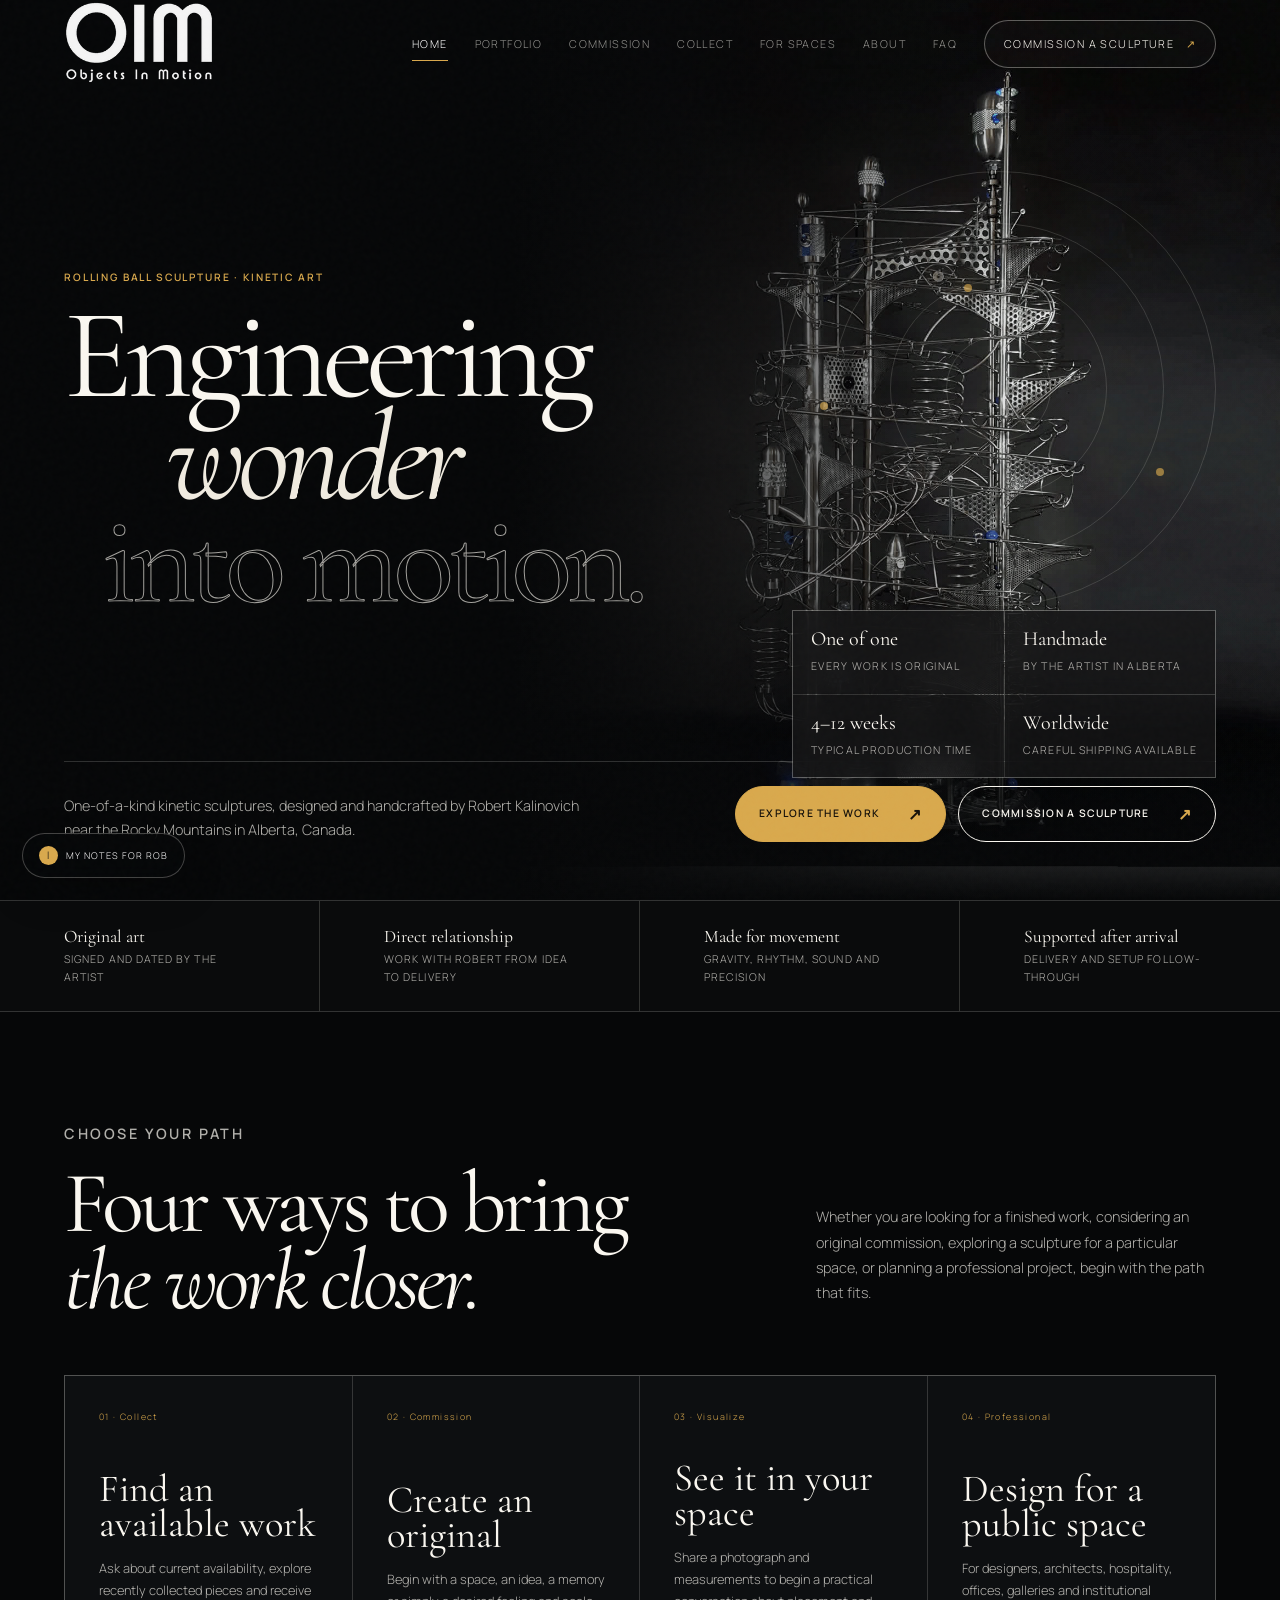
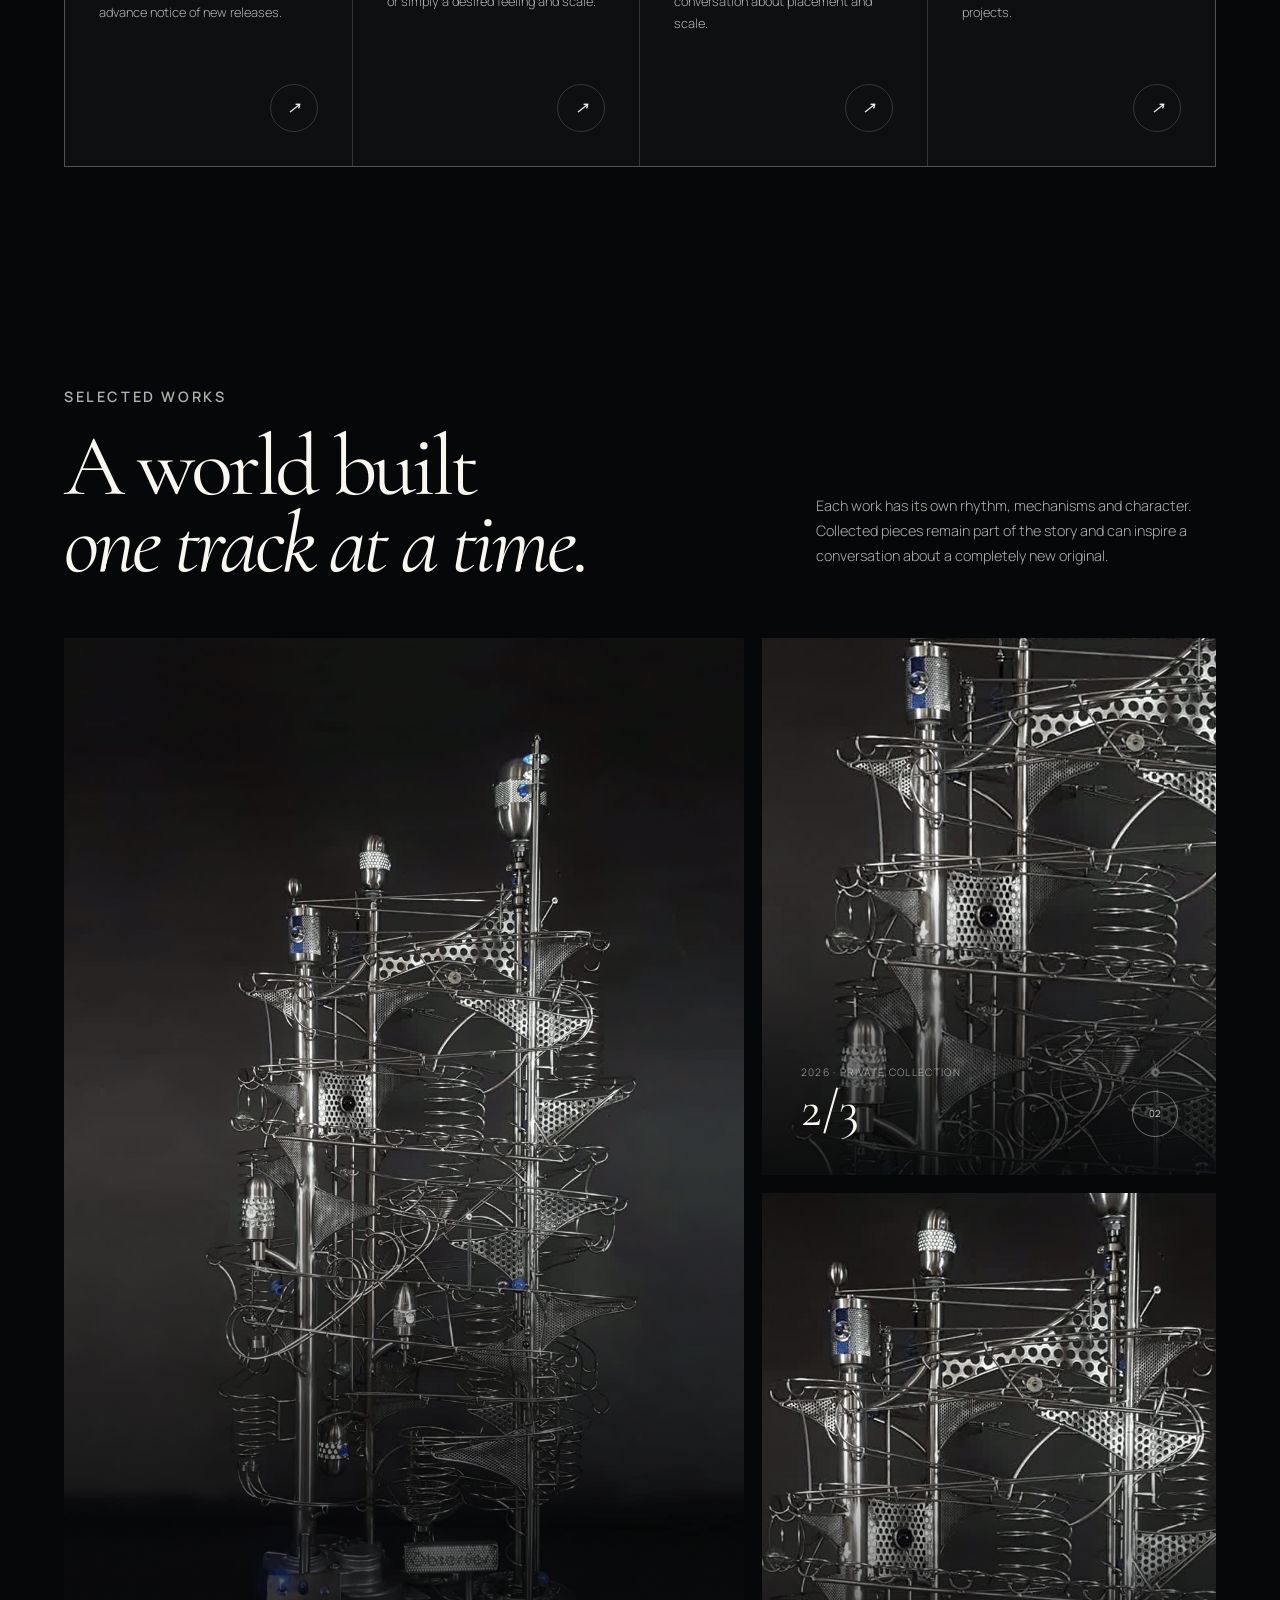
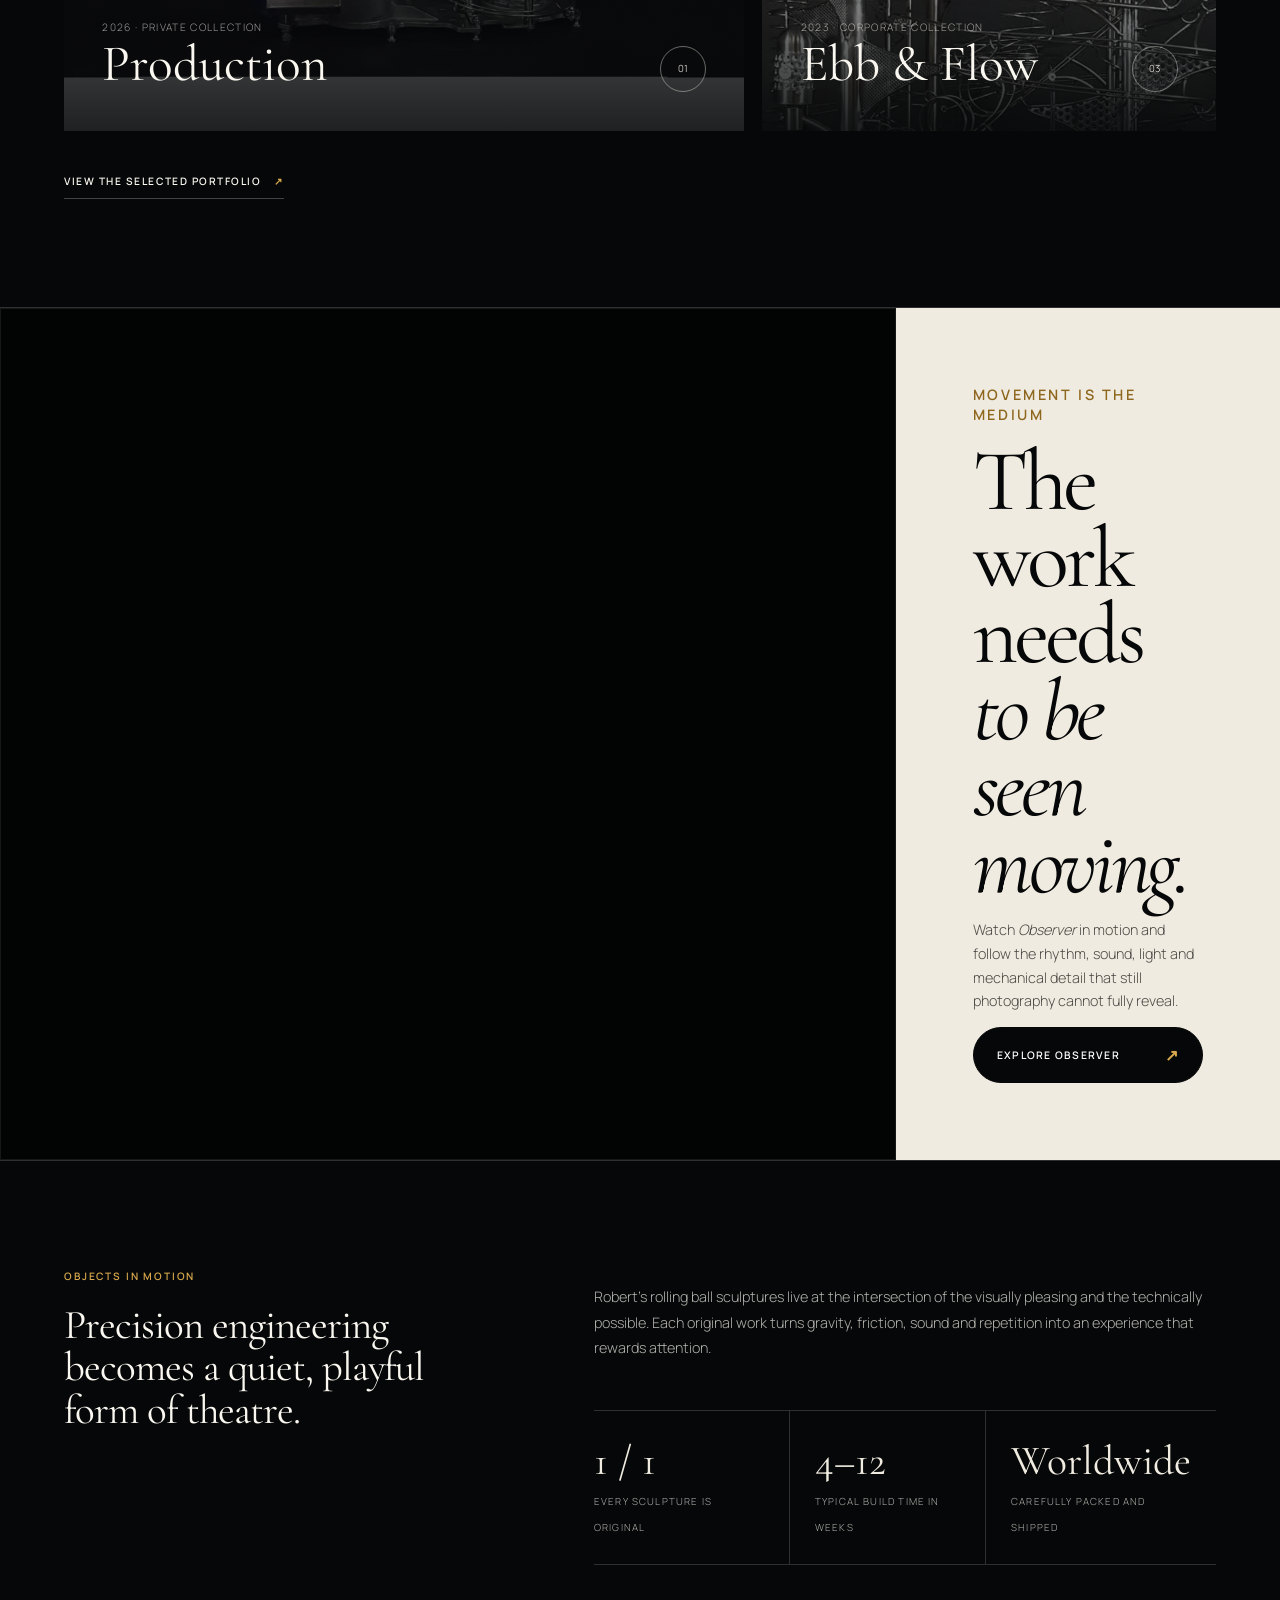
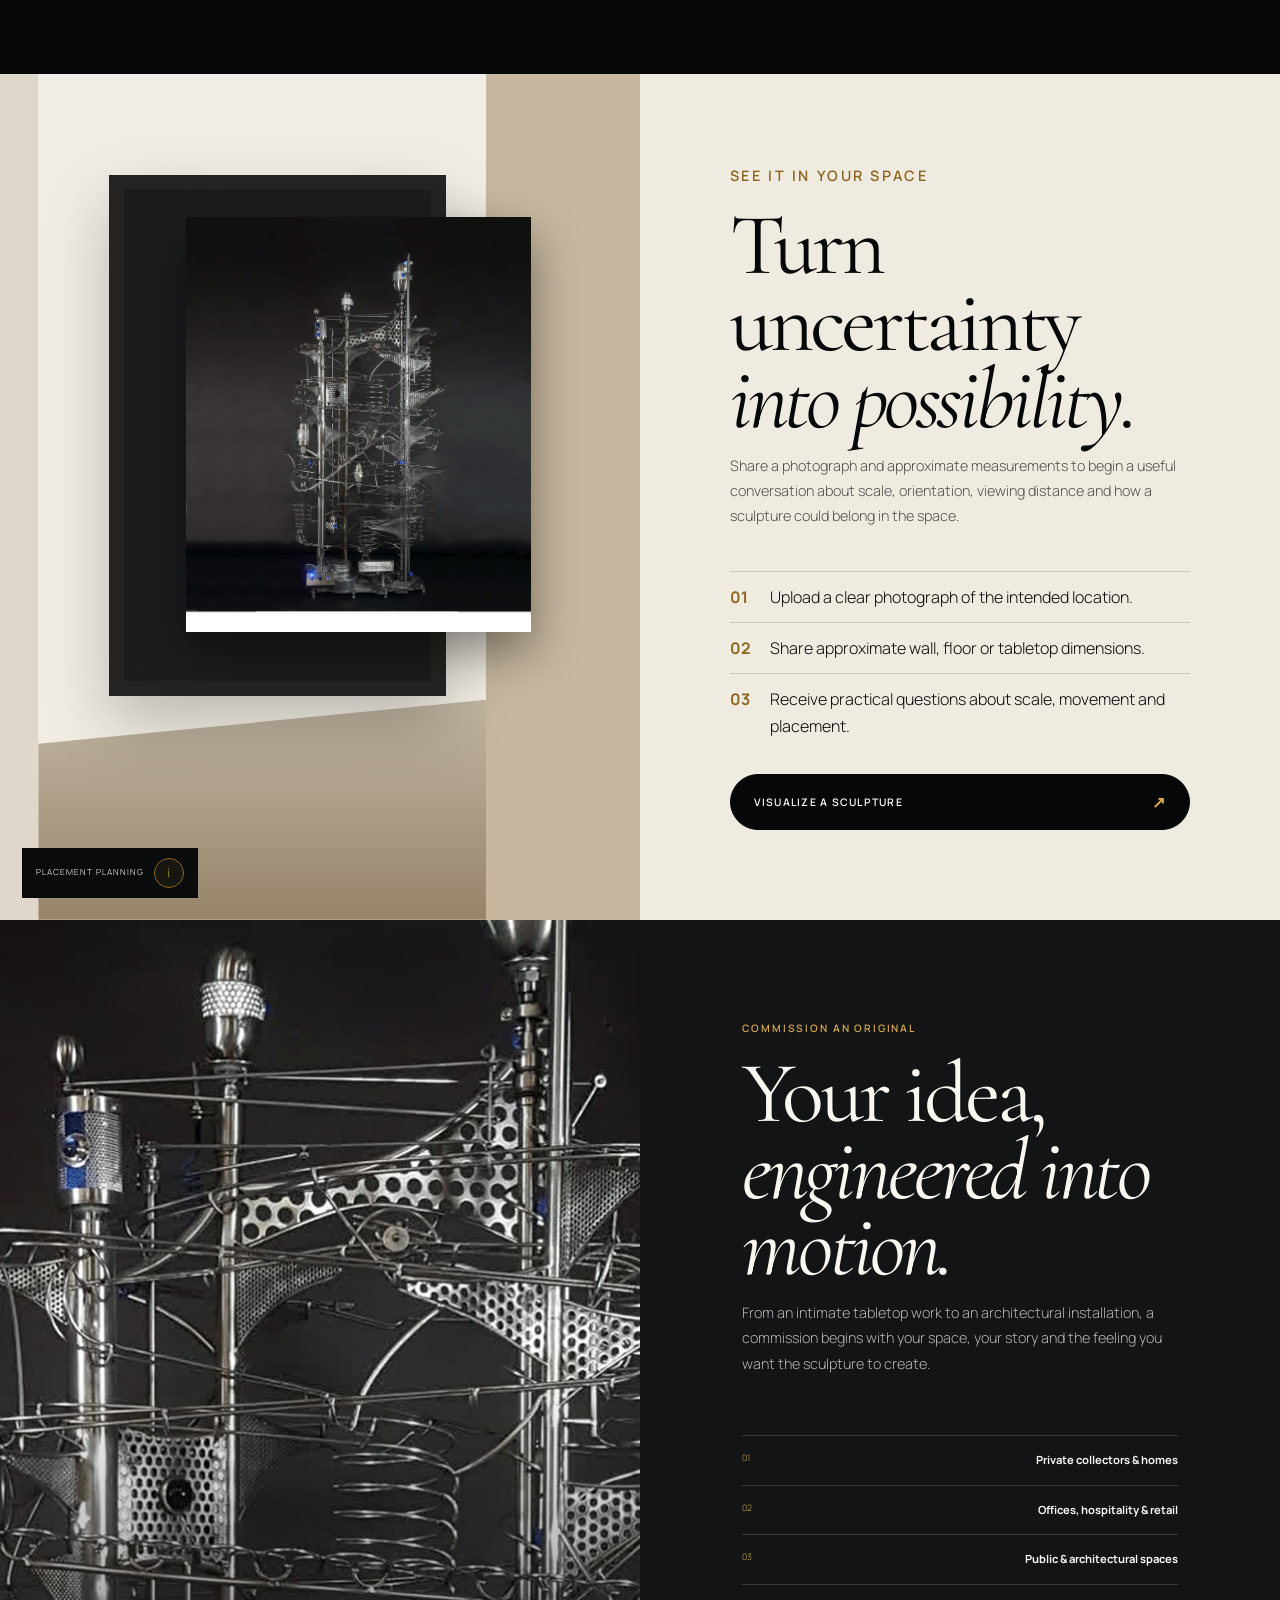
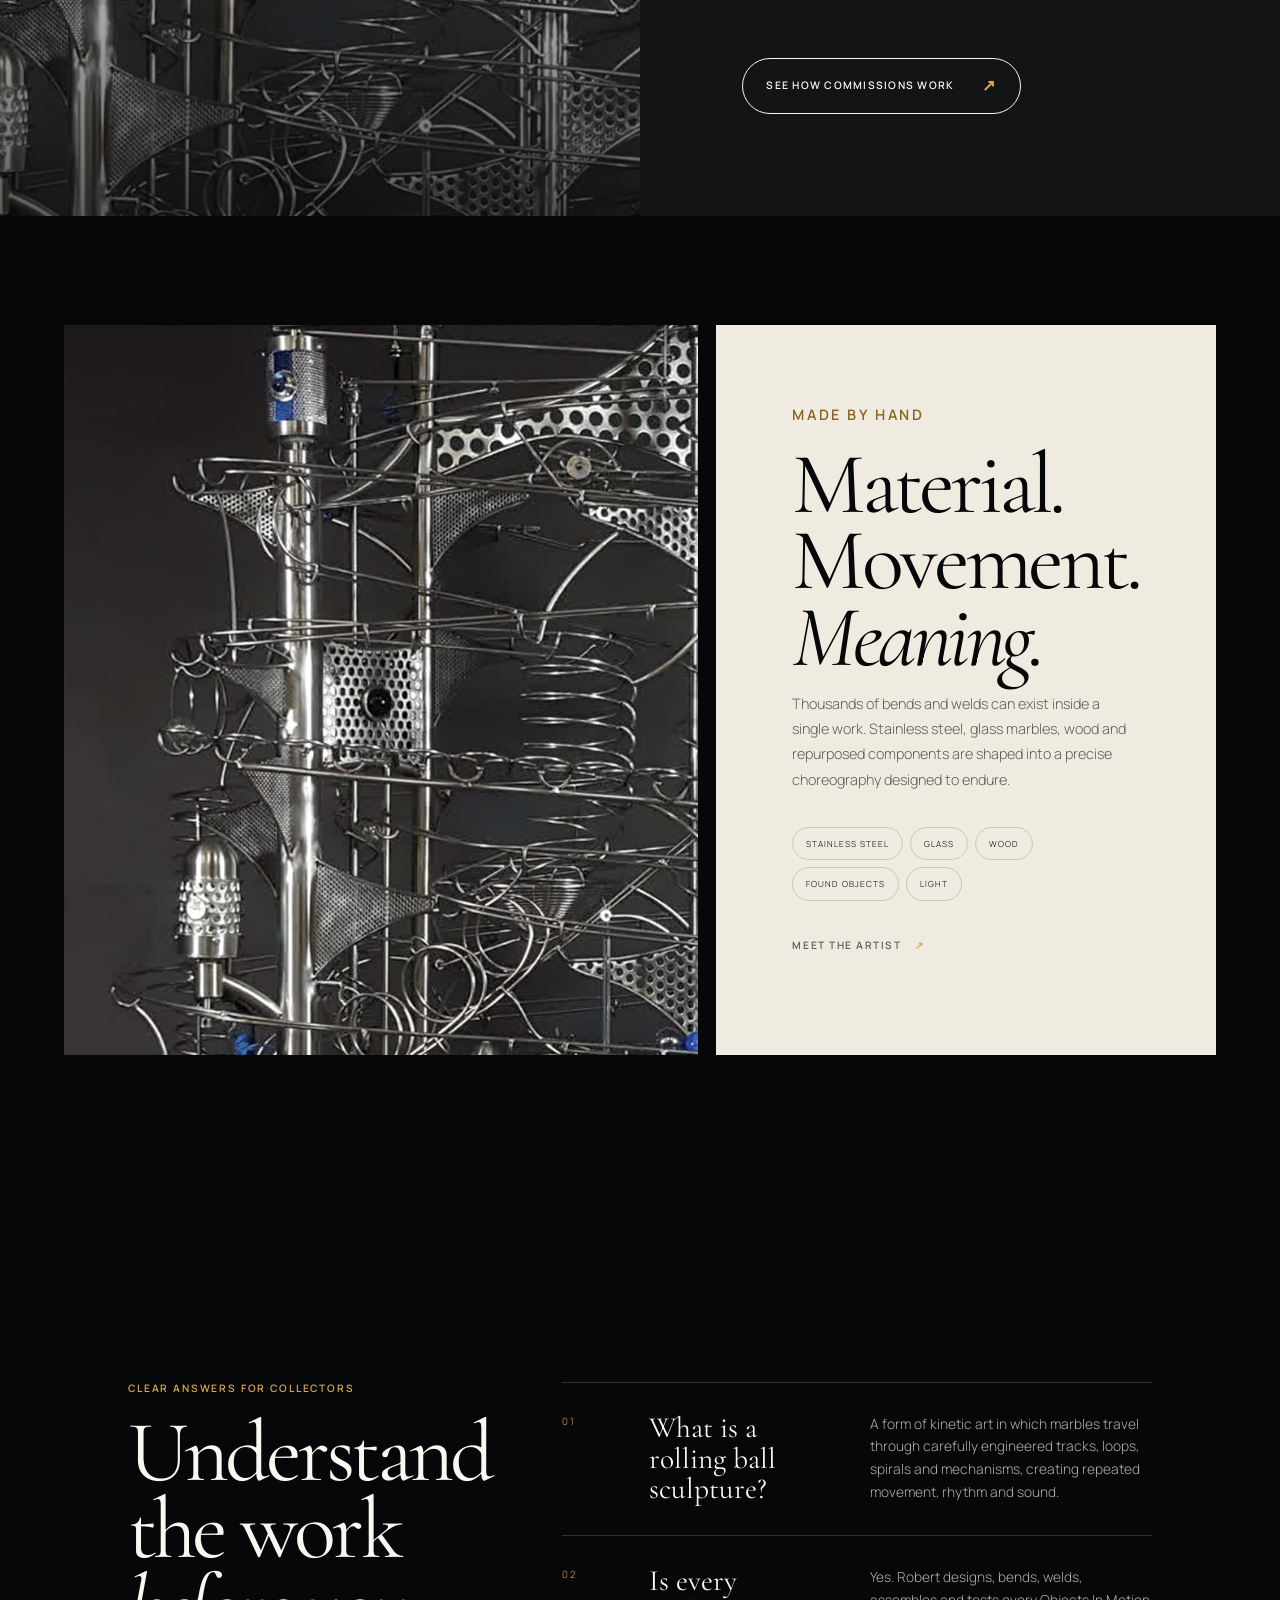
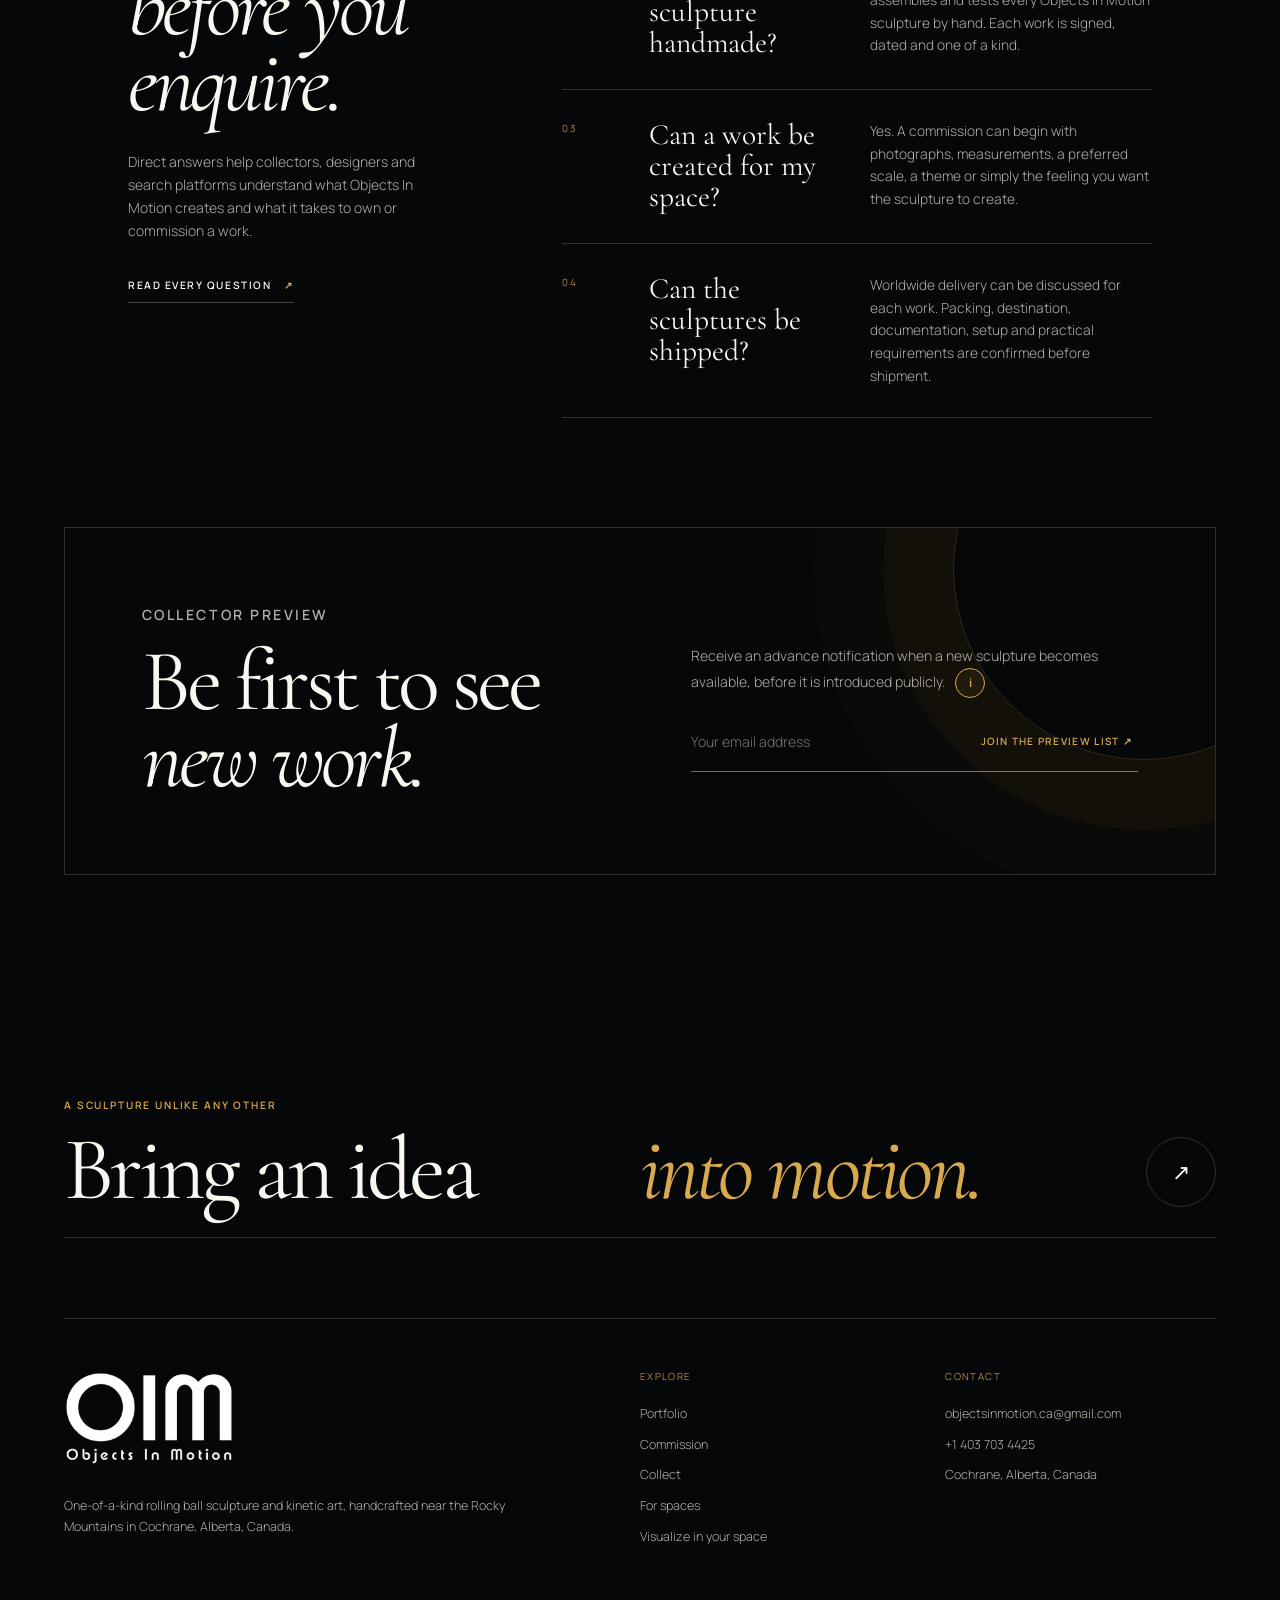
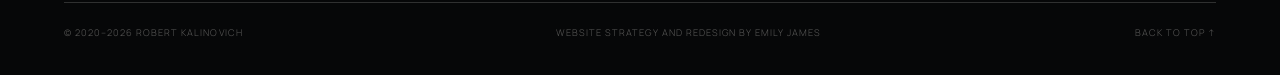
<file: index.html>
<!DOCTYPE html>

<html lang="en"><head><meta charset="utf-8"/><meta content="width=device-width,initial-scale=1" name="viewport"/><meta content="noindex,nofollow" name="robots"/><title>Rolling Ball Sculptures &amp; Kinetic Art | Objects In Motion</title><meta content="Discover one-of-a-kind rolling ball sculptures and kinetic art handcrafted by Canadian artist Robert Kalinovich in Cochrane, Alberta." name="description"/><link href="styles.css" rel="stylesheet"/><link href="https://fonts.googleapis.com" rel="preconnect"/><link crossorigin="anonymous" href="https://fonts.gstatic.com" rel="preconnect"/></head><body data-page="home"><main>
<section class="home-hero">
<div class="hero-image"><img alt="Intricate rolling ball sculpture by Objects In Motion" decoding="async" fetchpriority="high" src="assets/images/observer-hero.jpg"/></div>
<div aria-hidden="true" class="orbit-stage"><i></i><i></i><i></i><i></i><b></b><b></b><b></b></div>
<div class="hero-copy" data-reveal=""><p class="kicker">Rolling ball sculpture · kinetic art</p><h1 class="display"><span>Engineering</span><span>wonder</span><span>into motion.</span></h1></div>
<div class="hero-proof" data-reveal=""><div><strong>One of one</strong><span>Every work is original</span></div><div><strong>Handmade</strong><span>By the artist in Alberta</span></div><div><strong>4–12 weeks</strong><span>Typical production time</span></div><div><strong>Worldwide</strong><span>Careful shipping available</span></div></div>
<div class="hero-bottom" data-reveal=""><p>One-of-a-kind kinetic sculptures, designed and handcrafted by Robert Kalinovich near the Rocky Mountains in Alberta, Canada.</p><div class="hero-actions"><a class="button gold" href="portfolio.html">Explore the work <span class="arrow">↗</span></a><a class="button" href="commissions.html">Commission a sculpture <span class="arrow">↗</span></a></div></div>
</section>
<section class="trust-band"><div><strong>Original art</strong><span>Signed and dated by the artist</span></div><div><strong>Direct relationship</strong><span>Work with Robert from idea to delivery</span></div><div><strong>Made for movement</strong><span>Gravity, rhythm, sound and precision</span></div><div><strong>Supported after arrival</strong><span>Delivery and setup follow-through</span></div></section>
<section class="section"><div class="featured-head"><div data-reveal=""><p class="kicker">Choose your path</p><h2 class="section-title">Four ways to bring<br/><em>the work closer.</em></h2></div><p data-reveal="">Whether you are looking for a finished work, considering an original commission, exploring a sculpture for a particular space, or planning a professional project, begin with the path that fits.</p></div><div class="path-grid"><a class="path-card" data-reveal="" href="shop.html"><span class="num">01 · Collect</span><div><h3>Find an available work</h3><p>Ask about current availability, explore recently collected pieces and receive advance notice of new releases.</p></div><i class="circle-arrow">↗</i></a><a class="path-card" data-reveal="" href="commissions.html"><span class="num">02 · Commission</span><div><h3>Create an original</h3><p>Begin with a space, an idea, a memory or simply a desired feeling and scale.</p></div><i class="circle-arrow">↗</i></a><a class="path-card" data-reveal="" href="visualize.html"><span class="num">03 · Visualize</span><div><h3>See it in your space</h3><p>Share a photograph and measurements to begin a practical conversation about placement and scale.</p></div><i class="circle-arrow">↗</i></a><a class="path-card" data-reveal="" href="spaces.html"><span class="num">04 · Professional</span><div><h3>Design for a public space</h3><p>For designers, architects, hospitality, offices, galleries and institutional projects.</p></div><i class="circle-arrow">↗</i></a></div></section>
<section class="section"><div class="featured-head"><div data-reveal=""><p class="kicker">Selected works</p><h2 class="section-title">A world built<br/><em>one track at a time.</em></h2></div><p data-reveal="">Each work has its own rhythm, mechanisms and character. Collected pieces remain part of the story and can inspire a conversation about a completely new original.</p></div><div class="work-showcase" id="home-featured"></div><div data-reveal="" style="margin-top:35px"><a class="text-link" href="portfolio.html">View the selected portfolio <span>↗</span></a></div></section>
<section class="motion-feature"><div class="motion-screen" data-reveal=""><iframe allow="accelerometer; autoplay; clipboard-write; encrypted-media; gyroscope; picture-in-picture" allowfullscreen="" loading="lazy" src="https://www.youtube-nocookie.com/embed/3TQCL_8y70Y?rel=0&amp;modestbranding=1" title="Observer rolling ball sculpture in motion"></iframe></div><div class="motion-copy" data-reveal=""><p class="kicker">Movement is the medium</p><h2 class="section-title">The work needs<br/><em>to be seen moving.</em></h2><p>Watch <em>Observer</em> in motion and follow the rhythm, sound, light and mechanical detail that still photography cannot fully reveal.</p><a class="button dark" href="artwork.html?id=observer">Explore Observer <span class="arrow">↗</span></a></div></section>
<section class="section intro-grid"><div data-reveal=""><p class="kicker">Objects in motion</p><h2 class="body-large">Precision engineering becomes a quiet, playful form of theatre.</h2></div><div class="intro-copy" data-reveal=""><p>Robert’s rolling ball sculptures live at the intersection of the visually pleasing and the technically possible. Each original work turns gravity, friction, sound and repetition into an experience that rewards attention.</p><div class="fact-row"><div class="fact"><strong>1 / 1</strong><span>Every sculpture is original</span></div><div class="fact"><strong>4–12</strong><span>Typical build time in weeks</span></div><div class="fact"><strong>Worldwide</strong><span>Carefully packed and shipped</span></div></div></div></section>
<section class="visualize-panel"><div class="visualize-scene" data-reveal=""><img alt="Observer rolling ball sculpture used for placement planning" decoding="async" loading="lazy" src="assets/images/observer-hero.jpg"/><span class="scene-label">Placement planning <button class="review-note" data-note="Rob, this artwork image introduces the placement pathway; it is not shown as a completed client installation. Visitors can upload their own room photograph in the working placement study, and the Wix Studio version will store the image securely with their measurements." type="button">i</button></span></div><div class="visualize-copy" data-reveal=""><p class="kicker">See it in your space</p><h2 class="section-title">Turn uncertainty<br/><em>into possibility.</em></h2><p>Share a photograph and approximate measurements to begin a useful conversation about scale, orientation, viewing distance and how a sculpture could belong in the space.</p><div class="bullet-checks"><div><b>01</b><span>Upload a clear photograph of the intended location.</span></div><div><b>02</b><span>Share approximate wall, floor or tabletop dimensions.</span></div><div><b>03</b><span>Receive practical questions about scale, movement and placement.</span></div></div><a class="button dark" href="visualize.html">Visualize a sculpture <span class="arrow">↗</span></a></div></section>
<section class="commission-home"><div class="commission-home-media"><img alt="Close view of a hand-built kinetic sculpture" decoding="async" loading="lazy" src="assets/images/hero-wide.jpg"/></div><div class="commission-home-copy" data-reveal=""><p class="kicker">Commission an original</p><h2 class="section-title">Your idea,<br/><em>engineered into motion.</em></h2><p>From an intimate tabletop work to an architectural installation, a commission begins with your space, your story and the feeling you want the sculpture to create.</p><div class="audience-list"><div><span>01</span><strong>Private collectors &amp; homes</strong></div><div><span>02</span><strong>Offices, hospitality &amp; retail</strong></div><div><span>03</span><strong>Public &amp; architectural spaces</strong></div></div><a class="button" href="commissions.html">See how commissions work <span class="arrow">↗</span></a></div></section>
<section class="section"><div class="studio-strip"><div class="studio-image" data-reveal=""><img alt="Detailed stainless steel track and mechanisms" decoding="async" loading="lazy" src="assets/images/detail-track.jpg"/></div><div class="studio-copy" data-reveal=""><div><p class="kicker">Made by hand</p><h2 class="section-title">Material.<br/>Movement.<br/><em>Meaning.</em></h2></div><div><p>Thousands of bends and welds can exist inside a single work. Stainless steel, glass marbles, wood and repurposed components are shaped into a precise choreography designed to endure.</p><div class="material-tags"><span>Stainless steel</span><span>Glass</span><span>Wood</span><span>Found objects</span><span>Light</span></div><p style="margin-top:30px"><a class="text-link" href="about.html">Meet the artist <span>↗</span></a></p></div></div></div></section>
<section class="section"><section aria-labelledby="answers-title" class="section answer-section">
<div class="answer-heading" data-reveal="">
<p class="kicker">Clear answers for collectors</p>
<h2 class="section-title" id="answers-title">Understand the work<br/><em>before you enquire.</em></h2>
<p>Direct answers help collectors, designers and search platforms understand what Objects In Motion creates and what it takes to own or commission a work.</p>
<a class="text-link" href="faq.html">Read every question <span>↗</span></a>
</div>
<div class="answer-grid">
<article data-reveal=""><span>01</span><h3>What is a rolling ball sculpture?</h3><p>A form of kinetic art in which marbles travel through carefully engineered tracks, loops, spirals and mechanisms, creating repeated movement, rhythm and sound.</p></article>
<article data-reveal=""><span>02</span><h3>Is every sculpture handmade?</h3><p>Yes. Robert designs, bends, welds, assembles and tests every Objects In Motion sculpture by hand. Each work is signed, dated and one of a kind.</p></article>
<article data-reveal=""><span>03</span><h3>Can a work be created for my space?</h3><p>Yes. A commission can begin with photographs, measurements, a preferred scale, a theme or simply the feeling you want the sculpture to create.</p></article>
<article data-reveal=""><span>04</span><h3>Can the sculptures be shipped?</h3><p>Worldwide delivery can be discussed for each work. Packing, destination, documentation, setup and practical requirements are confirmed before shipment.</p></article>
</div>
</section><div class="collector-panel" data-reveal=""><div><p class="kicker">Collector preview</p><h2 class="section-title">Be first to see<br/><em>new work.</em></h2></div><div><p>Receive an advance notification when a new sculpture becomes available, before it is introduced publicly. <button class="review-note" data-note="This review version works from the front end by creating a pre-addressed email and saving the entry in the browser. In Wix Studio, I will connect it directly to Wix Contacts and send a branded confirmation automatically." type="button">i</button></p><form class="inline-form" data-form-type="collector"><input aria-label="Email address" name="email" placeholder="Your email address" required="" type="email"/><button type="submit">Join the preview list ↗</button><p aria-live="polite" class="form-note"></p></form></div></div></section>
</main>
<script src="data.js"></script><script>
const featured=['production','two-thirds','ebb-flow'];const target=document.getElementById('home-featured');target.innerHTML=featured.map((id,i)=>{const w=OIM_WORKS.find(x=>x.id===id);return `<a class="work-card" href="artwork.html?id=${w.id}" data-reveal><img src="${w.image}" data-fallback="${w.fallback}" alt="${w.title} rolling ball sculpture"><div class="work-info"><div><p>${w.year} · ${w.status}</p><h3>${w.title}</h3></div><span class="work-index">0${i+1}</span></div></a>`}).join('');</script><script src="seo.js"></script><script src="site.js"></script></body></html>
</file>
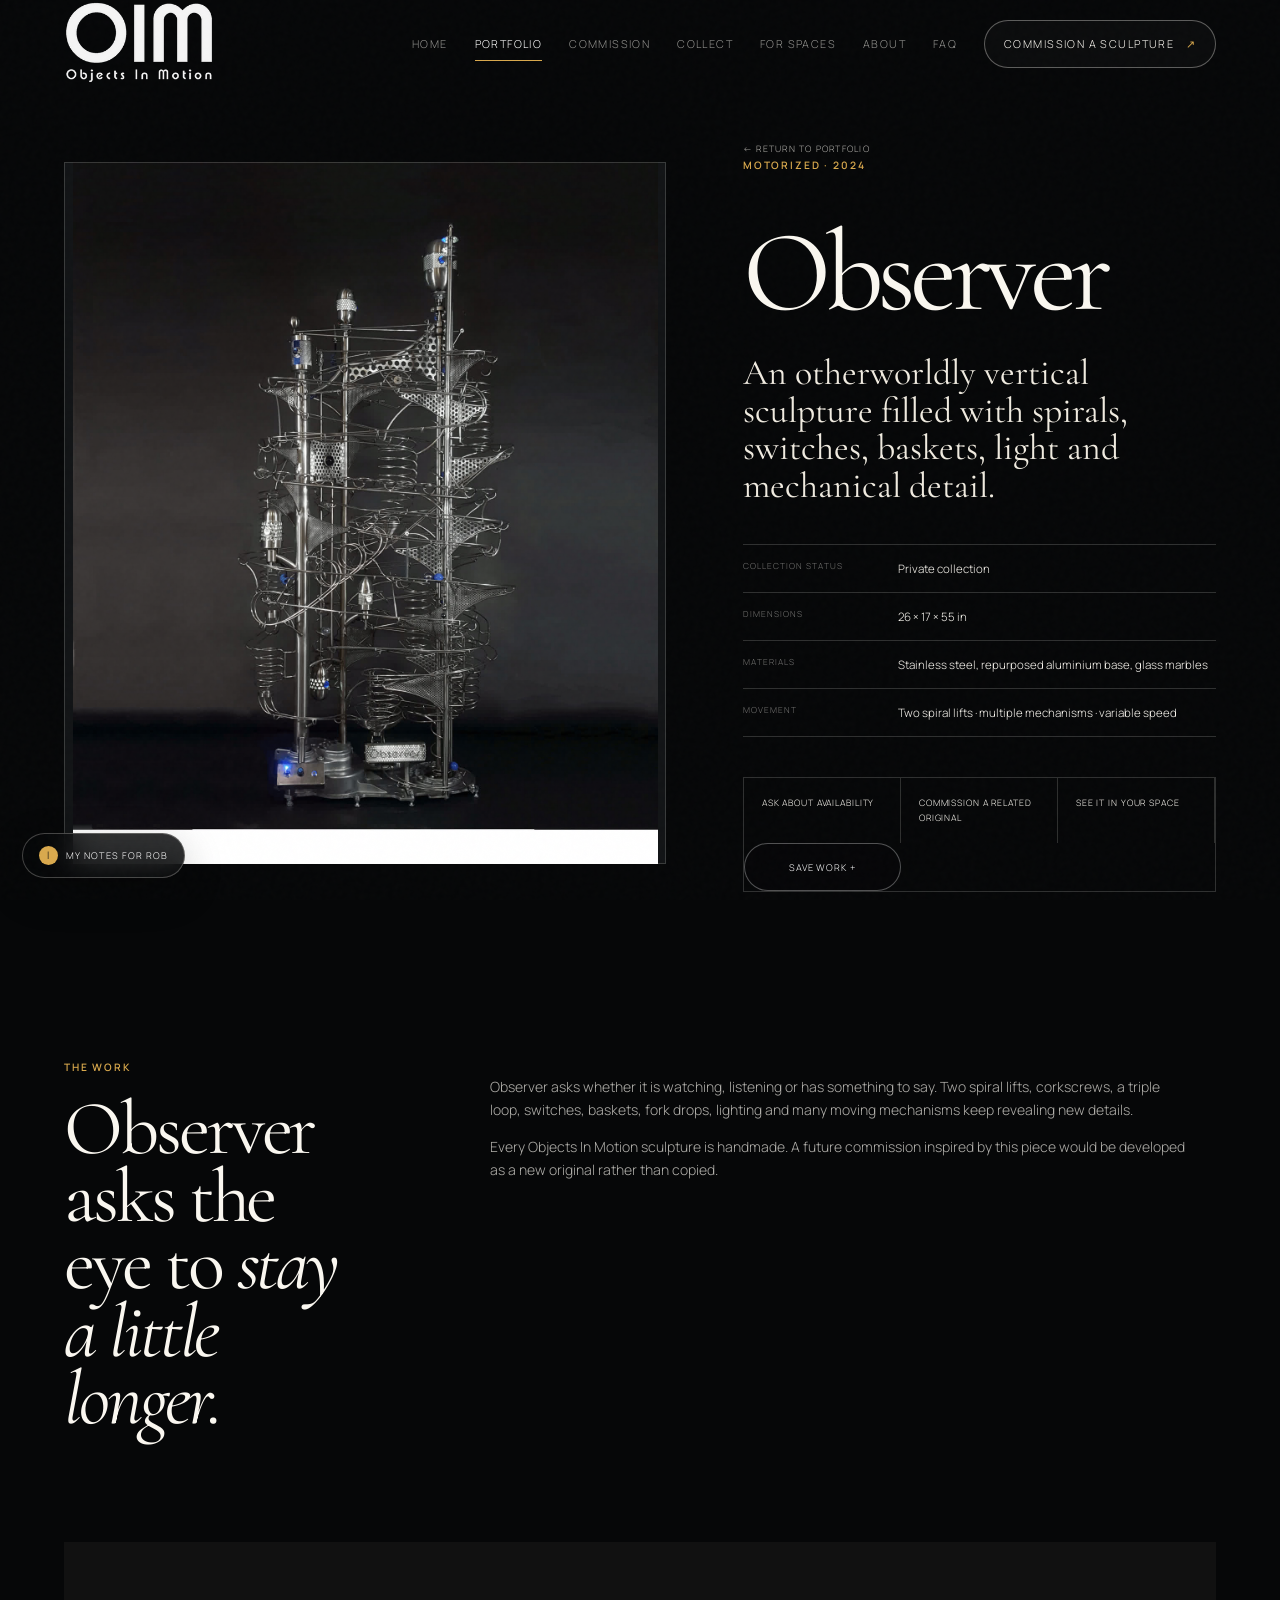
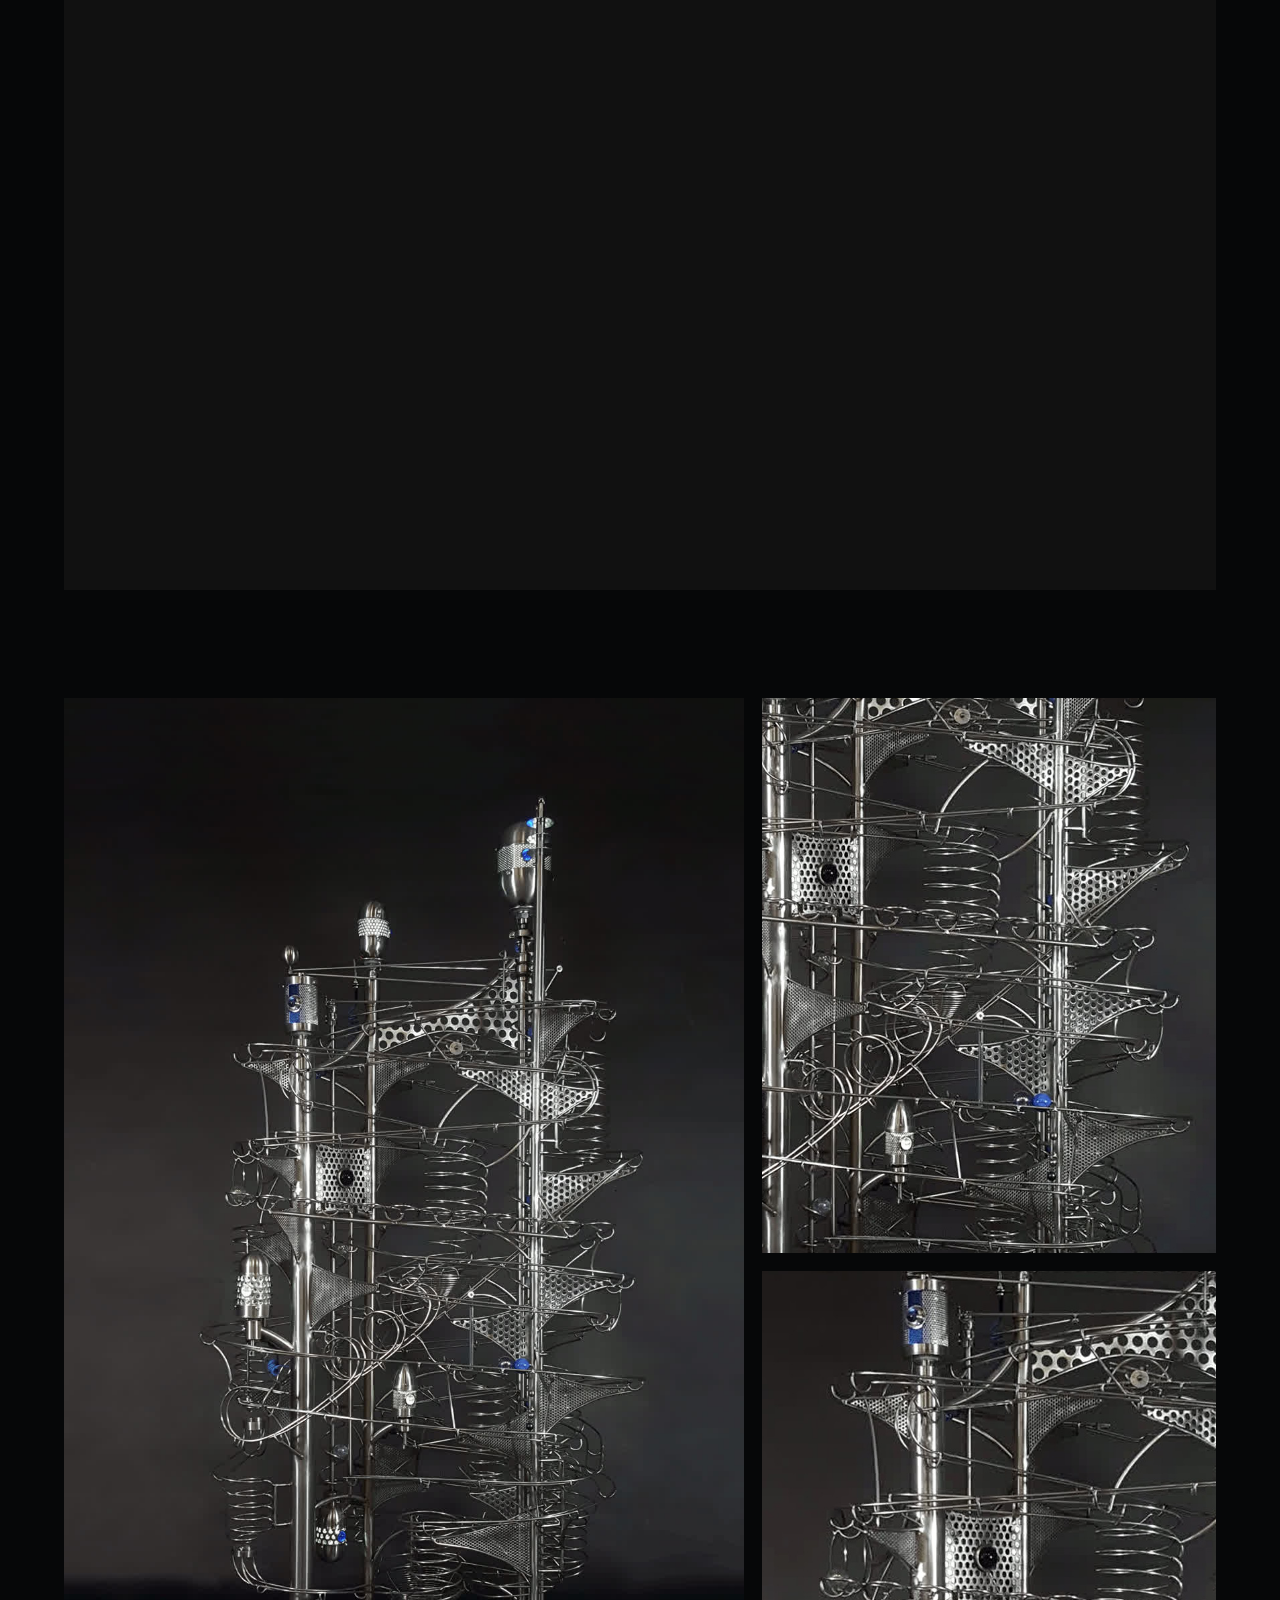
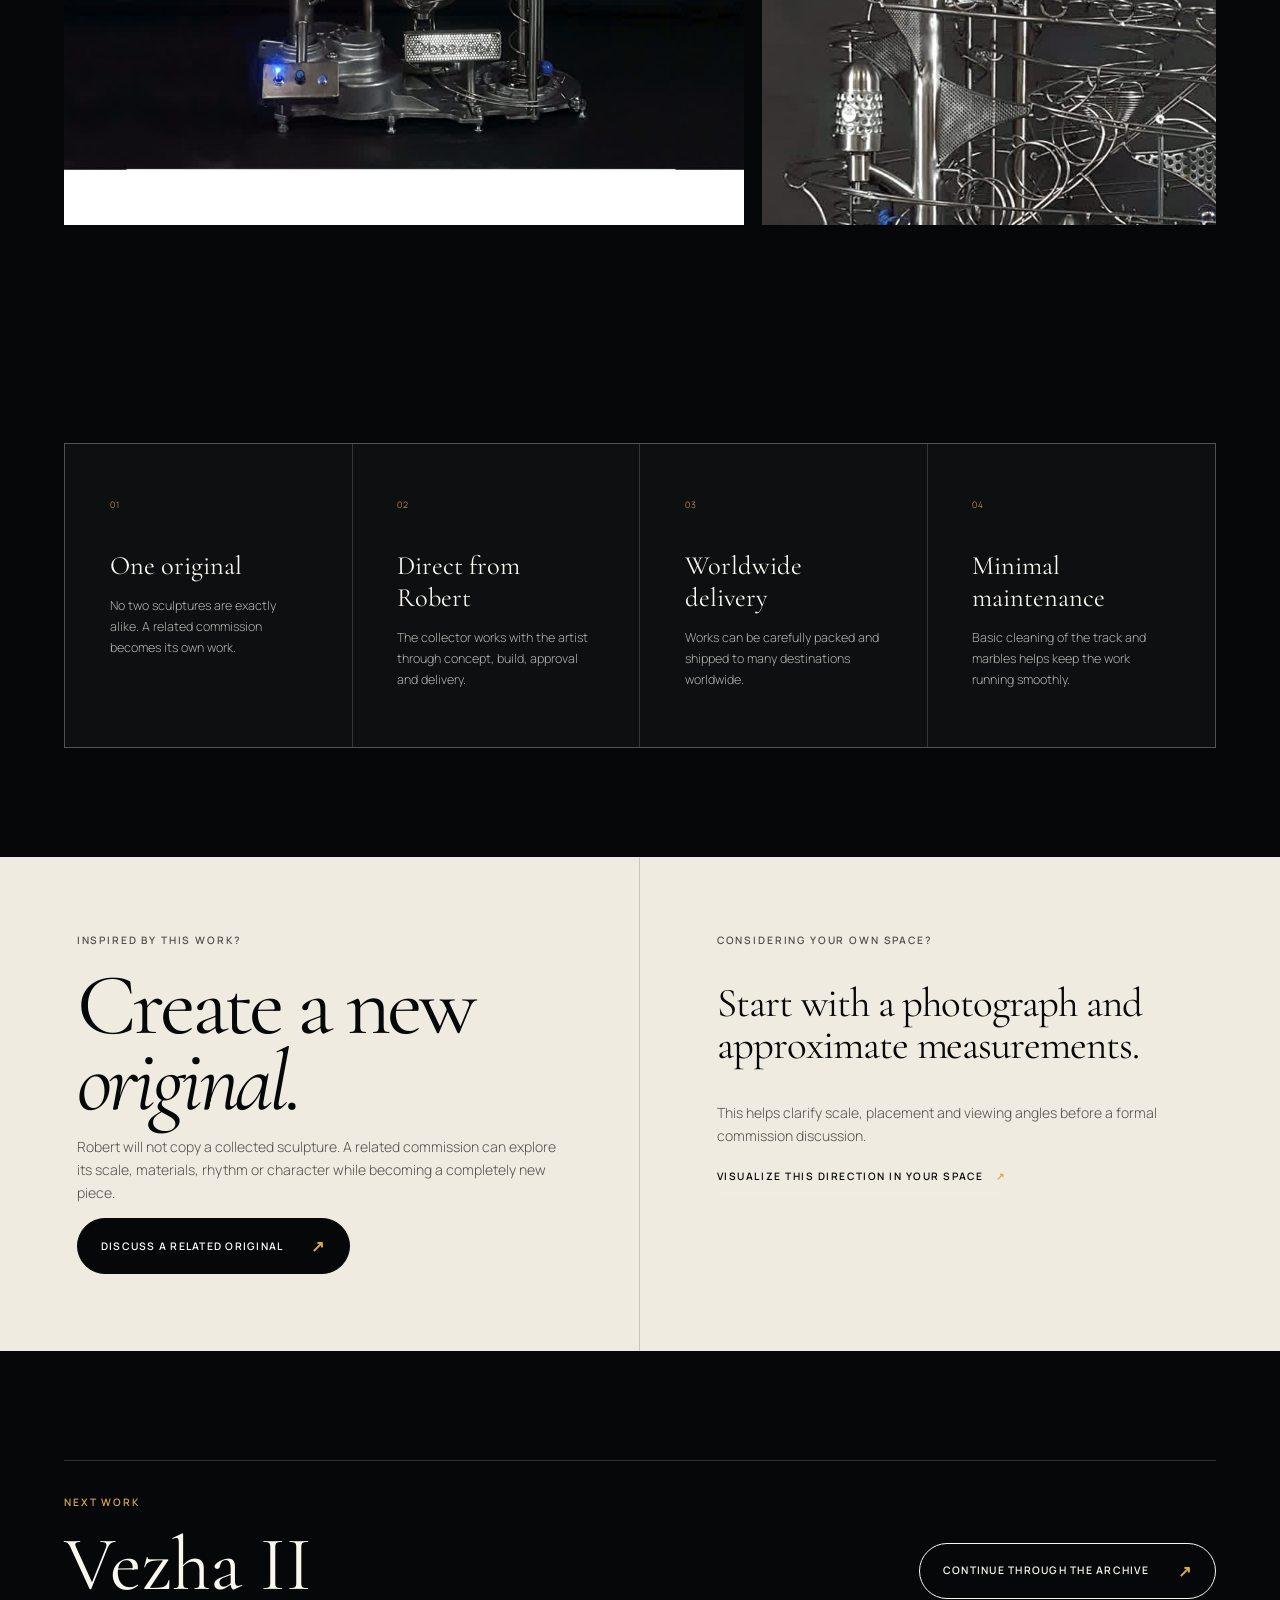
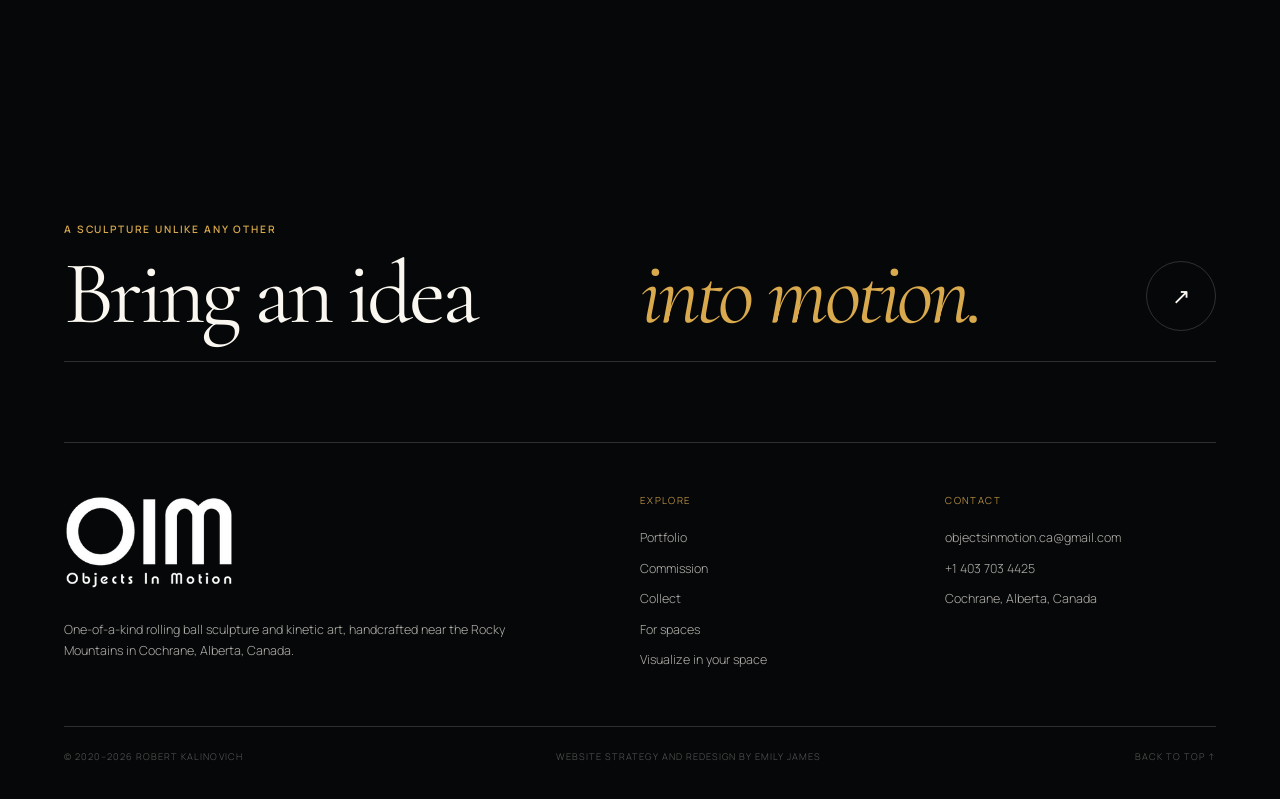
<file: artwork.html>
<!DOCTYPE html>
<html lang="en"><head><meta charset="utf-8"/><meta content="width=device-width,initial-scale=1" name="viewport"/><meta content="noindex,nofollow" name="robots"/><title>Rolling Ball Sculpture Artwork | Objects In Motion</title><meta content="View the movement, materials, dimensions and story behind a one-of-a-kind rolling ball sculpture by Robert Kalinovich." name="description"/><link href="styles.css" rel="stylesheet"/><link href="https://fonts.googleapis.com" rel="preconnect"/><link crossorigin="anonymous" href="https://fonts.gstatic.com" rel="preconnect"/></head><body data-page="portfolio"><main><div id="artwork-main"></div></main><script src="data.js"></script><script>
const params=new URLSearchParams(location.search);const id=params.get('id')||'observer';const w=OIM_WORKS.find(x=>x.id===id)||OIM_WORKS[0];const idx=OIM_WORKS.indexOf(w);const next=OIM_WORKS[(idx+1)%OIM_WORKS.length];document.title=`${w.title} — Objects In Motion`;const g=[w.fallback,'assets/images/detail-blue.jpg','assets/images/detail-track.jpg'];const price=w.lastPrice?`<div><dt>Last publicly listed price</dt><dd>${w.lastPrice} <button class="review-note" type="button" data-note="This is the last price publicly shown on Robert’s current shop for this sold work. It is historical context, not a current offer.">i</button></dd></div>`:'';
document.getElementById('artwork-main').innerHTML=`
<section class="artwork-hero"><div class="artwork-media" data-reveal><img src="${w.image}" data-fallback="${w.fallback}" alt="${w.title} rolling ball sculpture"></div><div class="artwork-meta" data-reveal><a class="back" href="portfolio.html">← Return to portfolio</a><p class="kicker">${w.category}${w.year?' · '+w.year:''}</p><h1>${w.title}</h1><p class="lead">${w.summary}</p><dl class="spec-list"><div><dt>Collection status</dt><dd>${w.status}</dd></div><div><dt>Dimensions</dt><dd>${w.size}</dd></div><div><dt>Materials</dt><dd>${w.materials}</dd></div><div><dt>Movement</dt><dd>${w.tracks}</dd></div>${price}</dl><div class="buying-bar"><a href="contact.html?reason=availability">Ask about availability</a><a href="commissions.html#enquire">Commission a related original</a><a href="visualize.html?work=${w.id}">See it in your space</a><button class="save-work-button" type="button" data-save-id="${w.id}" aria-pressed="false"><span data-save-label>Save work</span> +</button></div></div></section>
<section class="section artwork-story"><div><p class="kicker">The work</p><blockquote>${w.title} asks the eye to <em>stay a little longer.</em></blockquote></div><div class="artwork-story-copy"><p>${w.story}</p><p>Every Objects In Motion sculpture is handmade. A future commission inspired by this piece would be developed as a new original rather than copied.</p></div></section>
${w.video?`<section class="video-block" data-reveal><div class="video-frame"><iframe src="https://www.youtube-nocookie.com/embed/${w.video}?rel=0&modestbranding=1" title="${w.title} video" allow="accelerometer; autoplay; clipboard-write; encrypted-media; gyroscope; picture-in-picture" allowfullscreen></iframe></div></section>`:''}
<section class="section"><div class="artwork-gallery"><div class="gallery-image" data-reveal><img src="${g[0]}" alt="${w.title} detail"></div><div class="gallery-stack"><div class="gallery-image" data-reveal><img src="${g[1]}" alt="Stainless steel and marble detail"></div><div class="gallery-image" data-reveal><img src="${g[2]}" alt="Handcrafted track detail"></div></div></div></section>
<section class="section"><div class="assurance-grid"><article class="assurance-card" data-reveal><span>01</span><h3>One original</h3><p>No two sculptures are exactly alike. A related commission becomes its own work.</p></article><article class="assurance-card" data-reveal><span>02</span><h3>Direct from Robert</h3><p>The collector works with the artist through concept, build, approval and delivery.</p></article><article class="assurance-card" data-reveal><span>03</span><h3>Worldwide delivery</h3><p>Works can be carefully packed and shipped to many destinations worldwide.</p></article><article class="assurance-card" data-reveal><span>04</span><h3>Minimal maintenance</h3><p>Basic cleaning of the track and marbles helps keep the work running smoothly.</p></article></div></section>
<section class="acquire-panel"><div data-reveal><p class="kicker">Inspired by this work?</p><h2 class="section-title">Create a new<br><em>original.</em></h2><p>Robert will not copy a collected sculpture. A related commission can explore its scale, materials, rhythm or character while becoming a completely new piece.</p><a class="button dark" href="commissions.html#enquire">Discuss a related original <span class="arrow">↗</span></a></div><div data-reveal><p class="kicker">Considering your own space?</p><h2 class="body-large">Start with a photograph and approximate measurements.</h2><p>This helps clarify scale, placement and viewing angles before a formal commission discussion.</p><a class="text-link" href="visualize.html?work=${w.id}">Visualize this direction in your space <span>↗</span></a></div></section>
<section class="section"><a class="next-work" href="artwork.html?id=${next.id}"><div><p class="kicker">Next work</p><strong>${next.title}</strong></div><span class="button">Continue through the archive <span class="arrow">↗</span></span></a></section>`;
</script><script src="seo.js"></script><script src="site.js"></script></body></html>
</file>
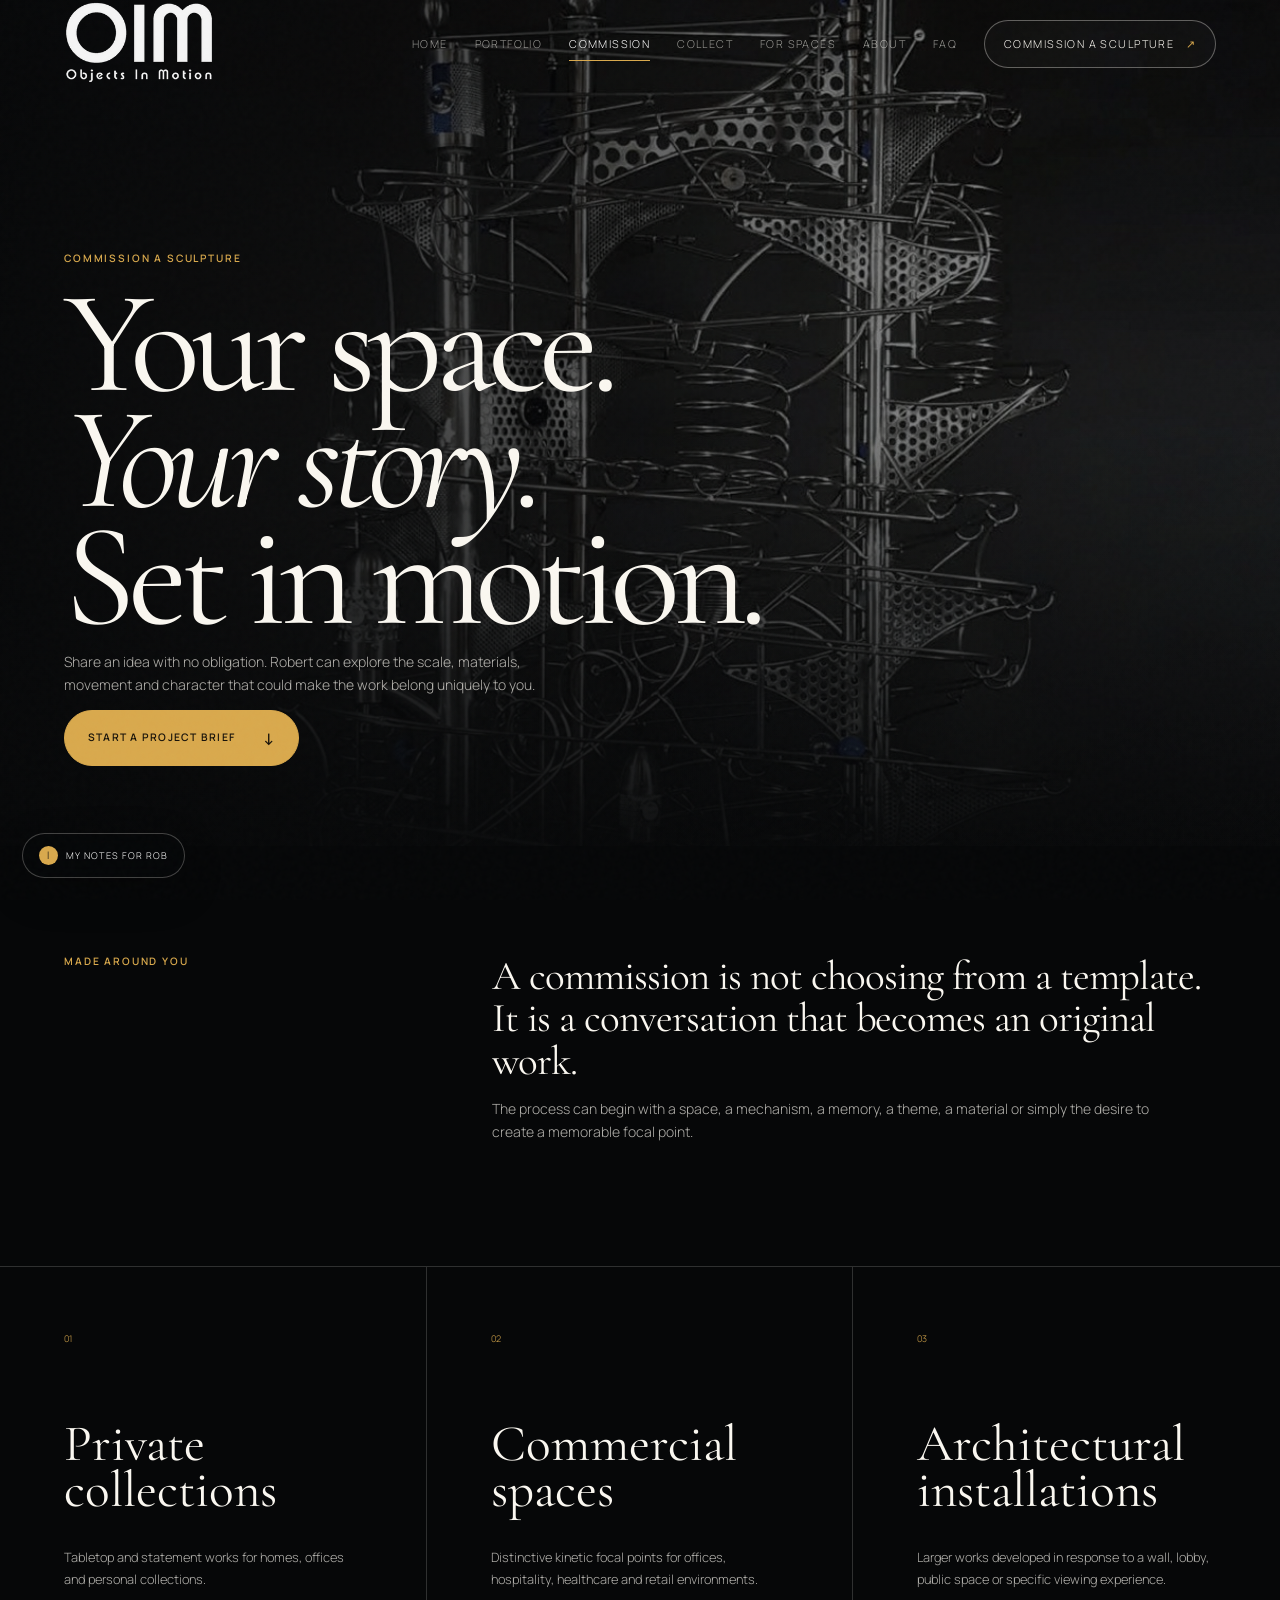
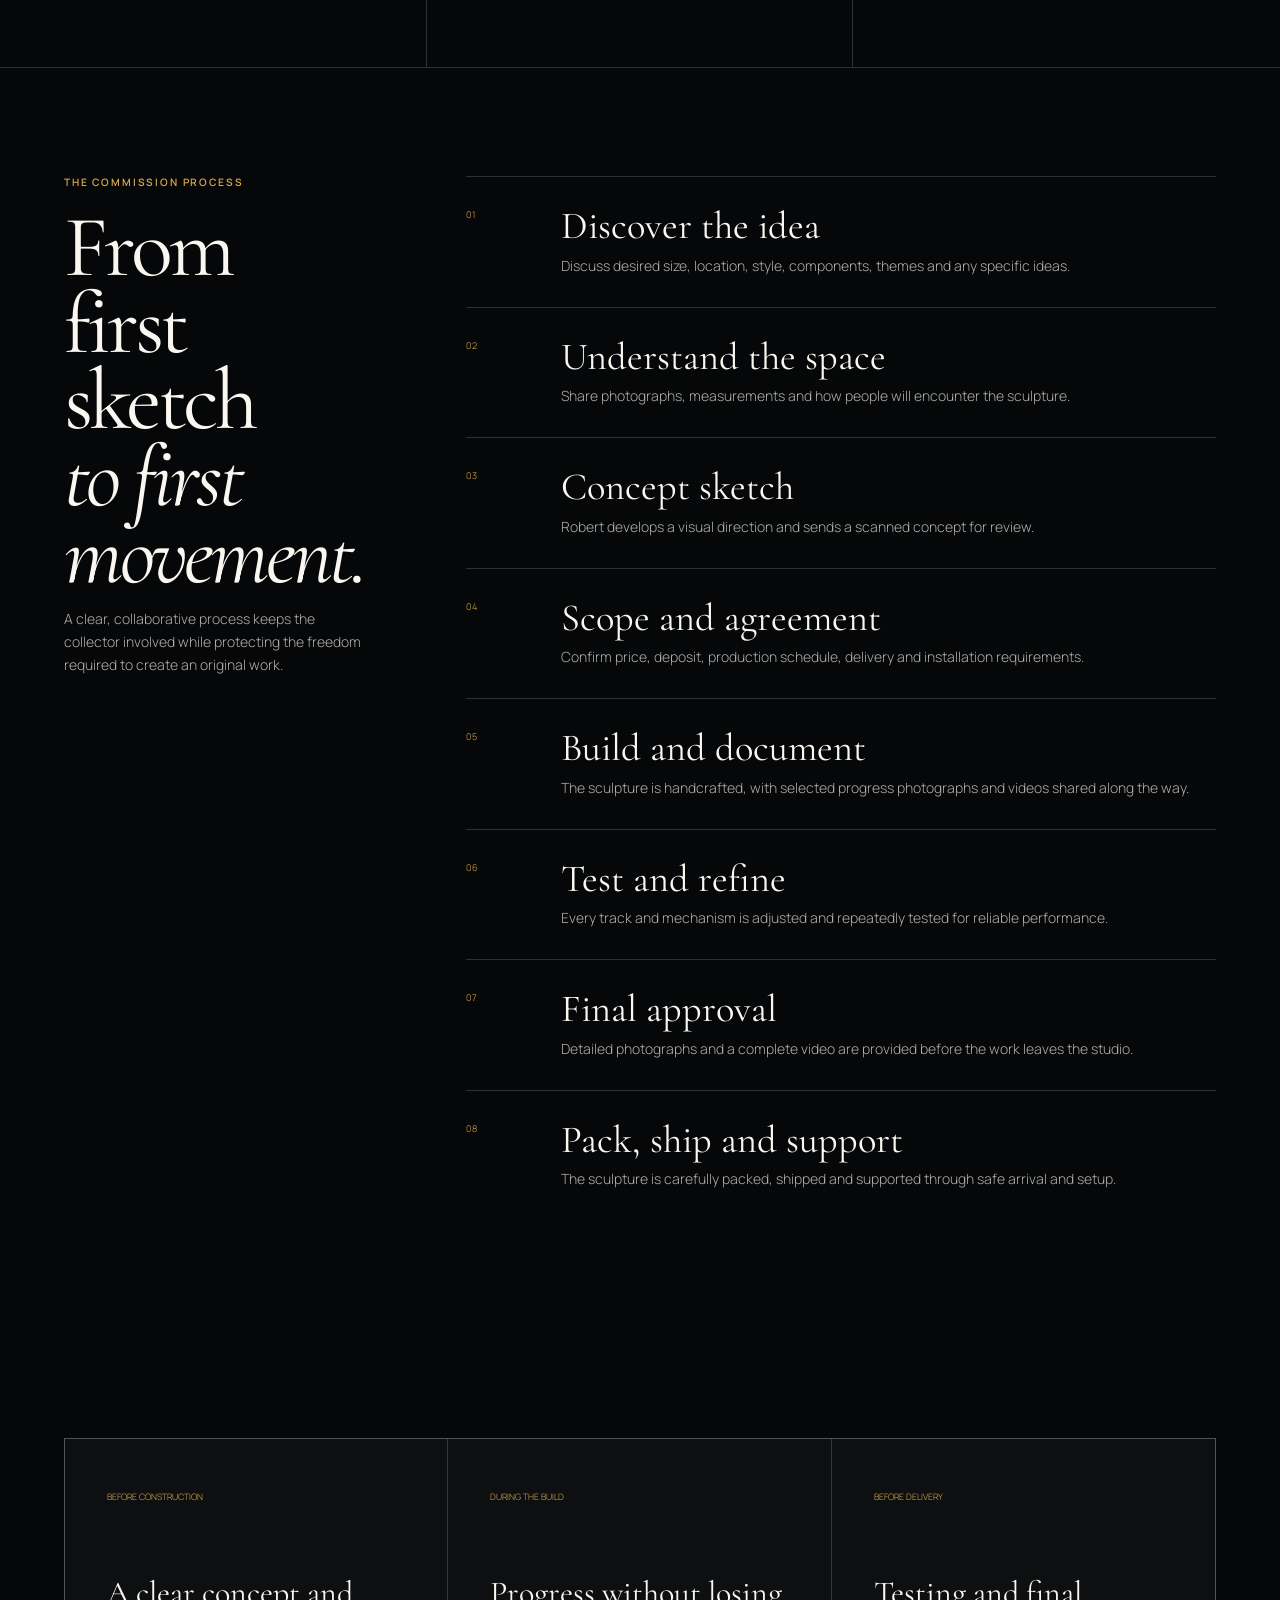
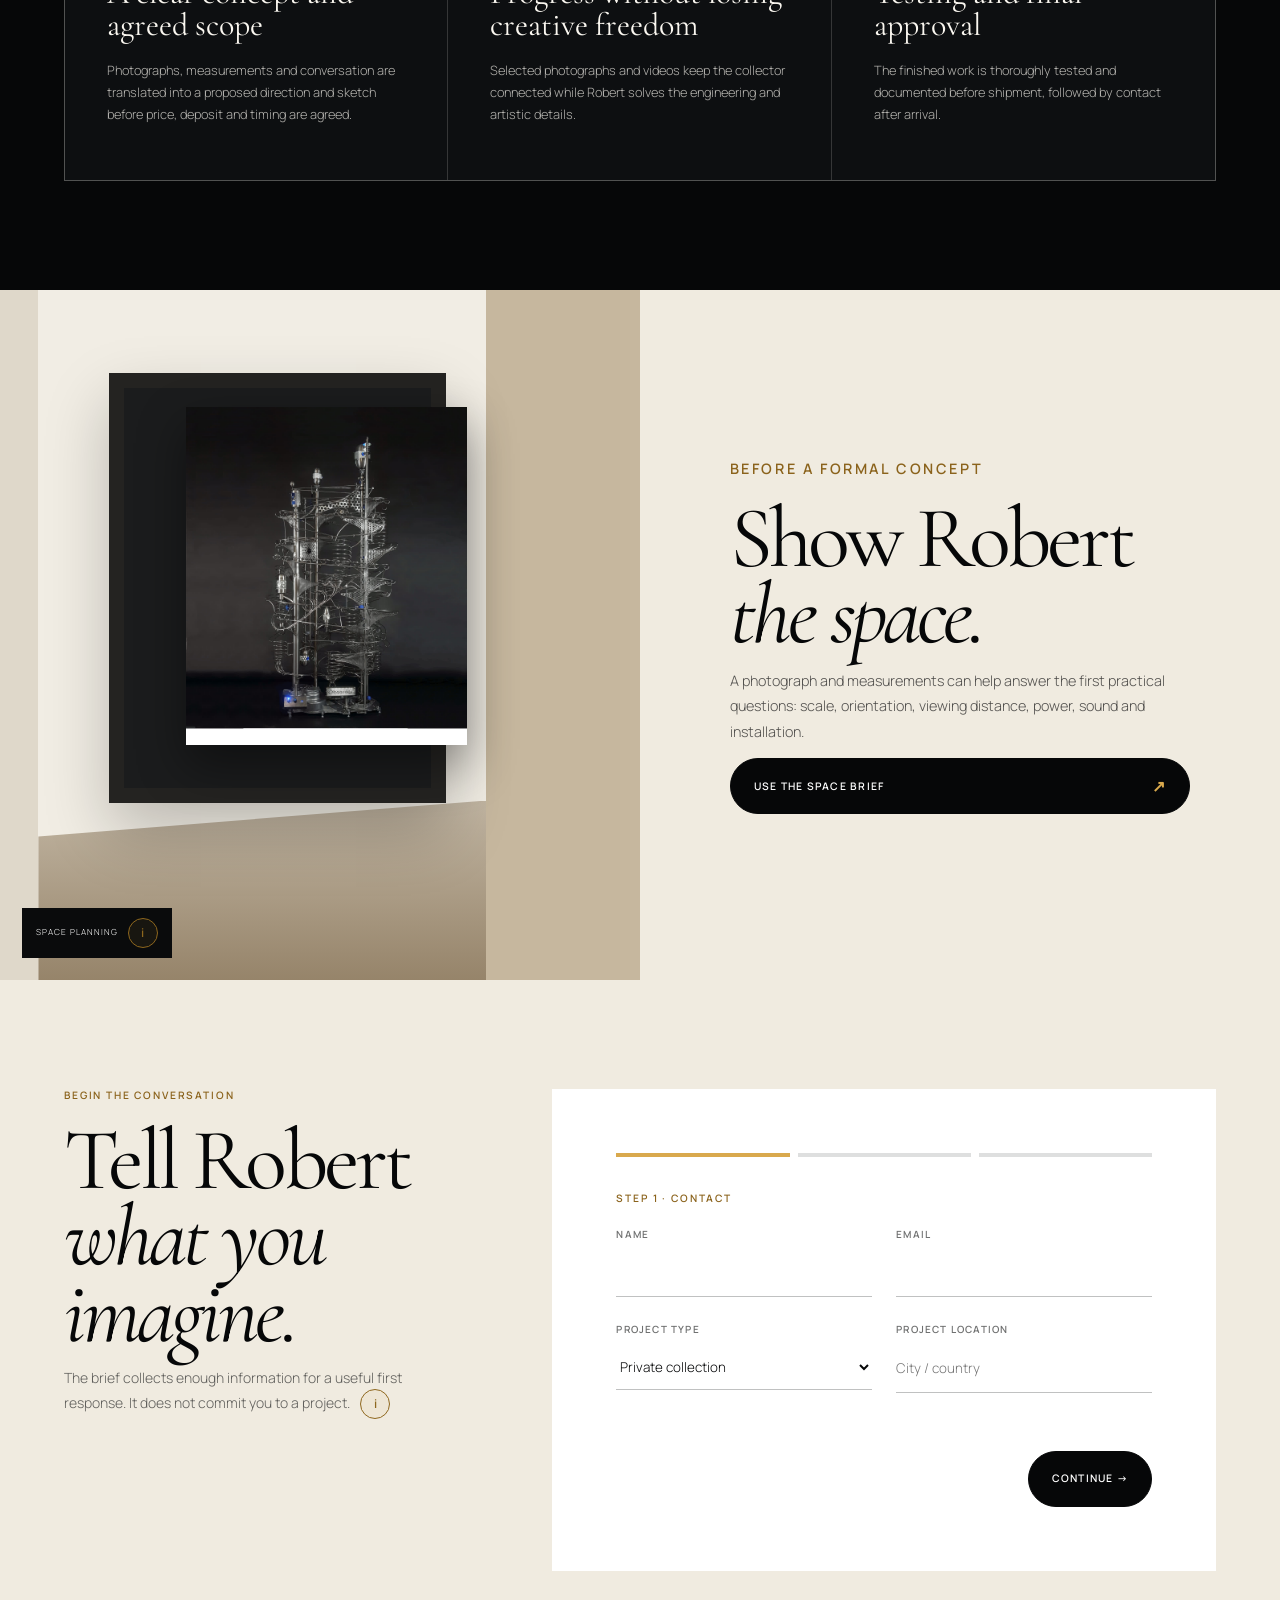
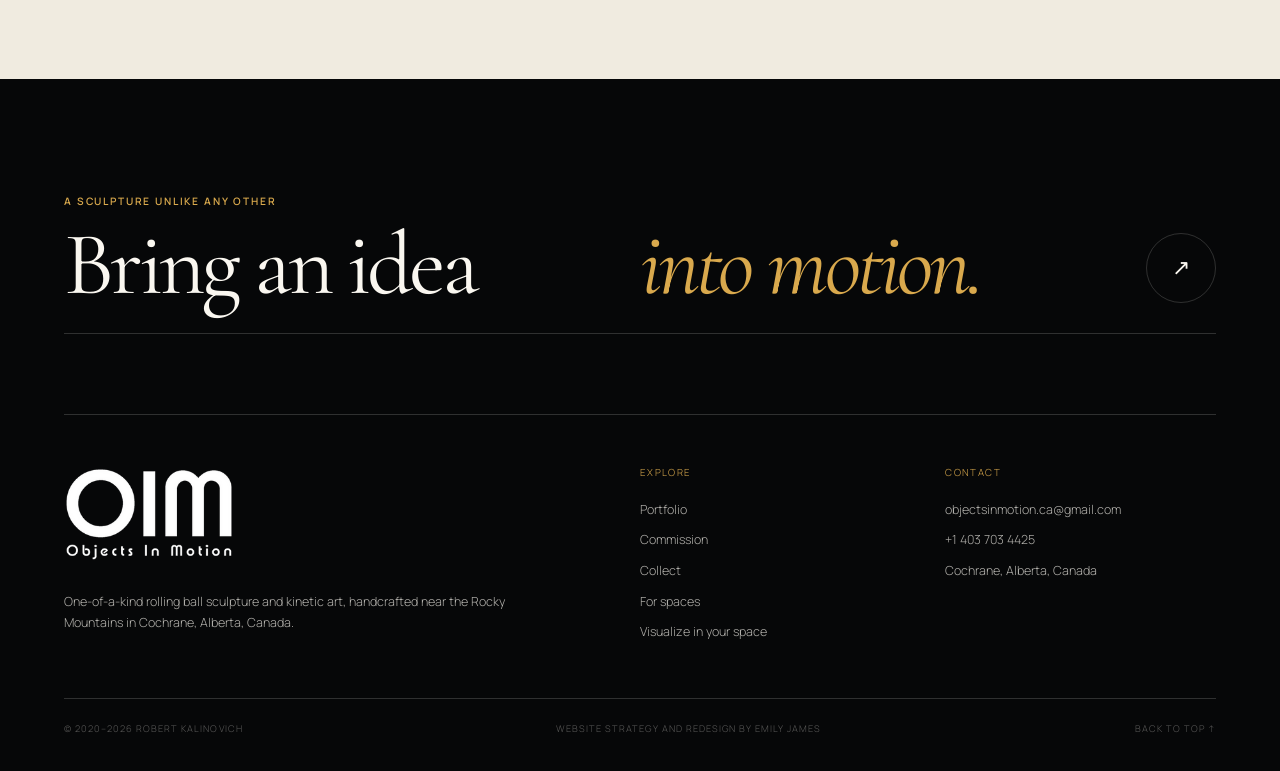
<file: commissions.html>
<!DOCTYPE html>
<html lang="en"><head><meta charset="utf-8"/><meta content="width=device-width,initial-scale=1" name="viewport"/><meta content="noindex,nofollow" name="robots"/><title>Custom Rolling Ball Sculpture Commissions | Objects In Motion</title><meta content="Commission a one-of-a-kind rolling ball sculpture or kinetic artwork designed around your space, idea and desired scale." name="description"/><link href="styles.css" rel="stylesheet"/><link href="https://fonts.googleapis.com" rel="preconnect"/><link crossorigin="anonymous" href="https://fonts.gstatic.com" rel="preconnect"/></head><body data-page="commissions"><main>
<section class="commission-hero"><img alt="Close detail of a commissioned kinetic sculpture" decoding="async" fetchpriority="high" src="assets/images/wide-dark.jpg"/><div class="commission-hero-copy" data-reveal=""><p class="kicker">Commission a sculpture</p><h1 class="display">Your space.<br/><em>Your story.</em><br/>Set in motion.</h1><p>Share an idea with no obligation. Robert can explore the scale, materials, movement and character that could make the work belong uniquely to you.</p><a class="button gold" href="#enquire">Start a project brief <span class="arrow">↓</span></a></div></section>
<section class="section editorial-intro"><p class="kicker">Made around you</p><div><h2 class="body-large">A commission is not choosing from a template. It is a conversation that becomes an original work.</h2><p>The process can begin with a space, a mechanism, a memory, a theme, a material or simply the desire to create a memorable focal point.</p></div></section>
<section class="project-types"><article class="project-type" data-reveal=""><span class="num">01</span><h3>Private<br/>collections</h3><p>Tabletop and statement works for homes, offices and personal collections.</p></article><article class="project-type" data-reveal=""><span class="num">02</span><h3>Commercial<br/>spaces</h3><p>Distinctive kinetic focal points for offices, hospitality, healthcare and retail environments.</p></article><article class="project-type" data-reveal=""><span class="num">03</span><h3>Architectural<br/>installations</h3><p>Larger works developed in response to a wall, lobby, public space or specific viewing experience.</p></article></section>
<section class="section process-layout"><div class="process-sticky" data-reveal=""><p class="kicker">The commission process</p><h2 class="section-title">From first sketch<br/><em>to first movement.</em></h2><p>A clear, collaborative process keeps the collector involved while protecting the freedom required to create an original work.</p></div><div class="process-list"><article class="process-item" data-reveal=""><div><h3>Discover the idea</h3><p>Discuss desired size, location, style, components, themes and any specific ideas.</p></div></article><article class="process-item" data-reveal=""><div><h3>Understand the space</h3><p>Share photographs, measurements and how people will encounter the sculpture.</p></div></article><article class="process-item" data-reveal=""><div><h3>Concept sketch</h3><p>Robert develops a visual direction and sends a scanned concept for review.</p></div></article><article class="process-item" data-reveal=""><div><h3>Scope and agreement</h3><p>Confirm price, deposit, production schedule, delivery and installation requirements.</p></div></article><article class="process-item" data-reveal=""><div><h3>Build and document</h3><p>The sculpture is handcrafted, with selected progress photographs and videos shared along the way.</p></div></article><article class="process-item" data-reveal=""><div><h3>Test and refine</h3><p>Every track and mechanism is adjusted and repeatedly tested for reliable performance.</p></div></article><article class="process-item" data-reveal=""><div><h3>Final approval</h3><p>Detailed photographs and a complete video are provided before the work leaves the studio.</p></div></article><article class="process-item" data-reveal=""><div><h3>Pack, ship and support</h3><p>The sculpture is carefully packed, shipped and supported through safe arrival and setup.</p></div></article></div></section>
<section class="section"><div class="value-grid"><article class="value-card" data-reveal=""><span>BEFORE CONSTRUCTION</span><h3>A clear concept and agreed scope</h3><p>Photographs, measurements and conversation are translated into a proposed direction and sketch before price, deposit and timing are agreed.</p></article><article class="value-card" data-reveal=""><span>DURING THE BUILD</span><h3>Progress without losing creative freedom</h3><p>Selected photographs and videos keep the collector connected while Robert solves the engineering and artistic details.</p></article><article class="value-card" data-reveal=""><span>BEFORE DELIVERY</span><h3>Testing and final approval</h3><p>The finished work is thoroughly tested and documented before shipment, followed by contact after arrival.</p></article></div></section>
<section class="visualize-panel"><div class="visualize-scene" data-reveal=""><img alt="Observer rolling ball sculpture used for placement planning" decoding="async" loading="lazy" src="assets/images/observer-hero.jpg"/><span class="scene-label">Space planning <button class="review-note" data-note="This artwork image introduces the space-planning route. A real placement conversation begins with the visitor’s own photograph, dimensions and Robert’s confirmed direction." type="button">i</button></span></div><div class="visualize-copy" data-reveal=""><p class="kicker">Before a formal concept</p><h2 class="section-title">Show Robert<br/><em>the space.</em></h2><p>A photograph and measurements can help answer the first practical questions: scale, orientation, viewing distance, power, sound and installation.</p><a class="button dark" href="visualize.html">Use the space brief <span class="arrow">↗</span></a></div></section>
<section class="section-full commission-form-section" id="enquire"><div class="commission-form-wrap"><div class="form-intro" data-reveal=""><p class="kicker">Begin the conversation</p><h2 class="section-title">Tell Robert<br/><em>what you imagine.</em></h2><p>The brief collects enough information for a useful first response. It does not commit you to a project. <button class="review-note" data-note="The full multi-step experience works in this review version. It can create an email-ready brief and download a copy. In Wix Studio, I will connect every field and upload to the dashboard, send Robert an immediate notification and send the visitor a branded confirmation." type="button">i</button></p></div><form class="project-form" data-form-type="commission" data-reveal="" data-stepper=""><div class="stepper"><i class="step-dot"></i><i class="step-dot"></i><i class="step-dot"></i></div><section class="form-step active"><p class="kicker">Step 1 · Contact</p><div class="field-grid"><div class="field"><label for="name">Name</label><input id="name" name="Name" required=""/></div><div class="field"><label for="email">Email</label><input id="email" name="Email" required="" type="email"/></div><div class="field"><label for="type">Project type</label><select id="type" name="Project type"><option>Private collection</option><option>Commercial space</option><option>Architectural/public space</option><option>Not sure yet</option></select></div><div class="field"><label for="location">Project location</label><input id="location" name="Project location" placeholder="City / country"/></div></div></section><section class="form-step"><p class="kicker">Step 2 · Space and scale</p><div class="field-grid"><div class="field"><label for="scale">Approximate scale</label><input id="scale" name="Approximate scale" placeholder="Dimensions or available space"/></div><div class="field"><label for="timeline">Desired timing</label><input id="timeline" name="Desired timing" placeholder="Flexible or target date"/></div><div class="field full"><label for="idea">What would you like the sculpture to feel or do?</label><textarea id="idea" name="Creative direction" placeholder="Tell Robert about the space, theme, movement or idea..."></textarea></div></div></section><section class="form-step"><p class="kicker">Step 3 · Visual references</p><div class="field-grid"><label class="upload-box demo-upload">＋ Choose photographs of the intended space <button class="review-note" data-note="The review version can display selected image names and thumbnails. Browser security prevents it from emailing attachments automatically. In Wix Studio, the files will upload securely with the submission." type="button">i</button><input accept="image/*" multiple="" name="Reference photographs" type="file"/><small>Selected photographs remain on your device in this review version.</small><span class="upload-preview"></span><span class="upload-thumbs"></span></label><div class="field full"><label for="notes">Anything else Robert should know?</label><textarea id="notes" name="Additional notes" placeholder="Access, power, installation, preferred materials or questions..."></textarea></div></div></section><div class="form-nav"><button class="button dark" data-prev="" type="button">← Previous</button><button class="button dark" data-next="" type="button">Continue →</button><button class="button gold" data-finish="" type="submit">Prepare project brief ↗</button></div><p aria-live="polite" class="form-note"></p></form></div></section>
</main><script src="seo.js"></script><script src="site.js"></script></body></html>
</file>
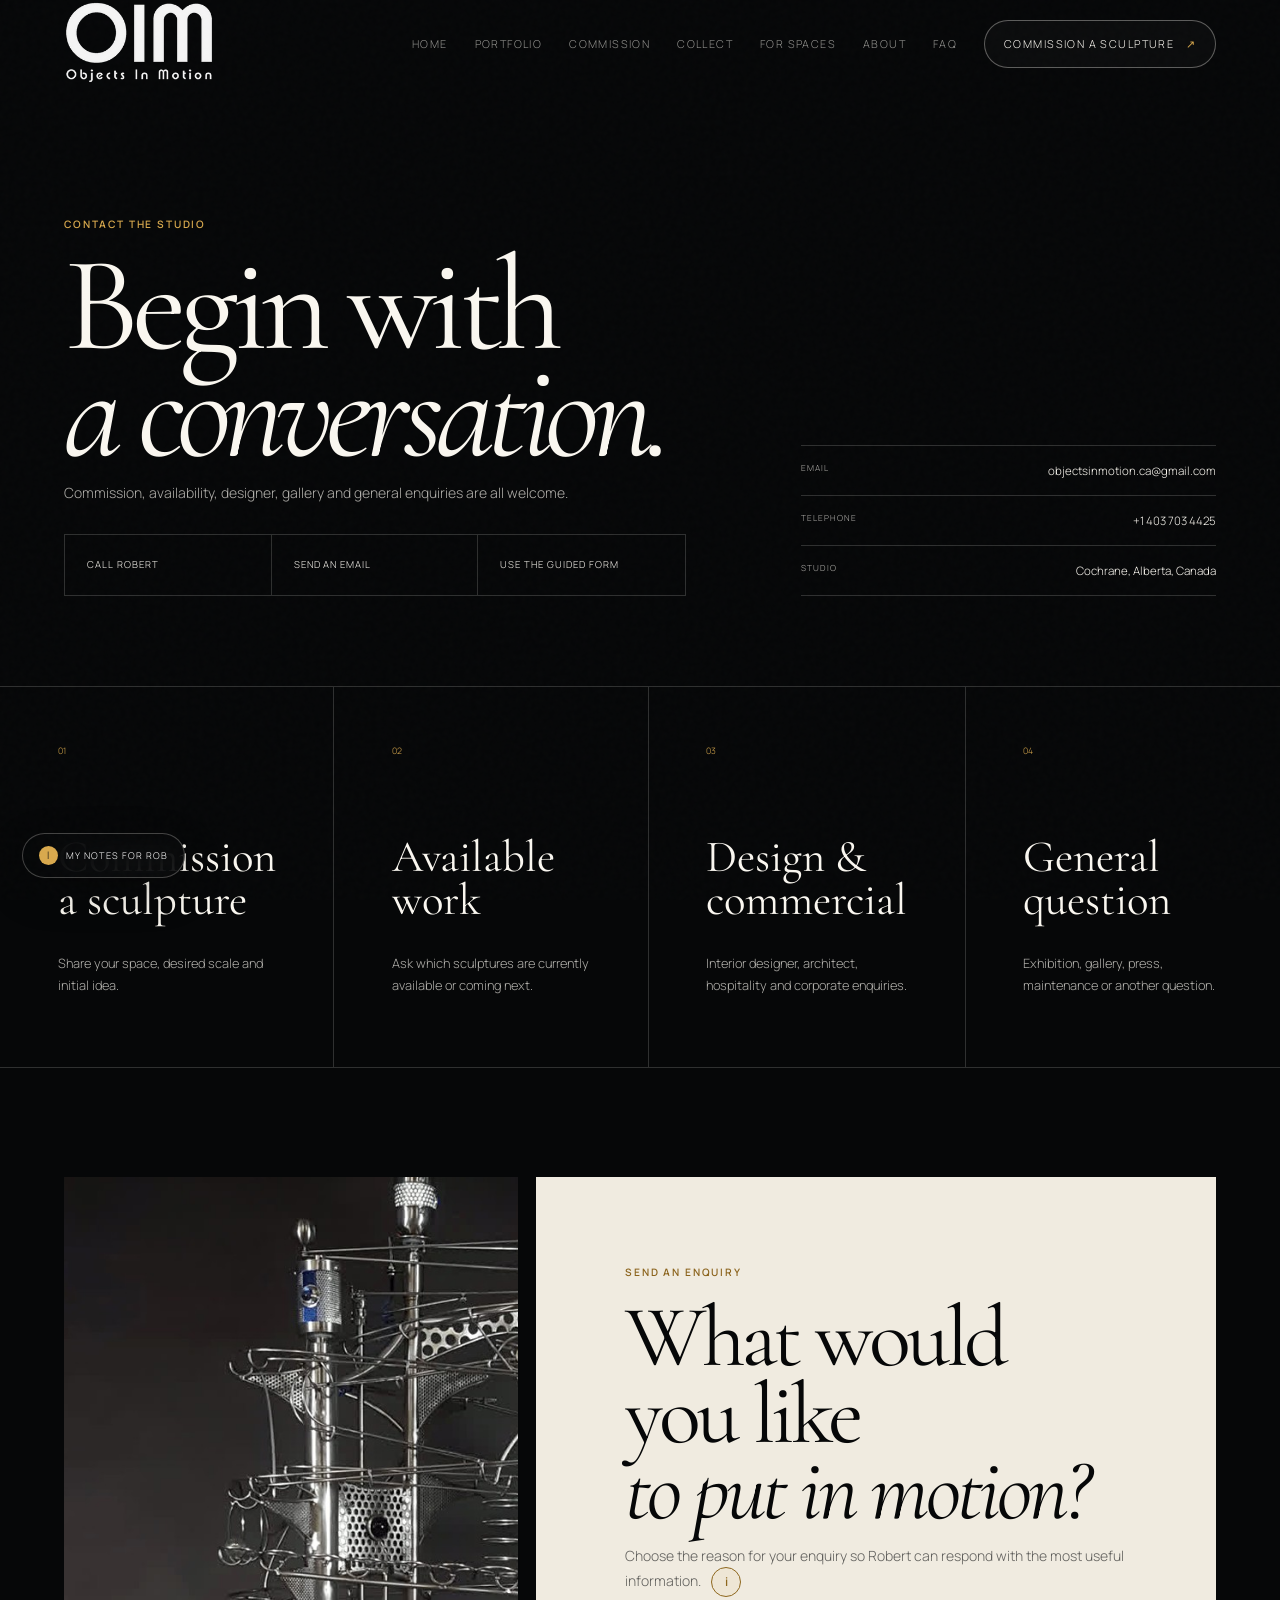
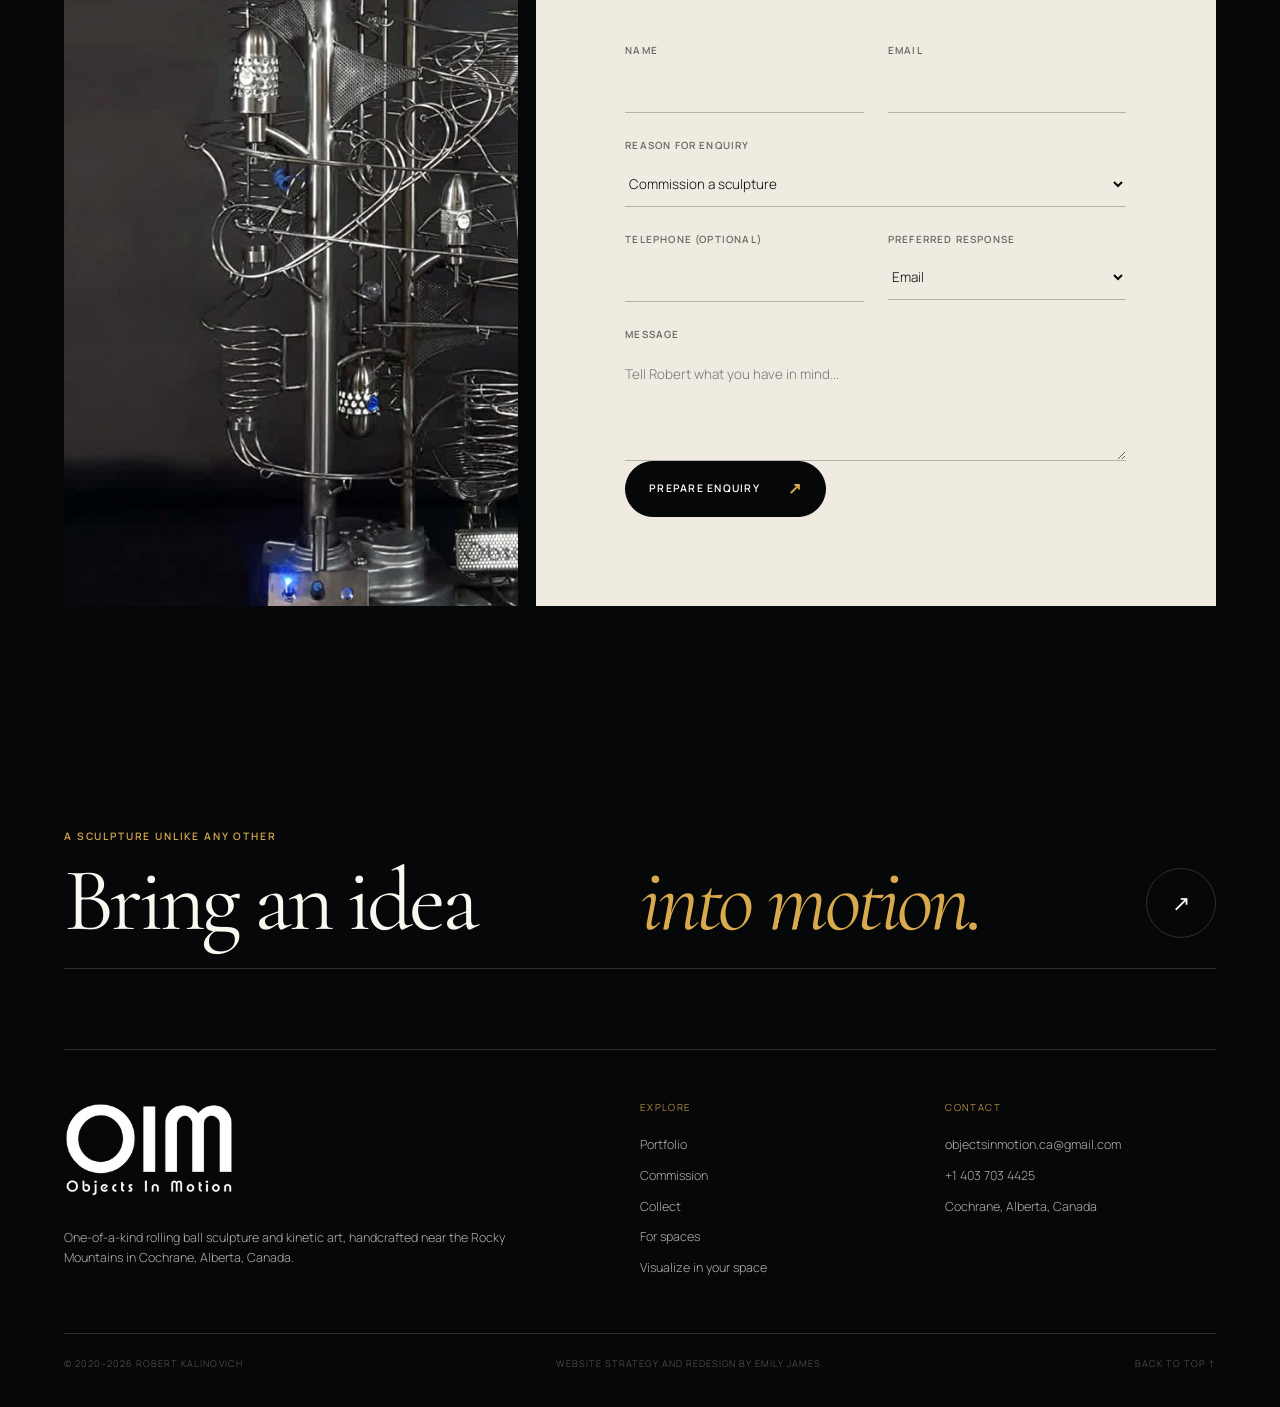
<file: contact.html>
<!DOCTYPE html>
<html lang="en"><head><meta charset="utf-8"/><meta content="width=device-width,initial-scale=1" name="viewport"/><meta content="noindex,nofollow" name="robots"/><title>Contact Robert Kalinovich | Objects In Motion</title><meta content="Contact Objects In Motion about an available sculpture, original commission, professional project, exhibition or general question." name="description"/><link href="styles.css" rel="stylesheet"/><link href="https://fonts.googleapis.com" rel="preconnect"/><link crossorigin="anonymous" href="https://fonts.gstatic.com" rel="preconnect"/></head><body data-page="contact"><main>
<section class="contact-hero"><div data-reveal=""><p class="kicker">Contact the studio</p><h1 class="display">Begin with<br/><em>a conversation.</em></h1><p class="muted">Commission, availability, designer, gallery and general enquiries are all welcome.</p><div class="contact-option-row"><a href="tel:+14037034425">Call Robert</a><a href="mailto:objectsinmotion.ca@gmail.com">Send an email</a><a href="#contact-form">Use the guided form</a></div></div><div class="contact-direct" data-reveal=""><a href="mailto:objectsinmotion.ca@gmail.com"><span>Email</span>objectsinmotion.ca@gmail.com</a><a href="tel:+14037034425"><span>Telephone</span>+1 403 703 4425</a><p><span>Studio</span>Cochrane, Alberta, Canada</p></div></section>
<section class="enquiry-paths"><a class="enquiry-path" data-reason="commission" data-reveal="" href="#contact-form"><span>01</span><h3>Commission<br/>a sculpture</h3><p>Share your space, desired scale and initial idea.</p></a><a class="enquiry-path" data-reason="availability" data-reveal="" href="#contact-form"><span>02</span><h3>Available<br/>work</h3><p>Ask which sculptures are currently available or coming next.</p></a><a class="enquiry-path" data-reason="trade" data-reveal="" href="#contact-form"><span>03</span><h3>Design &amp;<br/>commercial</h3><p>Interior designer, architect, hospitality and corporate enquiries.</p></a><a class="enquiry-path" data-reason="general" data-reveal="" href="#contact-form"><span>04</span><h3>General<br/>question</h3><p>Exhibition, gallery, press, maintenance or another question.</p></a></section>
<section class="section contact-form-layout" id="contact-form"><div class="contact-media" data-reveal=""><img alt="Tall handcrafted kinetic sculpture" decoding="async" loading="lazy" src="assets/images/portrait-left.jpg"/></div><div class="contact-form-wrap" data-reveal=""><p class="kicker">Send an enquiry</p><h2 class="section-title">What would you like<br/><em>to put in motion?</em></h2><p>Choose the reason for your enquiry so Robert can respond with the most useful information. <button class="review-note" data-note="This review version prepares a fully addressed email from the completed form. In Wix Studio, I will connect it to Wix Contacts, notifications and the appropriate automatic response so no serious enquiry is missed." type="button">i</button></p><form data-form-type="contact"><div class="field-grid"><div class="field"><label for="contact-name">Name</label><input id="contact-name" name="Name" required=""/></div><div class="field"><label for="contact-email">Email</label><input id="contact-email" name="Email" required="" type="email"/></div><div class="field full"><label for="reason">Reason for enquiry</label><select id="reason" name="Reason"><option value="commission">Commission a sculpture</option><option value="availability">Available work</option><option value="trade">Designer / commercial project</option><option value="visualize">Visualize in my space</option><option value="general">General question</option></select></div><div class="field"><label for="phone">Telephone (optional)</label><input id="phone" name="Telephone" type="tel"/></div><div class="field"><label for="callback">Preferred response</label><select id="callback" name="Preferred response"><option>Email</option><option>Telephone</option><option>Either</option></select></div><div class="field full"><label for="message">Message</label><textarea id="message" name="Message" placeholder="Tell Robert what you have in mind..." required=""></textarea></div></div><button class="button dark" type="submit">Prepare enquiry <span class="arrow">↗</span></button><p aria-live="polite" class="form-note"></p></form></div></section>
</main><script>document.addEventListener('click',e=>{const a=e.target.closest('[data-reason]');if(a){setTimeout(()=>{const s=document.getElementById('reason');if(s)s.value=a.dataset.reason},200)}});const p=new URLSearchParams(location.search).get('reason');addEventListener('DOMContentLoaded',()=>{if(p&&document.getElementById('reason'))document.getElementById('reason').value=p})</script><script src="seo.js"></script><script src="site.js"></script></body></html>
</file>
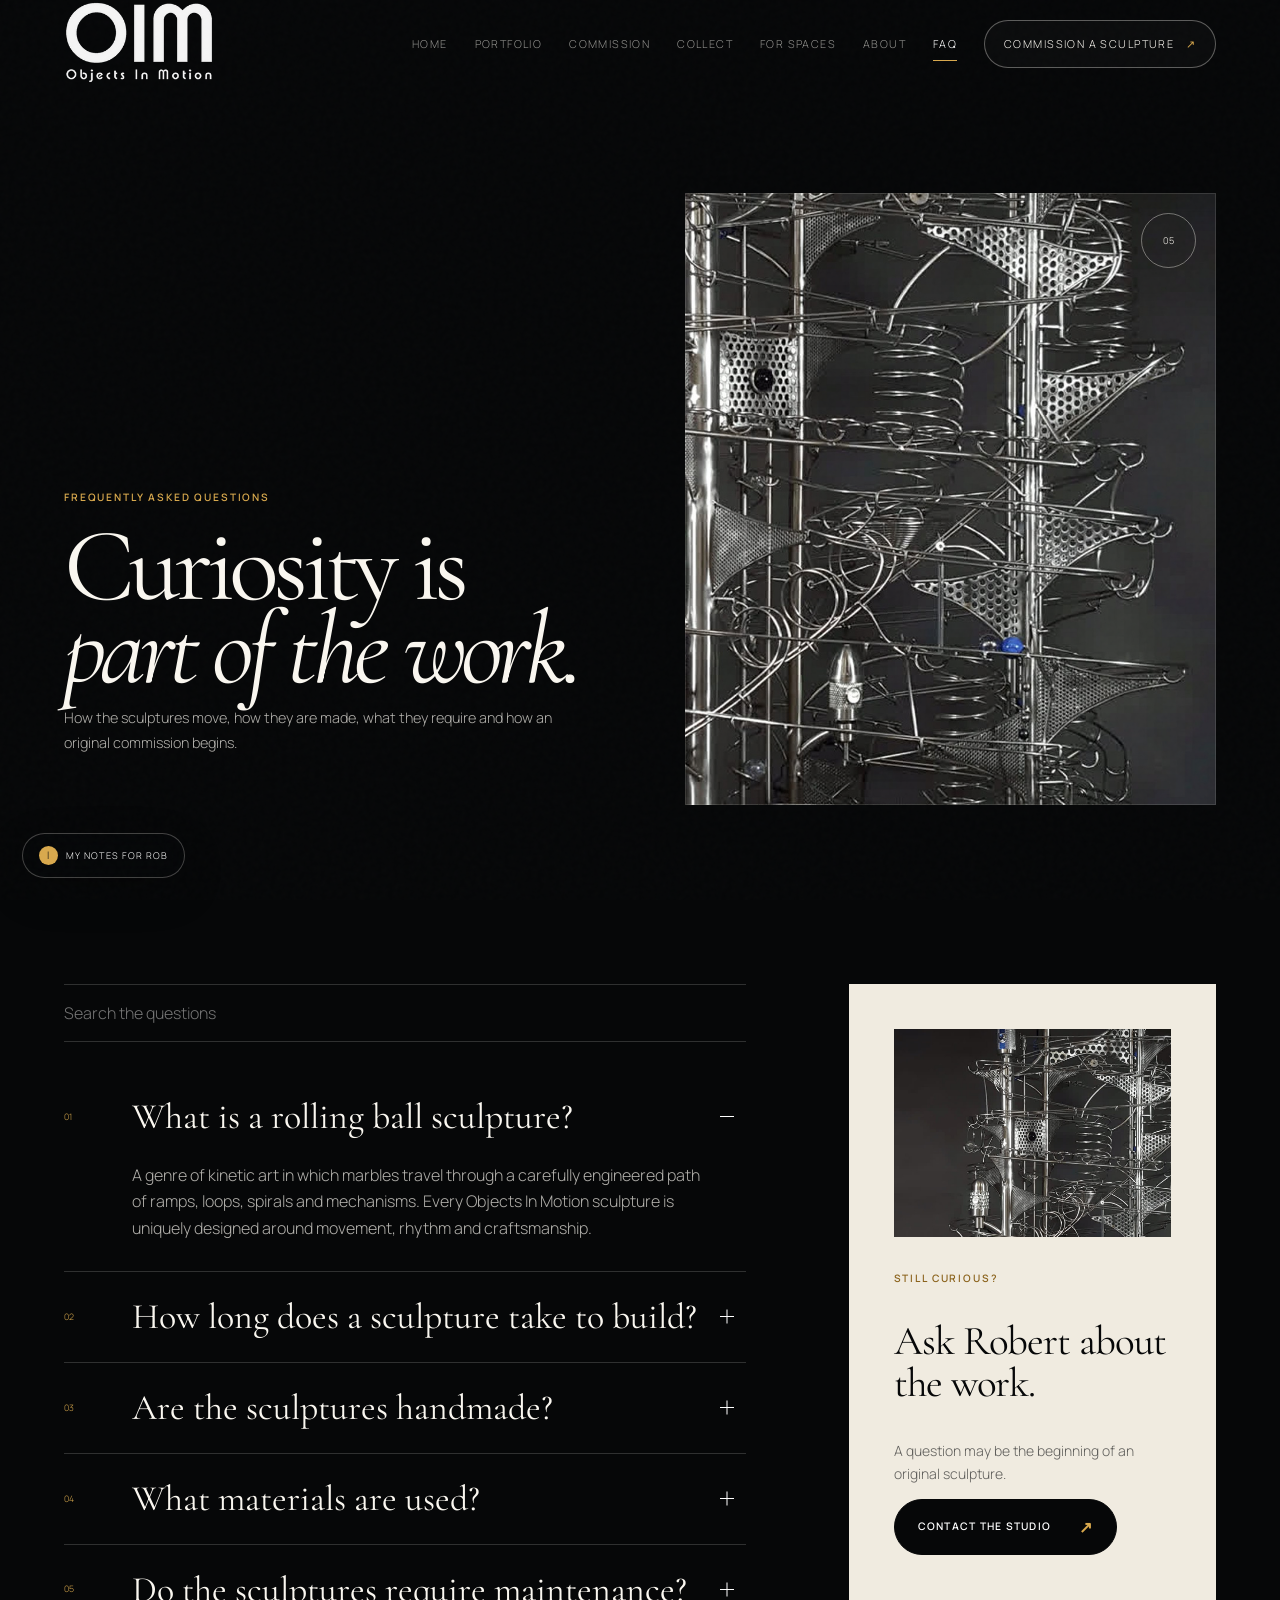
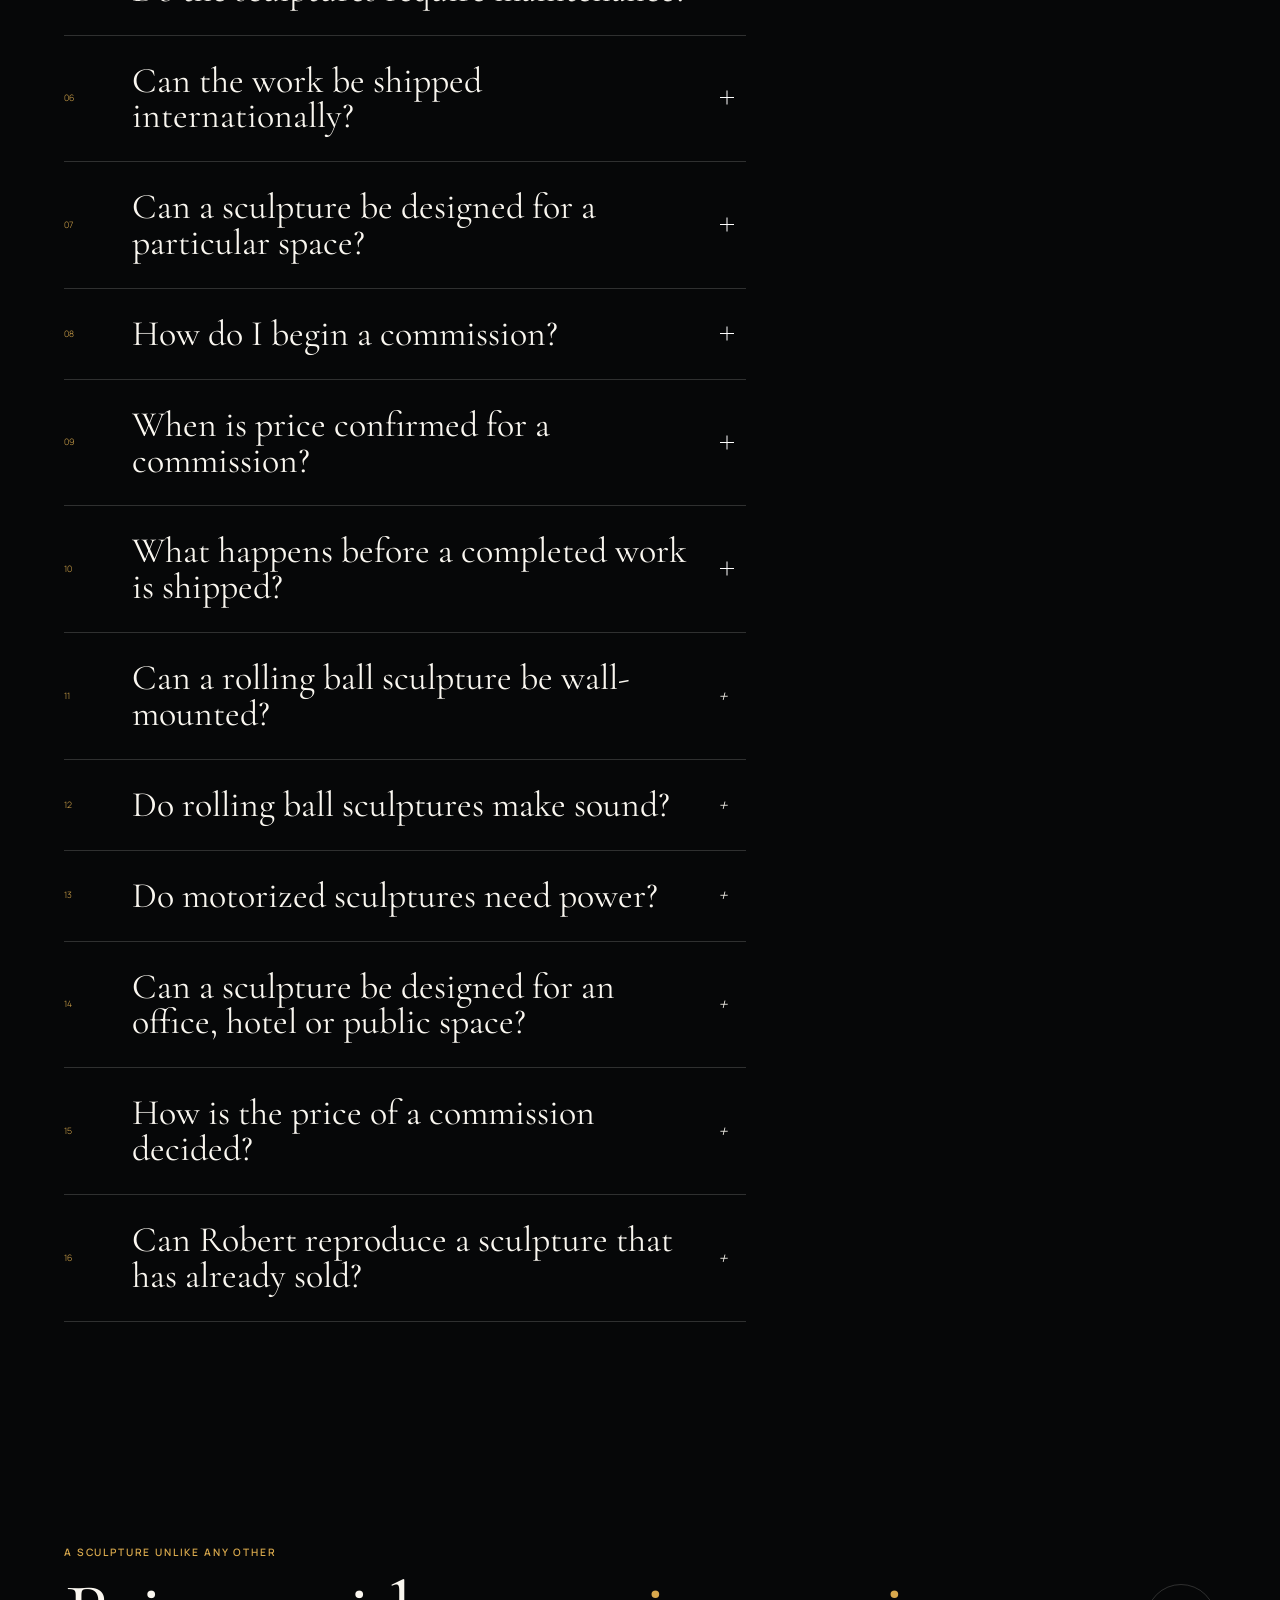
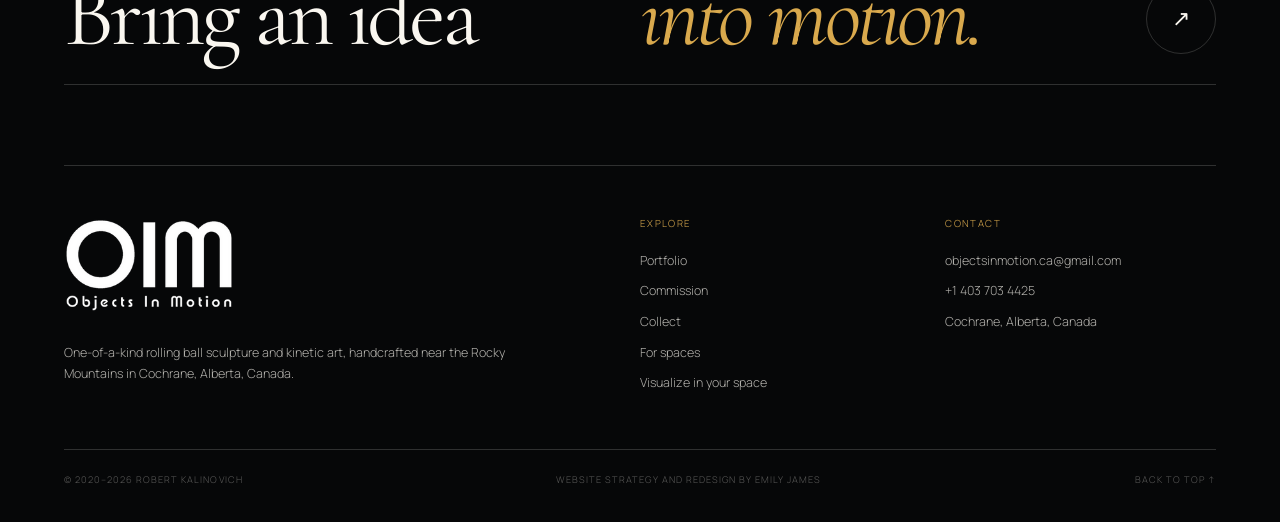
<file: faq.html>
<!DOCTYPE html>

<html lang="en"><head><meta charset="utf-8"/><meta content="width=device-width,initial-scale=1" name="viewport"/><meta content="noindex,nofollow" name="robots"/><title>Rolling Ball Sculpture FAQ | Objects In Motion</title><meta content="Learn how rolling ball sculptures work, how they are commissioned, typical production time, materials, maintenance and worldwide shipping." name="description"/><link href="styles.css" rel="stylesheet"/><link href="https://fonts.googleapis.com" rel="preconnect"/><link crossorigin="anonymous" href="https://fonts.gstatic.com" rel="preconnect"/></head><body data-page="faq"><main>
<section class="page-hero"><div class="page-hero-copy" data-reveal=""><p class="kicker">Frequently asked questions</p><h1 class="display">Curiosity is<br/><em>part of the work.</em></h1><p>How the sculptures move, how they are made, what they require and how an original commission begins.</p></div><div class="page-hero-image" data-reveal=""><span class="page-number">05</span><img alt="Blue marbles travelling through a stainless steel sculpture" decoding="async" loading="lazy" src="assets/images/detail-blue.jpg"/></div></section>
<section class="section faq-layout"><div class="faq-list"><div class="faq-tools"><input aria-label="Search frequently asked questions" id="faq-search" placeholder="Search the questions" type="search"/></div>
<details class="faq-item" data-reveal="" open=""><summary><span>01</span><h3>What is a rolling ball sculpture?</h3><i class="faq-toggle"></i></summary><div class="faq-answer">A genre of kinetic art in which marbles travel through a carefully engineered path of ramps, loops, spirals and mechanisms. Every Objects In Motion sculpture is uniquely designed around movement, rhythm and craftsmanship.</div></details>
<details class="faq-item" data-reveal=""><summary><span>02</span><h3>How long does a sculpture take to build?</h3><i class="faq-toggle"></i></summary><div class="faq-answer">Creation time depends on scale and complexity. Most works take approximately four to twelve weeks from design to completion; larger custom projects can require more time.</div></details>
<details class="faq-item" data-reveal=""><summary><span>03</span><h3>Are the sculptures handmade?</h3><i class="faq-toggle"></i></summary><div class="faq-answer">Yes. Every work is handcrafted by Robert and no two pieces are exactly alike.</div></details>
<details class="faq-item" data-reveal=""><summary><span>04</span><h3>What materials are used?</h3><i class="faq-toggle"></i></summary><div class="faq-answer">The sculptures are created primarily from stainless steel, often with glass marbles. Wood, lighting and found or repurposed objects are sometimes incorporated.</div></details>
<details class="faq-item" data-reveal=""><summary><span>05</span><h3>Do the sculptures require maintenance?</h3><i class="faq-toggle"></i></summary><div class="faq-answer">Maintenance is minimal. Basic cleaning of the track and marbles with rubbing alcohol or water helps keep the sculpture running smoothly for many years.</div></details>
<details class="faq-item" data-reveal=""><summary><span>06</span><h3>Can the work be shipped internationally?</h3><i class="faq-toggle"></i></summary><div class="faq-answer">Yes. Sculptures can be carefully packed and shipped to many destinations worldwide, with appropriate documentation prepared for the shipment.</div></details>
<details class="faq-item" data-reveal=""><summary><span>07</span><h3>Can a sculpture be designed for a particular space?</h3><i class="faq-toggle"></i></summary><div class="faq-answer">Yes. Photographs and measurements of the intended location can guide the scale, orientation, viewing angles, lighting and overall character of a commission.</div></details>
<details class="faq-item" data-reveal=""><summary><span>08</span><h3>How do I begin a commission?</h3><i class="faq-toggle"></i></summary><div class="faq-answer">Start with a no-obligation conversation. Share your space, approximate size, ideas and timing. Robert can then develop a concept, scope and proposed next step.</div></details>
<details class="faq-item" data-reveal=""><summary><span>09</span><h3>When is price confirmed for a commission?</h3><i class="faq-toggle"></i></summary><div class="faq-answer">The current commission process confirms price, deposit and timing after Robert has collected the project information and prepared a conceptual direction.</div></details>
<details class="faq-item" data-reveal=""><summary><span>10</span><h3>What happens before a completed work is shipped?</h3><i class="faq-toggle"></i></summary><div class="faq-answer">The sculpture is thoroughly tested, and detailed photographs and video can be sent for final approval before payment and shipment.</div></details>
<details class="faq-item" data-reveal=""><summary><span>11</span><h3>Can a rolling ball sculpture be wall-mounted?</h3><i>+</i></summary><div class="faq-answer"><p>A work can be discussed as wall-mounted, freestanding or tabletop depending on its scale, structure and intended location. Photographs and measurements help determine the appropriate direction.</p></div></details><details class="faq-item" data-reveal=""><summary><span>12</span><h3>Do rolling ball sculptures make sound?</h3><i>+</i></summary><div class="faq-answer"><p>The moving marbles and mechanisms naturally create sound. The character and level of sound depend on the sculpture, materials, speed and room, so this should be considered when planning a home, office or public setting.</p></div></details><details class="faq-item" data-reveal=""><summary><span>13</span><h3>Do motorized sculptures need power?</h3><i>+</i></summary><div class="faq-answer"><p>Motorized works require a suitable power connection. Voltage, adapter, cable route, speed control, lighting and activation features are confirmed for the specific sculpture or commission.</p></div></details><details class="faq-item" data-reveal=""><summary><span>14</span><h3>Can a sculpture be designed for an office, hotel or public space?</h3><i>+</i></summary><div class="faq-answer"><p>Yes. A professional project can consider visitor flow, viewing distance, scale, sound, power, durability, installation, maintenance and the experience the organization wants to create.</p></div></details><details class="faq-item" data-reveal=""><summary><span>15</span><h3>How is the price of a commission decided?</h3><i>+</i></summary><div class="faq-answer"><p>Price is confirmed after the intended scale, complexity, materials, mechanisms, timeline, delivery and installation needs are understood and a concept direction has been discussed.</p></div></details><details class="faq-item" data-reveal=""><summary><span>16</span><h3>Can Robert reproduce a sculpture that has already sold?</h3><i>+</i></summary><div class="faq-answer"><p>Every sculpture is an original. A past work can inspire discussion about scale, movement, materials or character, but a new commission would be developed as a distinct work rather than an exact copy.</p></div></details></div><aside class="faq-aside" data-reveal=""><img alt="Detailed handcrafted track" decoding="async" loading="lazy" src="assets/images/detail-track.jpg"/><p class="kicker">Still curious?</p><h2 class="body-large">Ask Robert about the work.</h2><p>A question may be the beginning of an original sculpture.</p><a class="button dark" href="contact.html">Contact the studio <span class="arrow">↗</span></a></aside></section>
</main><script>document.addEventListener('DOMContentLoaded',()=>{const input=document.getElementById('faq-search');const items=[...document.querySelectorAll('.faq-item')];input.addEventListener('input',()=>{const q=input.value.toLowerCase();items.forEach(item=>item.classList.toggle('is-hidden',q&&!item.textContent.toLowerCase().includes(q)))})})</script><script src="seo.js"></script><script src="site.js"></script></body></html>
</file>
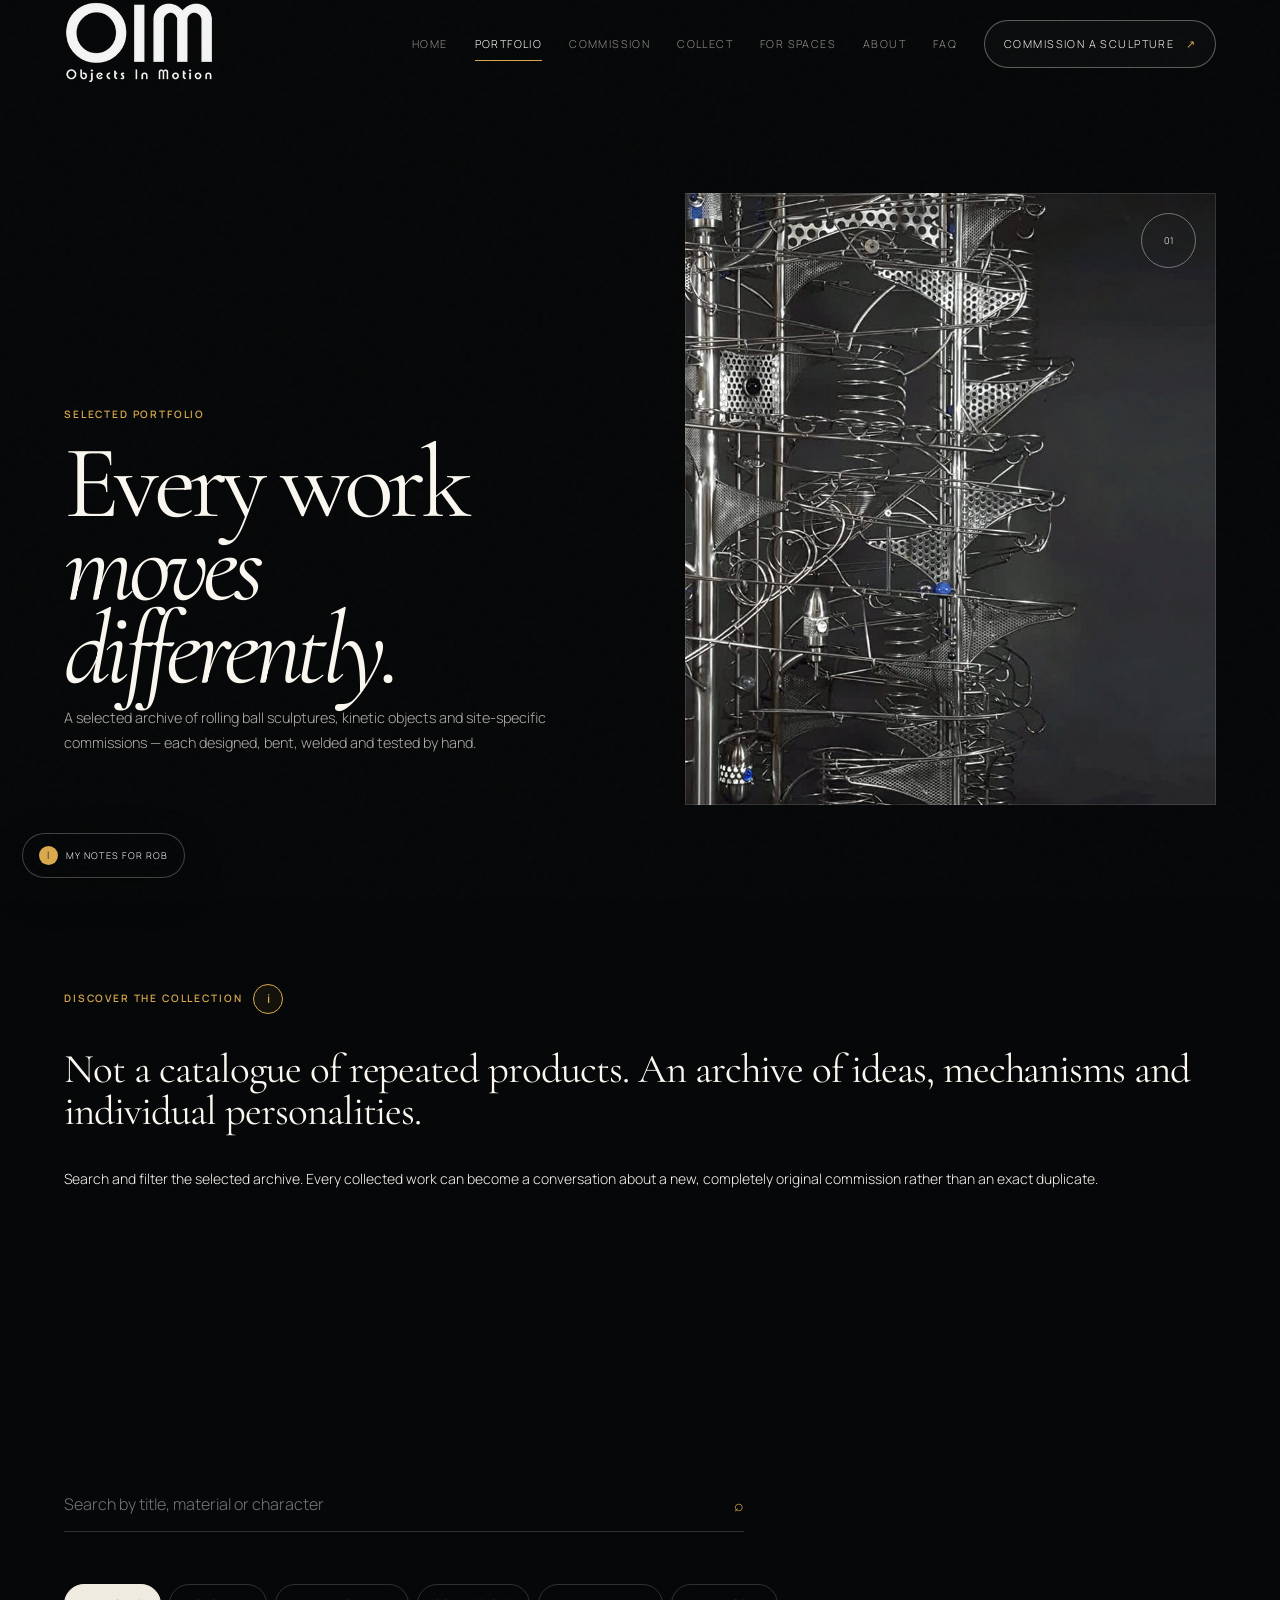
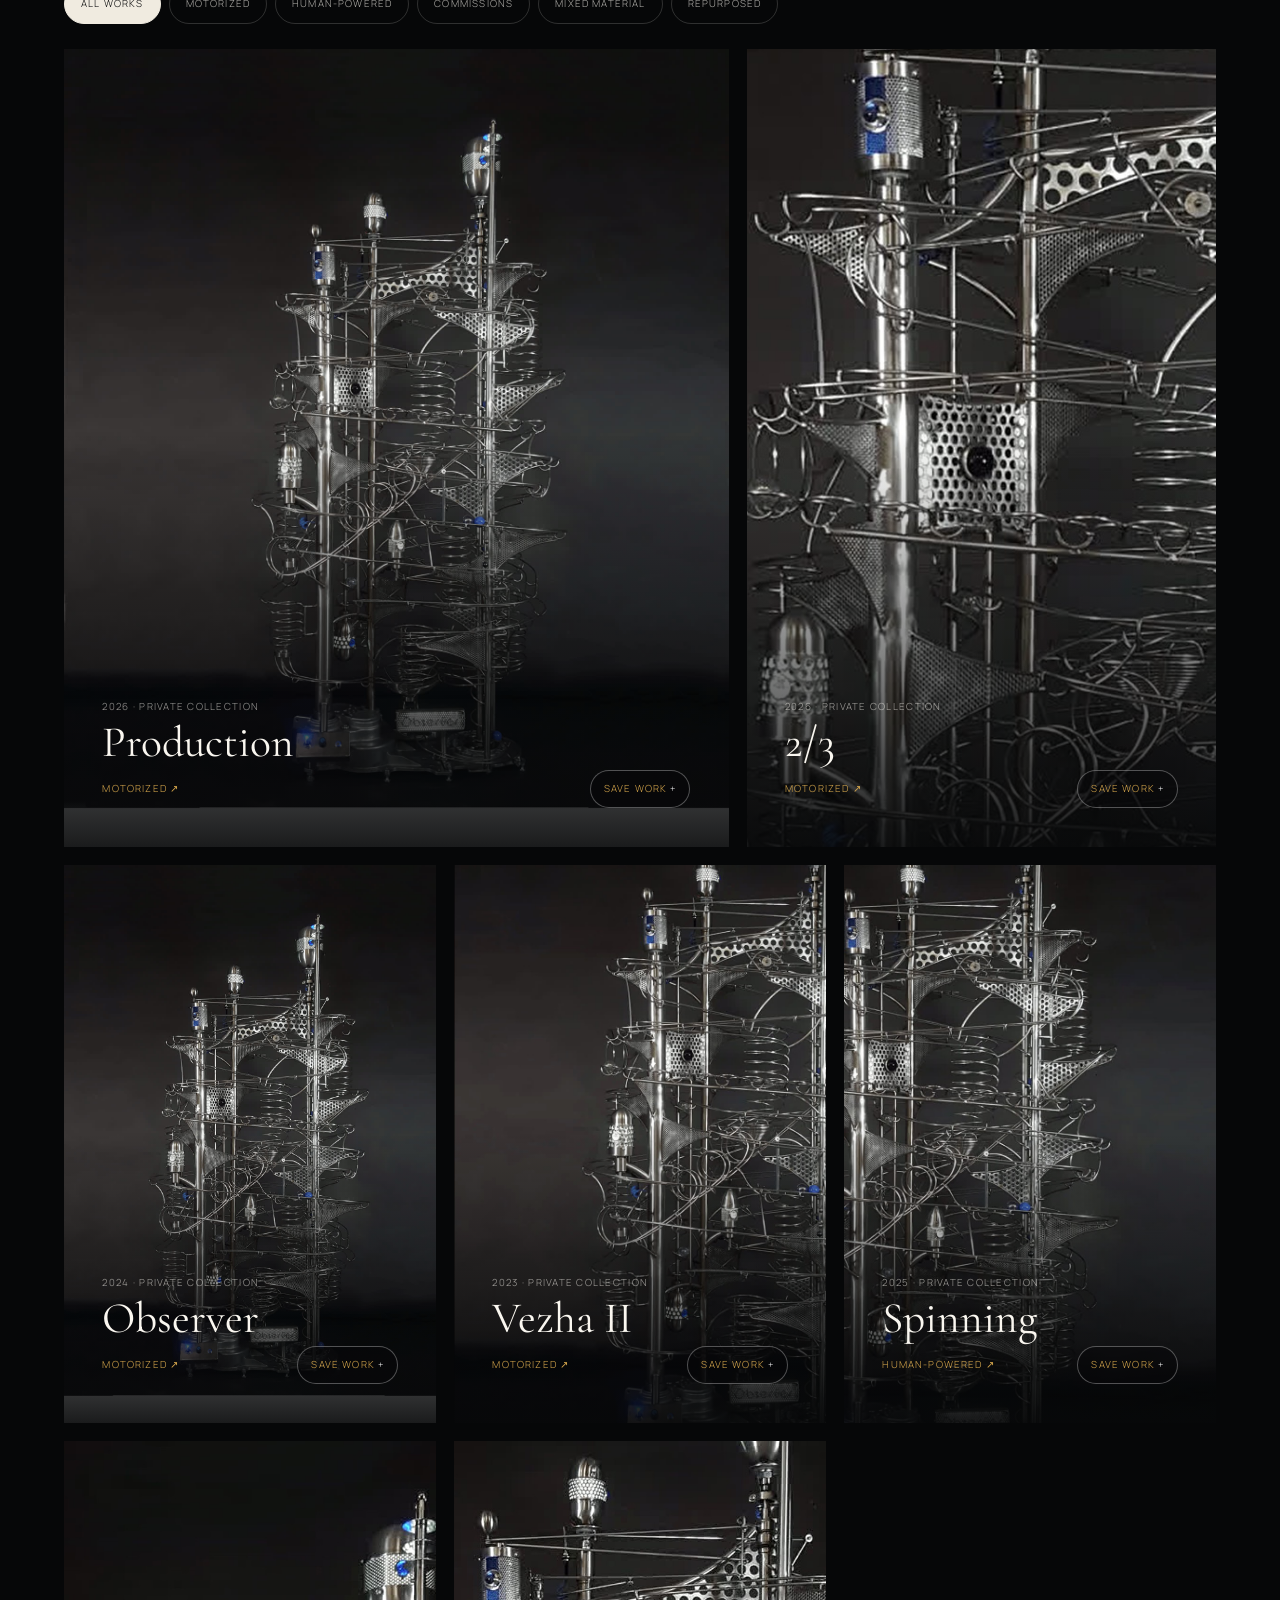
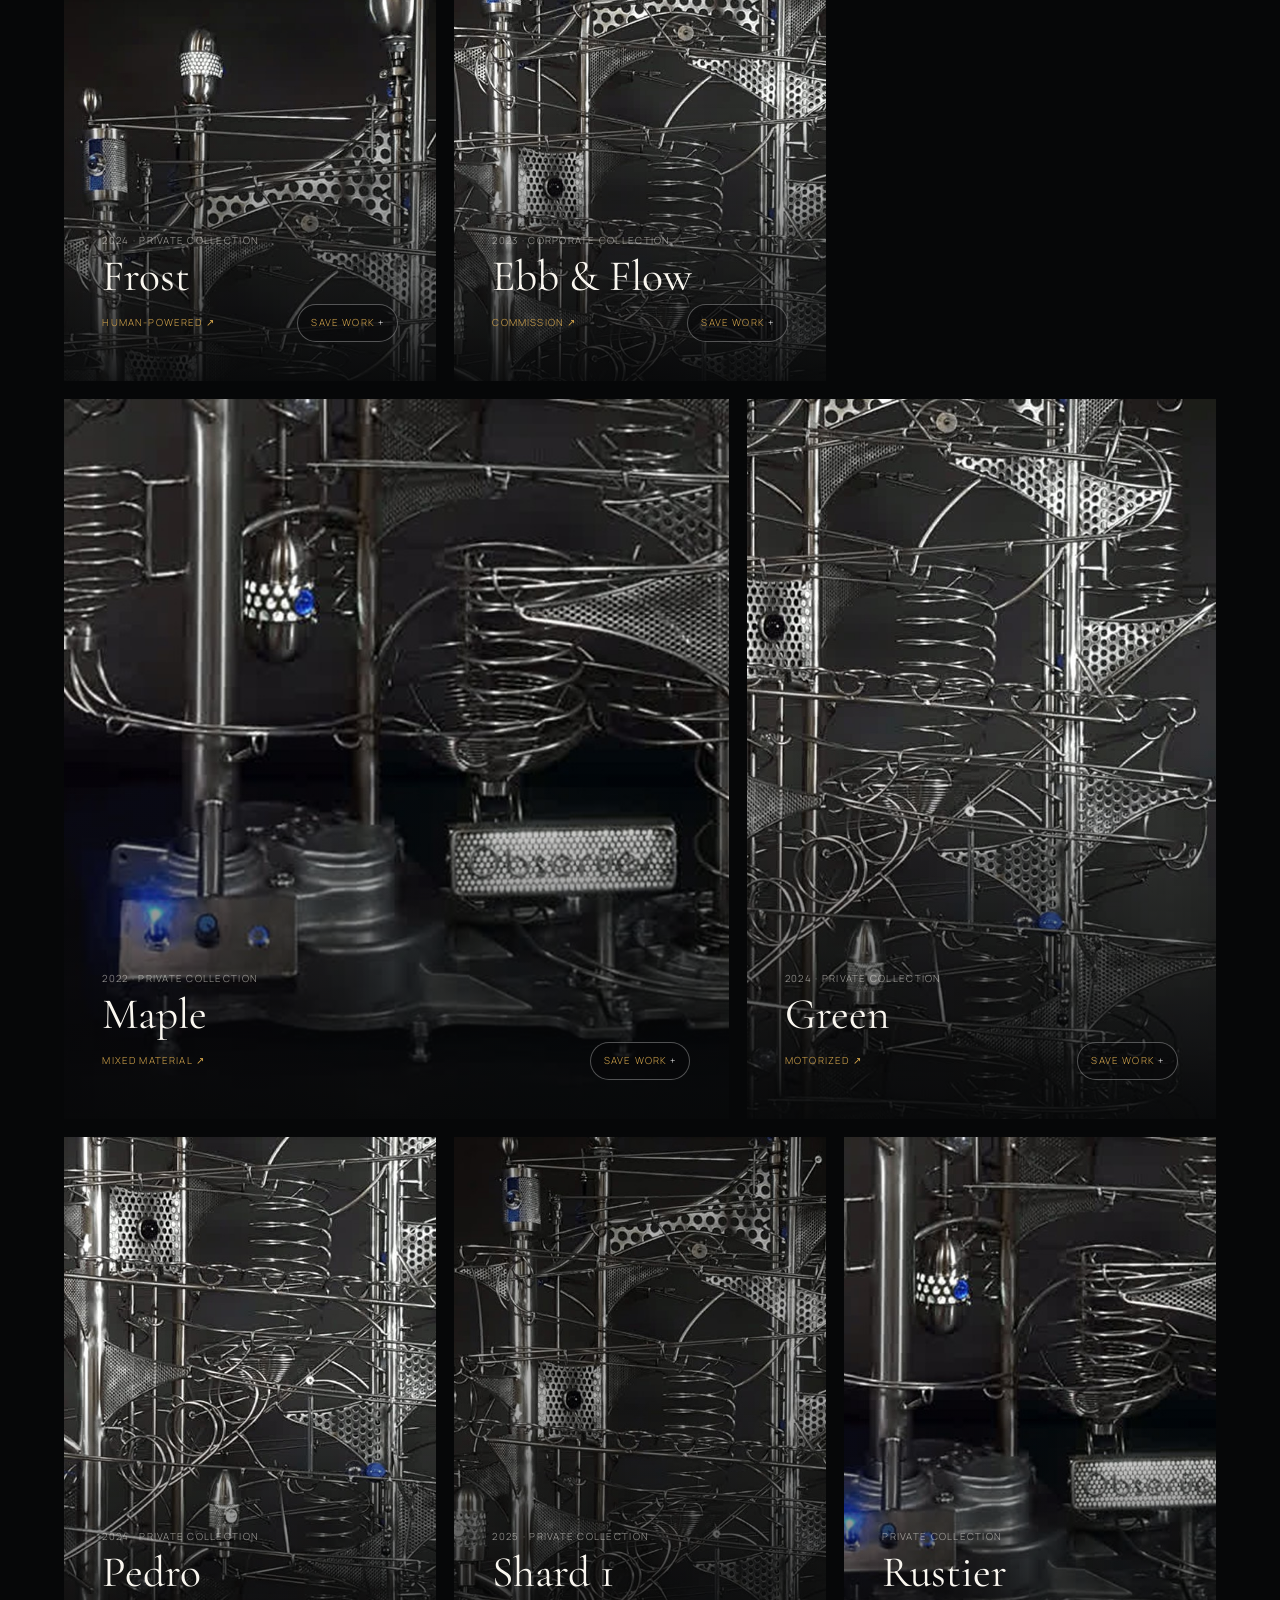
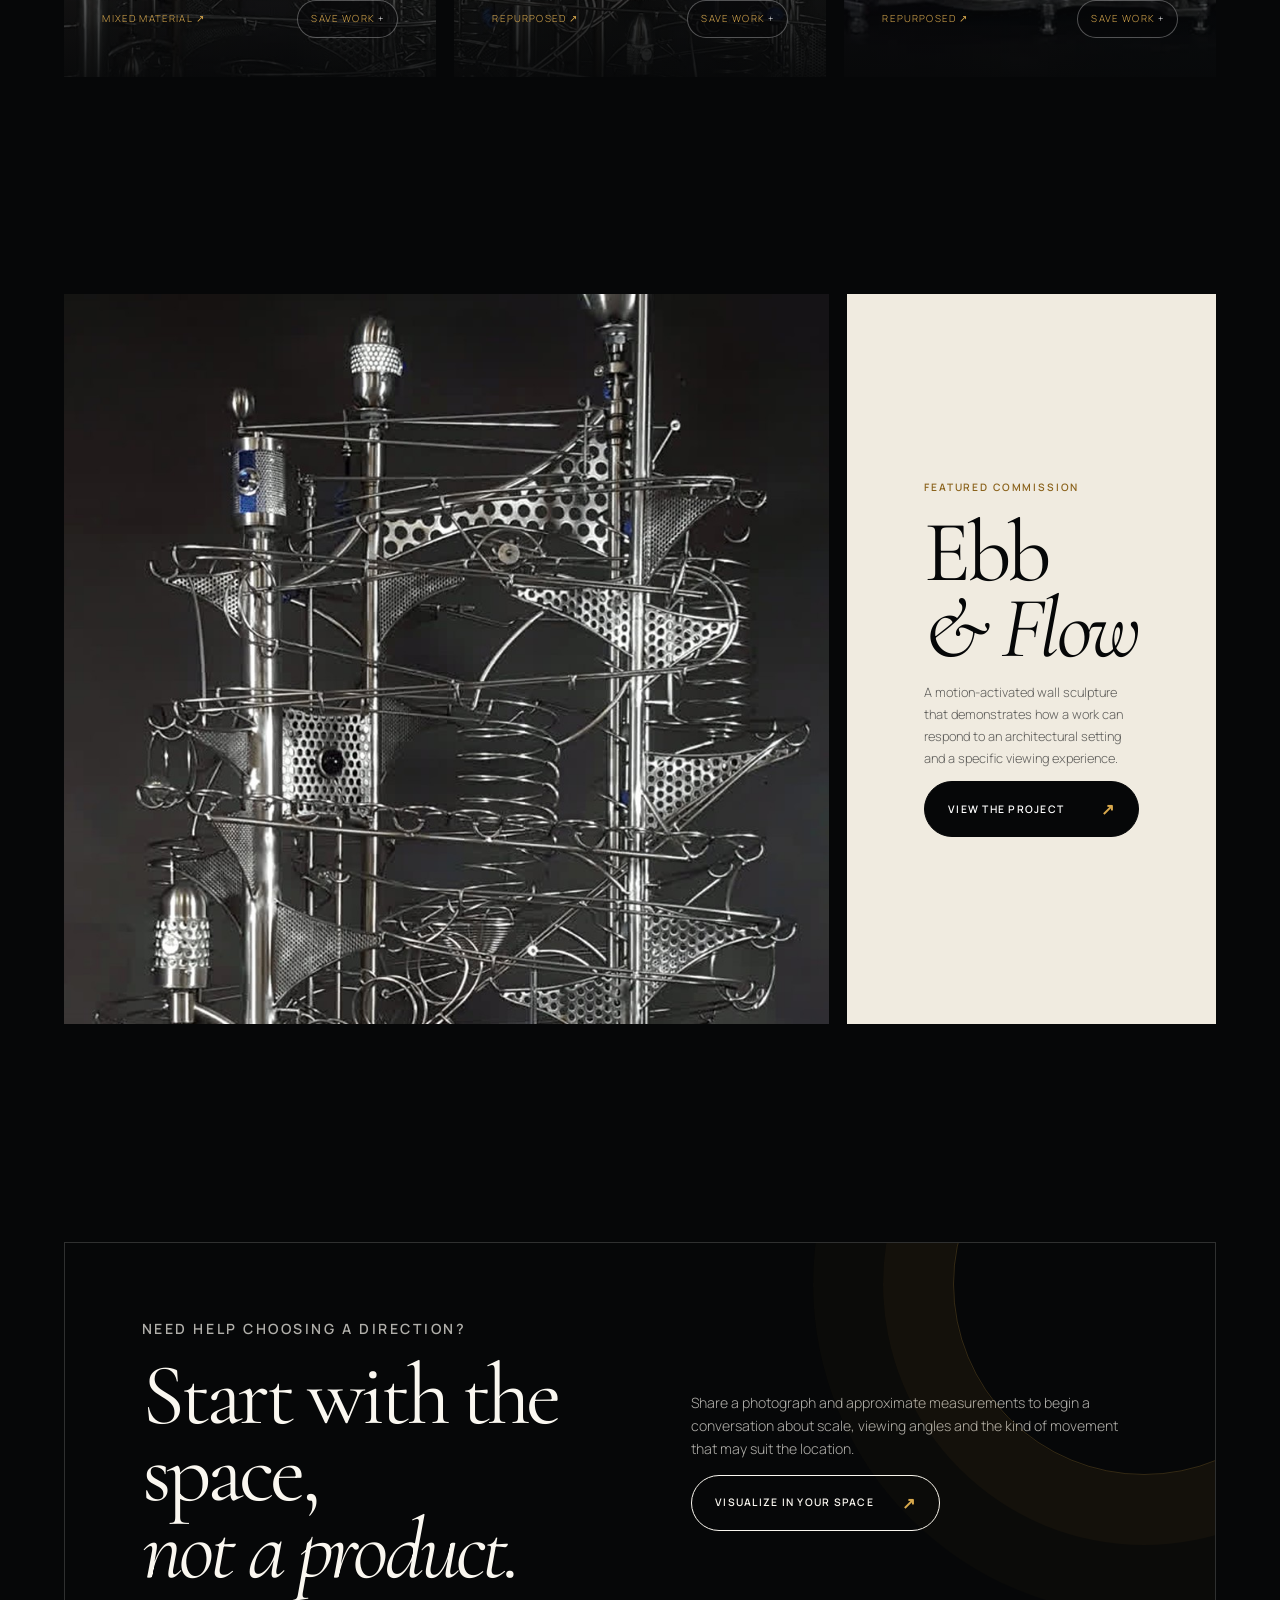
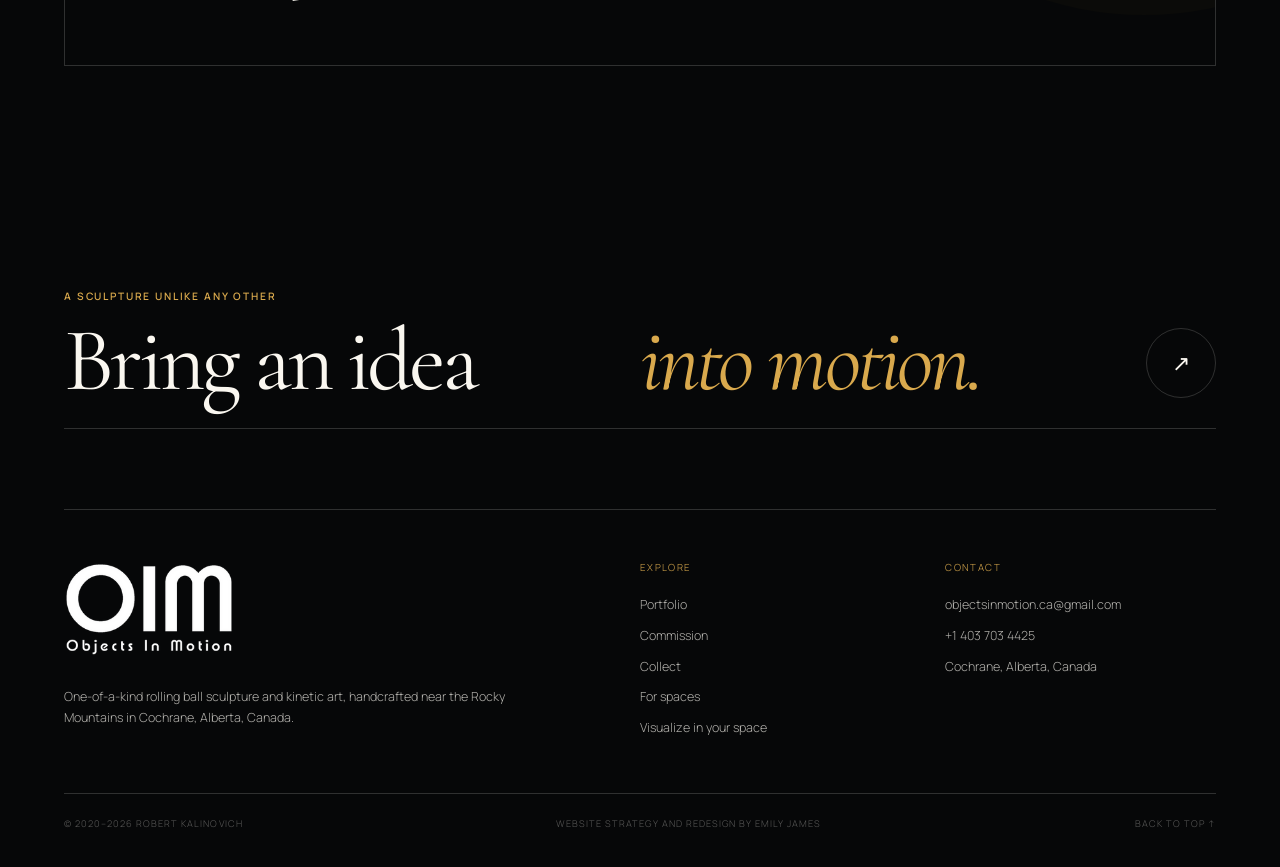
<file: portfolio.html>
<!DOCTYPE html>
<html lang="en"><head><meta charset="utf-8"/><meta content="width=device-width,initial-scale=1" name="viewport"/><meta content="noindex,nofollow" name="robots"/><title>Rolling Ball Sculpture Portfolio | Objects In Motion</title><meta content="Explore a selected portfolio of handmade rolling ball sculptures, kinetic artworks and commissioned installations by Robert Kalinovich." name="description"/><link href="styles.css" rel="stylesheet"/><link href="https://fonts.googleapis.com" rel="preconnect"/><link crossorigin="anonymous" href="https://fonts.gstatic.com" rel="preconnect"/></head><body data-page="portfolio"><main>
<section class="page-hero"><div class="page-hero-copy" data-reveal=""><p class="kicker">Selected portfolio</p><h1 class="display">Every work<br/><em>moves differently.</em></h1><p>A selected archive of rolling ball sculptures, kinetic objects and site-specific commissions — each designed, bent, welded and tested by hand.</p></div><div class="page-hero-image" data-reveal=""><span class="page-number">01</span><img alt="Tall handcrafted rolling ball sculpture" decoding="async" fetchpriority="high" src="assets/images/portrait-right.jpg"/></div></section>
<section class="section portfolio-intro"><div data-reveal=""><p class="kicker">Discover the collection <button class="review-note" data-note="This review version includes a curated selection of Robert’s works. In Wix Studio, I will import the complete portfolio into a CMS so Robert can add or update a sculpture once and the archive, filters and artwork page update automatically." type="button">i</button></p><h2 class="body-large">Not a catalogue of repeated products. An archive of ideas, mechanisms and individual personalities.</h2></div><p data-reveal="">Search and filter the selected archive. Every collected work can become a conversation about a new, completely original commission rather than an exact duplicate.</p></section>
<section class="section portfolio-tools"><div class="search-tools"><label><span>⌕</span><input id="work-search" placeholder="Search by title, material or character" type="search"/></label><div class="filter-row" id="filters"><button class="active" data-filter="all">All works</button><button data-filter="Motorized">Motorized</button><button data-filter="Human-powered">Human-powered</button><button data-filter="Commission">Commissions</button><button data-filter="Mixed material">Mixed material</button><button data-filter="Repurposed">Repurposed</button></div></div><div class="portfolio-grid" id="portfolio-grid"></div><p class="empty-state" id="empty-state">No work matches that search. Try another title, material or category.</p></section>
<section class="section"><div class="feature-case"><div class="feature-case-media" data-reveal=""><img alt="Ebb &amp; Flow commissioned rolling ball sculpture" decoding="async" loading="lazy" src="assets/images/hero-wide.jpg"/></div><div class="feature-case-copy" data-reveal=""><p class="kicker">Featured commission</p><h2 class="section-title">Ebb<br/><em>&amp; Flow</em></h2><p>A motion-activated wall sculpture that demonstrates how a work can respond to an architectural setting and a specific viewing experience.</p><a class="button dark" href="artwork.html?id=ebb-flow">View the project <span class="arrow">↗</span></a></div></div></section>
<section class="section"><div class="collector-panel" data-reveal=""><div><p class="kicker">Need help choosing a direction?</p><h2 class="section-title">Start with the space,<br/><em>not a product.</em></h2></div><div><p>Share a photograph and approximate measurements to begin a conversation about scale, viewing angles and the kind of movement that may suit the location.</p><a class="button" href="visualize.html">Visualize in your space <span class="arrow">↗</span></a></div></div></section>
</main><script src="data.js"></script><script>
const grid=document.getElementById('portfolio-grid'),empty=document.getElementById('empty-state'),search=document.getElementById('work-search');let filter='all';
function draw(){const q=search.value.trim().toLowerCase();const list=OIM_WORKS.filter(w=>(filter==='all'||w.category===filter)&&(!q||`${w.title} ${w.materials} ${w.summary} ${w.category}`.toLowerCase().includes(q)));grid.innerHTML=list.map((w,i)=>`<a class="portfolio-card" href="artwork.html?id=${w.id}" data-category="${w.category}"><img src="${w.image}" data-fallback="${w.fallback}" alt="${w.title} rolling ball sculpture"><div class="portfolio-card-overlay"><p>${w.year ? w.year+' · ' : ''}${w.status}</p><h2>${w.title}</h2><div class="portfolio-card-actions"><span>${w.category} ↗</span><button type="button" class="portfolio-save" data-save-id="${w.id}" aria-pressed="false"><span data-save-label>Save work</span> +</button></div></div></a>`).join('');empty.classList.toggle('show',!list.length);document.querySelectorAll('img[data-fallback]').forEach(img=>img.addEventListener('error',()=>{if(!img.dataset.didFallback){img.dataset.didFallback='1';img.src=img.dataset.fallback}}));}
document.getElementById('filters').addEventListener('click',e=>{const b=e.target.closest('button');if(!b)return;filter=b.dataset.filter;document.querySelectorAll('#filters button').forEach(x=>x.classList.toggle('active',x===b));draw()});search.addEventListener('input',draw);draw();</script><script src="seo.js"></script><script src="site.js"></script></body></html>
</file>
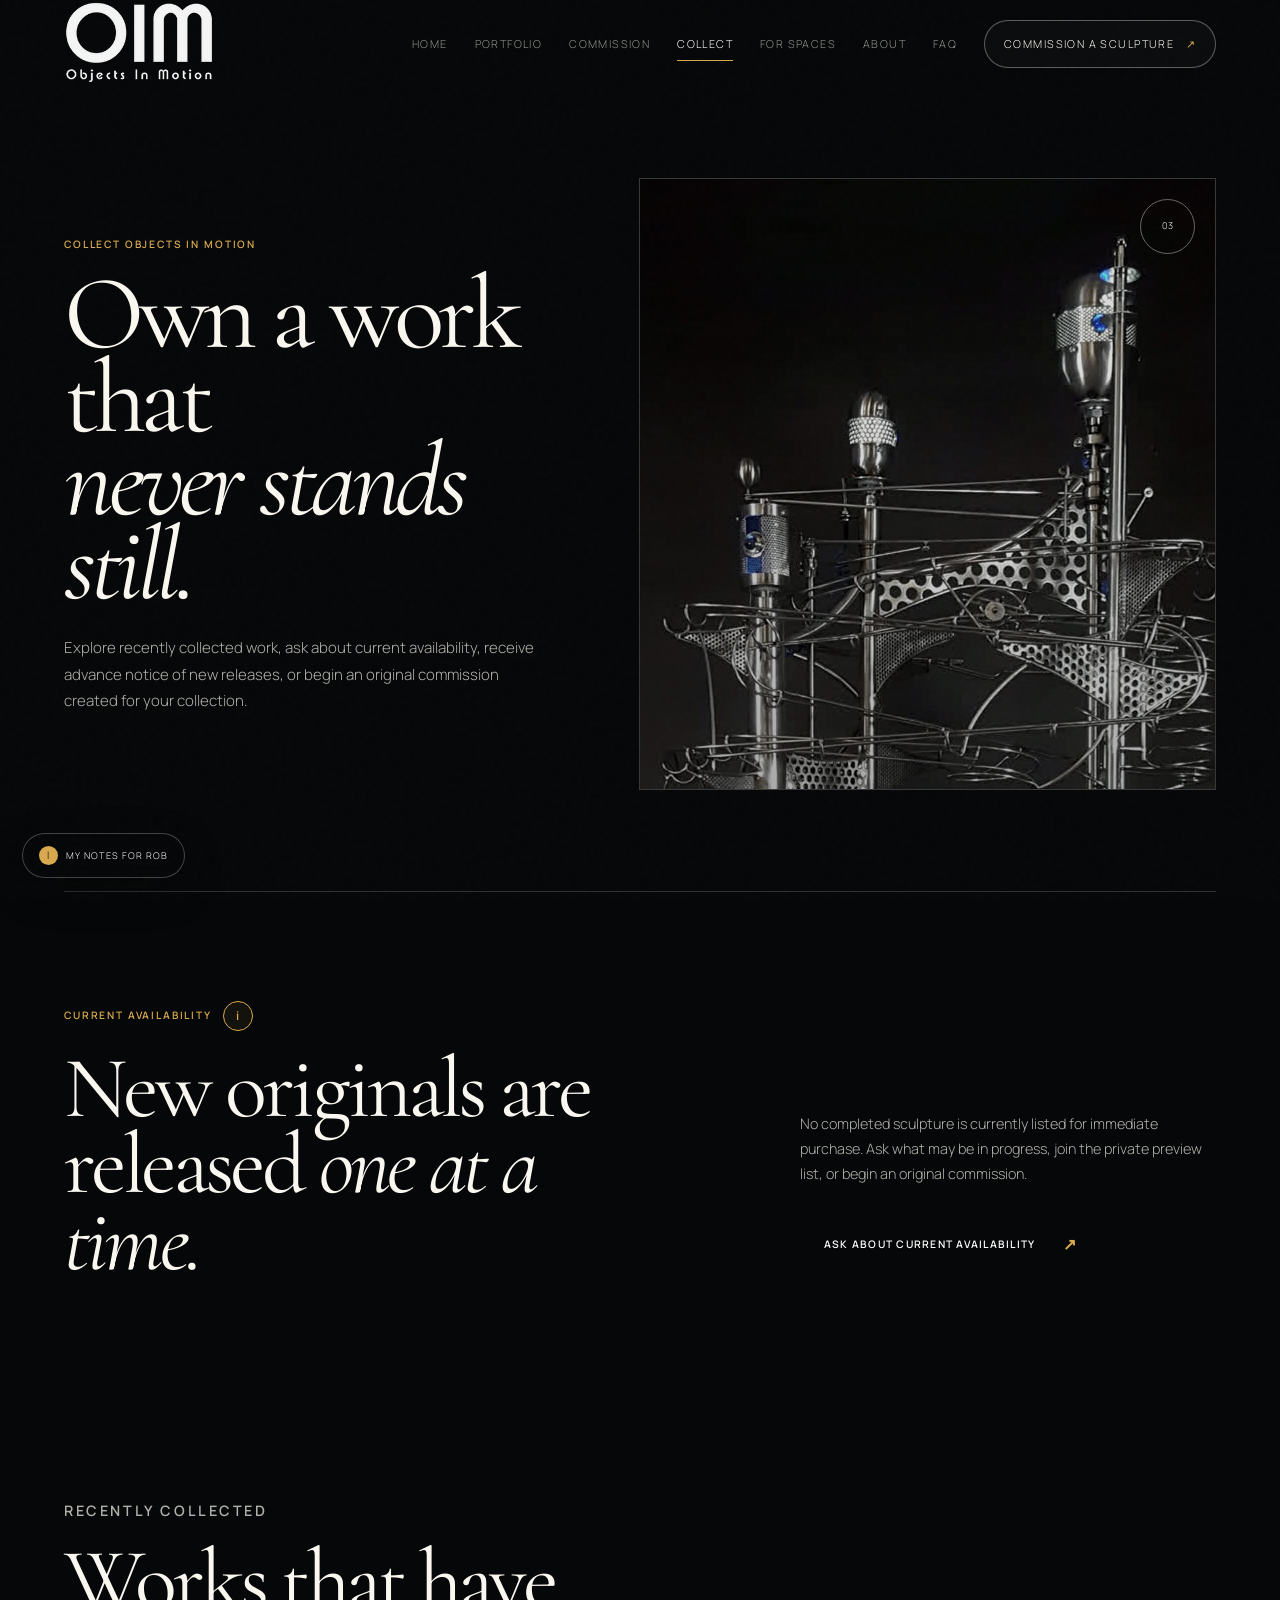
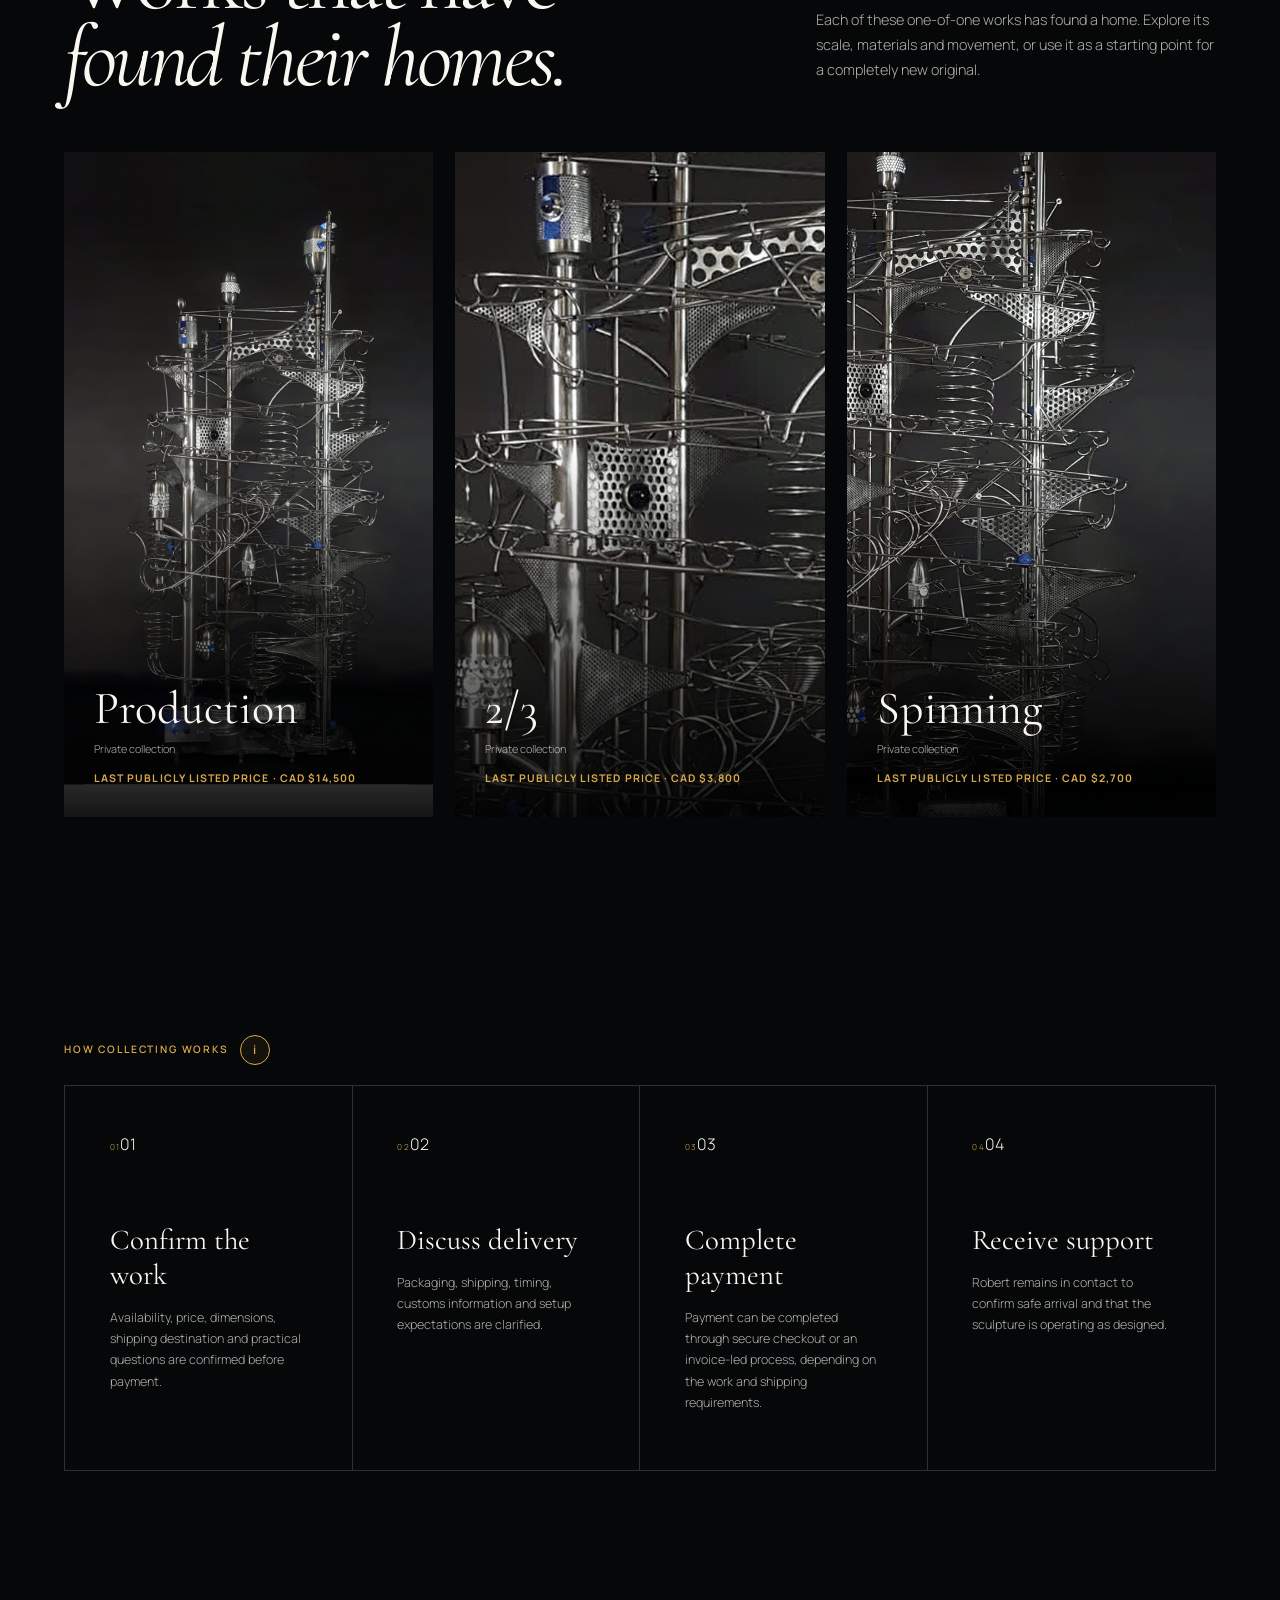
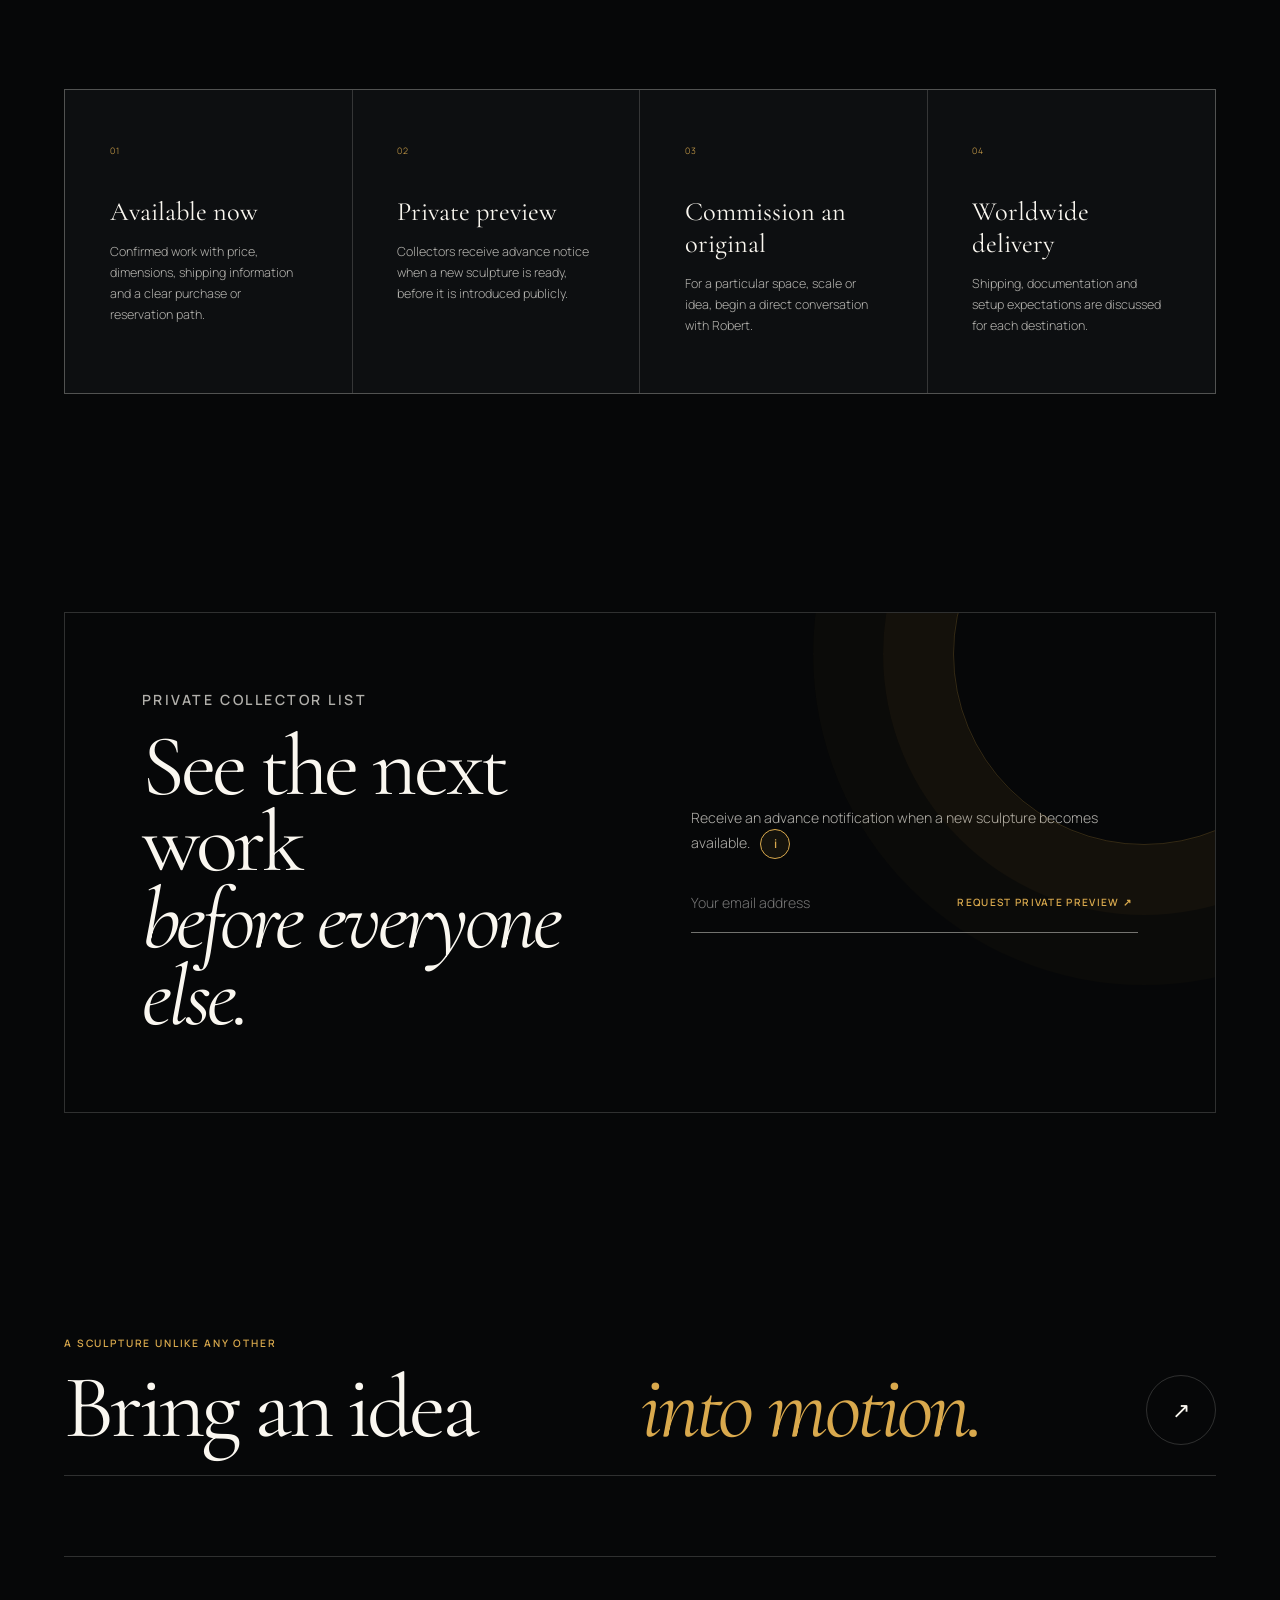
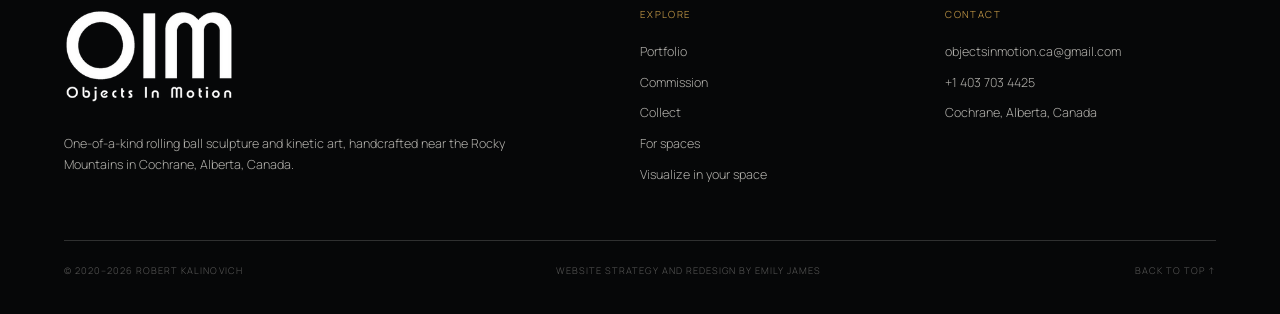
<file: shop.html>
<!DOCTYPE html>

<html lang="en"><head><meta charset="utf-8"/><meta content="width=device-width,initial-scale=1" name="viewport"/><meta content="noindex,nofollow" name="robots"/><title>Rolling Ball Sculptures for Sale &amp; Collector List | Objects In Motion</title><meta content="Ask about available rolling ball sculptures, join the private collector preview list or commission an original kinetic artwork." name="description"/><link href="styles.css" rel="stylesheet"/><link href="https://fonts.googleapis.com" rel="preconnect"/><link crossorigin="anonymous" href="https://fonts.gstatic.com" rel="preconnect"/></head><body data-page="collect"><main>
<section class="shop-hero"><div class="shop-hero-copy" data-reveal=""><p class="kicker">Collect Objects In Motion</p><h1 class="display">Own a work that<br/><em>never stands still.</em></h1><p>Explore recently collected work, ask about current availability, receive advance notice of new releases, or begin an original commission created for your collection.</p></div><div class="shop-hero-image" data-reveal=""><img alt="Rolling ball sculpture detail" decoding="async" fetchpriority="high" src="assets/images/detail-top.jpg"/><span class="page-number">03</span></div></section>
<section class="section archive-intro"><div data-reveal=""><p class="kicker">Current availability <button class="review-note" data-note="Robert, the current public shop lists Production, 2/3 and Spinning as sold. I have not invented available inventory. In Wix Studio, this area will display only works you mark as available and will update from your dashboard." type="button">i</button></p><h2 class="section-title">New originals are released <em>one at a time.</em></h2></div><div data-reveal=""><p>No completed sculpture is currently listed for immediate purchase. Ask what may be in progress, join the private preview list, or begin an original commission.</p><a class="button dark" href="contact.html?reason=availability">Ask about current availability <span class="arrow">↗</span></a></div></section>
<section class="section"><div class="featured-head"><div data-reveal=""><p class="kicker">Recently collected</p><h2 class="section-title">Works that have<br/><em>found their homes.</em></h2></div><p data-reveal="">Each of these one-of-one works has found a home. Explore its scale, materials and movement, or use it as a starting point for a completely new original.</p></div><div class="price-proof" id="price-proof"></div></section>
<section class="section"><p class="kicker">How collecting works <button class="review-note" data-note="The payment stage is intentionally not connected because the correct method depends on confirmed inventory, shipping destination, taxes and whether Robert prefers full checkout, a deposit or an invoice. I will configure that inside Wix after these decisions are confirmed." type="button">i</button></p><div class="buy-steps"><article class="buy-step" data-reveal=""><span>01</span><h3>Confirm the work</h3><p>Availability, price, dimensions, shipping destination and practical questions are confirmed before payment.</p></article><article class="buy-step" data-reveal=""><span>02</span><h3>Discuss delivery</h3><p>Packaging, shipping, timing, customs information and setup expectations are clarified.</p></article><article class="buy-step" data-reveal=""><span>03</span><h3>Complete payment</h3><p>Payment can be completed through secure checkout or an invoice-led process, depending on the work and shipping requirements.</p></article><article class="buy-step" data-reveal=""><span>04</span><h3>Receive support</h3><p>Robert remains in contact to confirm safe arrival and that the sculpture is operating as designed.</p></article></div></section>
<section class="section"><div class="assurance-grid"><article class="assurance-card" data-reveal=""><span>01</span><h3>Available now</h3><p>Confirmed work with price, dimensions, shipping information and a clear purchase or reservation path.</p></article><article class="assurance-card" data-reveal=""><span>02</span><h3>Private preview</h3><p>Collectors receive advance notice when a new sculpture is ready, before it is introduced publicly.</p></article><article class="assurance-card" data-reveal=""><span>03</span><h3>Commission an original</h3><p>For a particular space, scale or idea, begin a direct conversation with Robert.</p></article><article class="assurance-card" data-reveal=""><span>04</span><h3>Worldwide delivery</h3><p>Shipping, documentation and setup expectations are discussed for each destination.</p></article></div></section>
<section class="section"><div class="collector-panel" data-reveal=""><div><p class="kicker">Private collector list</p><h2 class="section-title">See the next work<br/><em>before everyone else.</em></h2></div><div><p>Receive an advance notification when a new sculpture becomes available. <button class="review-note" data-note="This review version creates a pre-addressed email and stores the entry in the browser. In Wix Studio, I will add the subscriber to Wix Contacts and trigger a branded confirmation and release-notification workflow." type="button">i</button></p><form class="inline-form" data-form-type="collector"><input aria-label="Email address" name="email" placeholder="Your email address" required="" type="email"/><button type="submit">Request private preview ↗</button><p aria-live="polite" class="form-note"></p></form></div></div></section>
</main><script src="data.js"></script><script>const ids=['production','two-thirds','spinning'];document.getElementById('price-proof').innerHTML=ids.map(id=>{const w=OIM_WORKS.find(x=>x.id===id);return `<a class="price-card" href="artwork.html?id=${w.id}" data-reveal><img src="${w.image}" data-fallback="${w.fallback}" alt="${w.title}"><div class="price-info"><h3>${w.title}</h3><p>${w.status}</p><strong>Last publicly listed price · ${w.lastPrice}</strong></div></a>`}).join('')</script><script src="seo.js"></script><script src="site.js"></script></body></html>
</file>
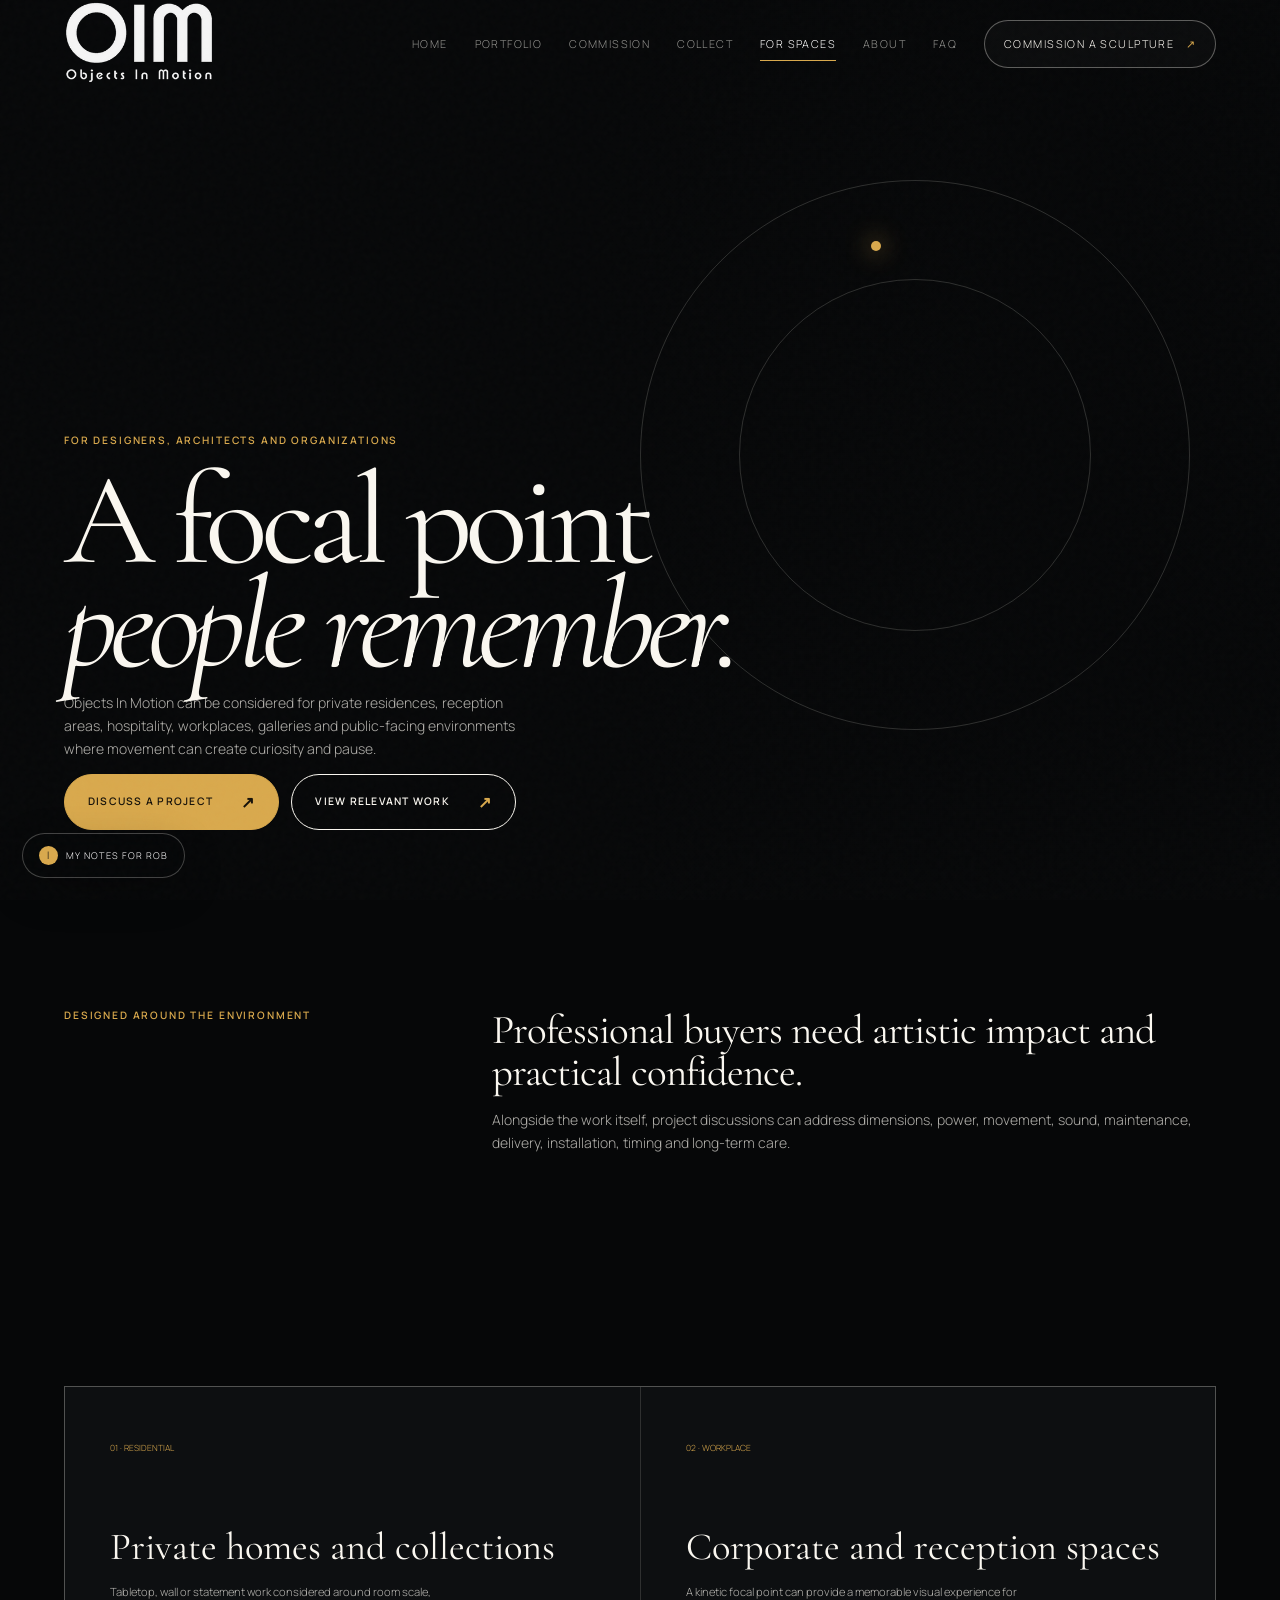
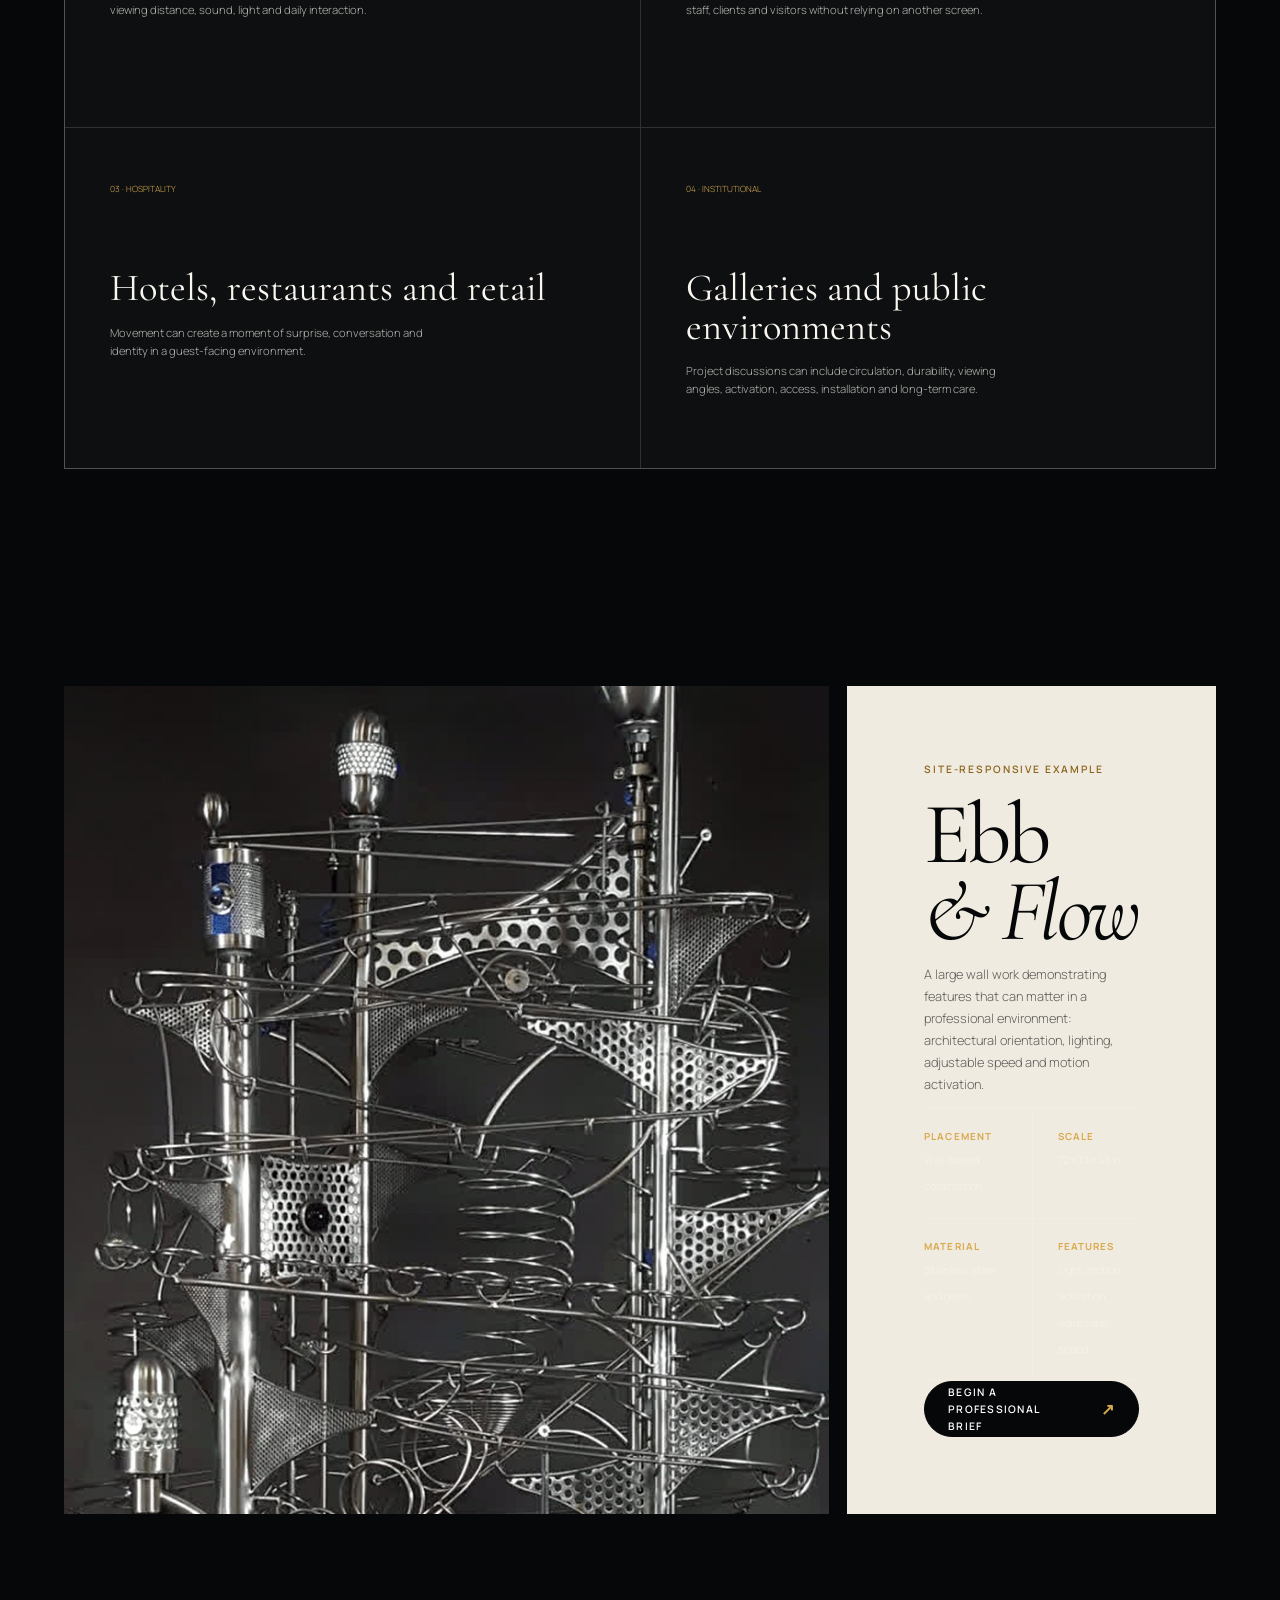
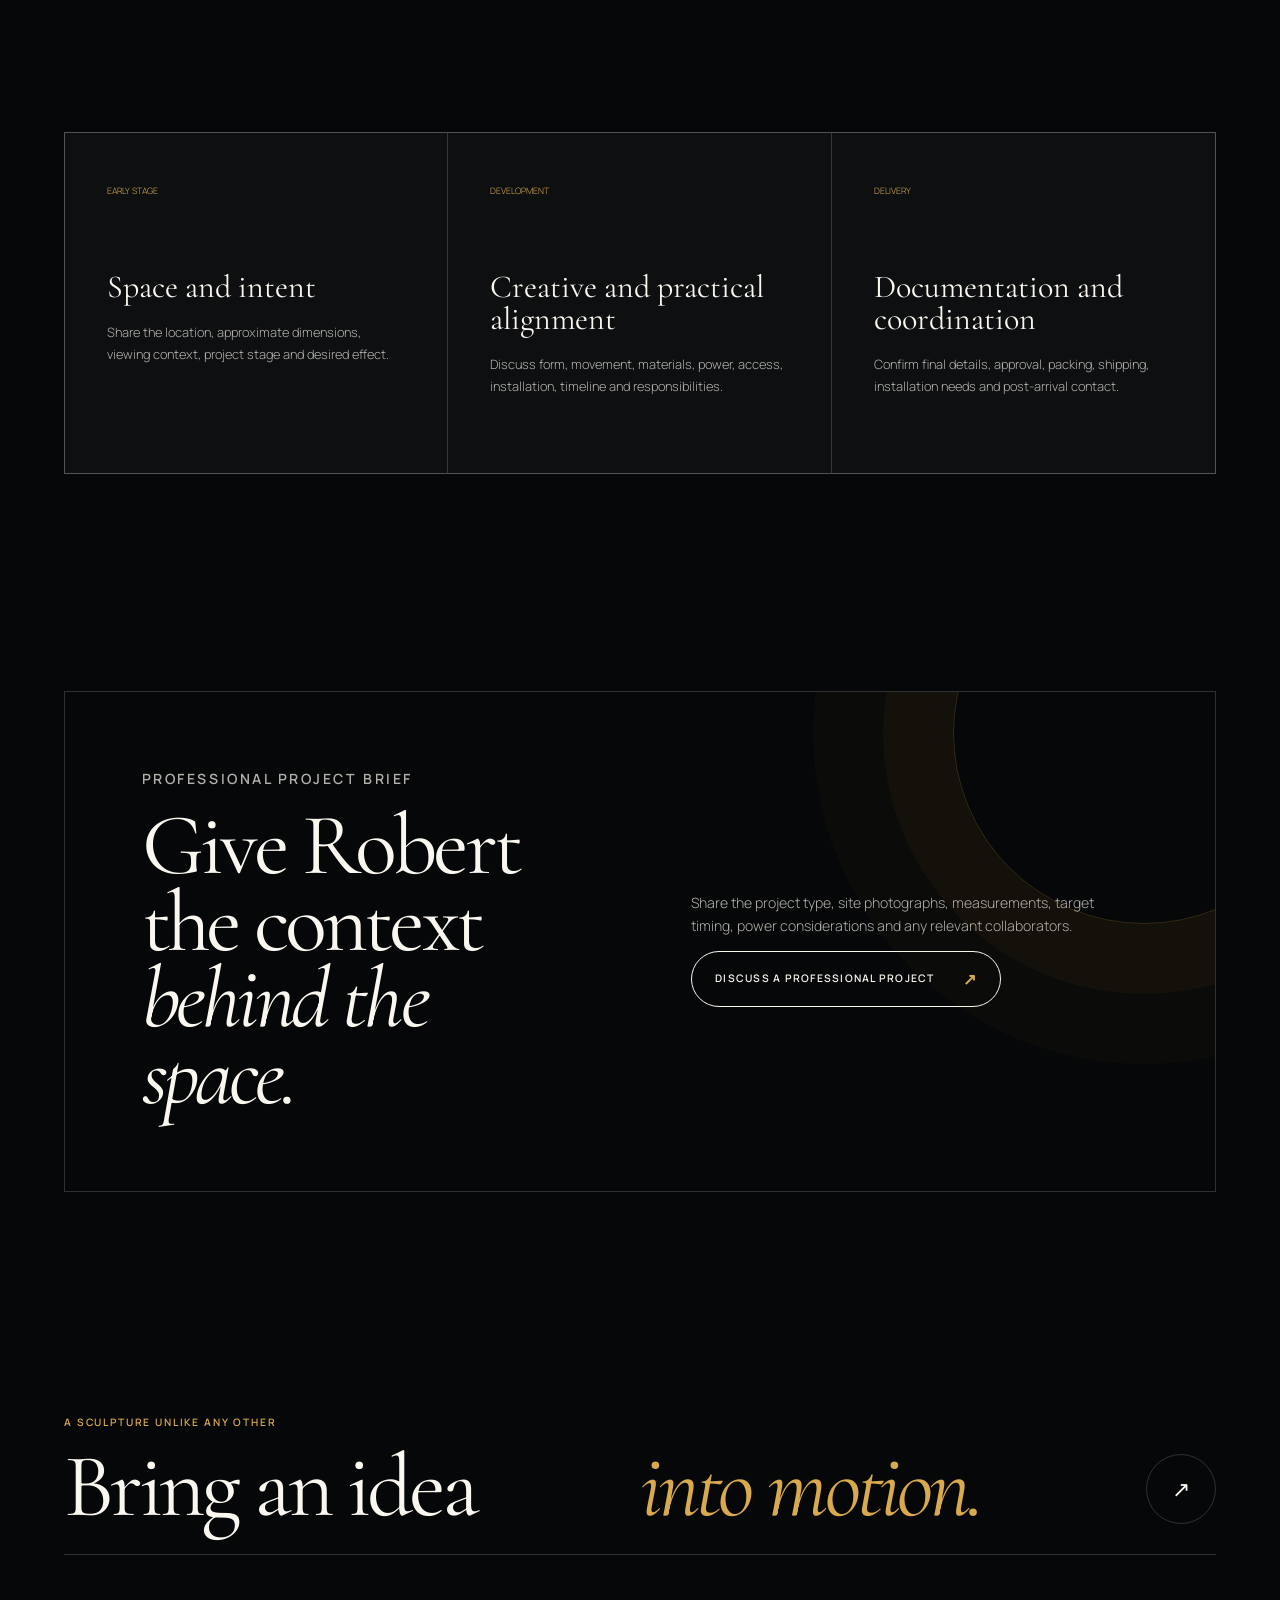
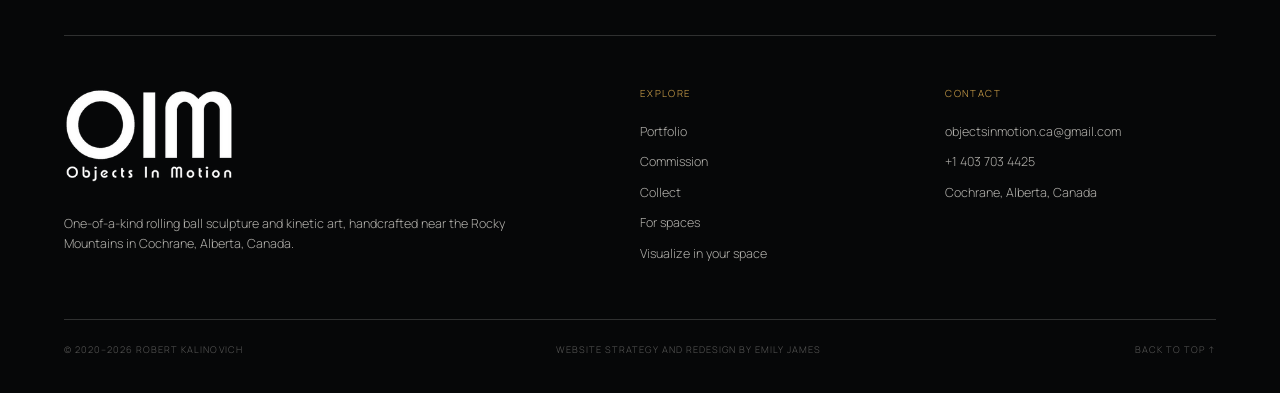
<file: spaces.html>
<!DOCTYPE html>
<html lang="en"><head><meta charset="utf-8"/><meta content="width=device-width,initial-scale=1" name="viewport"/><meta content="noindex,nofollow" name="robots"/><title>Custom Kinetic Art for Offices, Hotels &amp; Public Spaces | Objects In Motion</title><meta content="Explore custom kinetic sculpture for offices, hotels, hospitality, galleries, residences and public-facing spaces." name="description"/><link href="styles.css" rel="stylesheet"/><link href="https://fonts.googleapis.com" rel="preconnect"/><link crossorigin="anonymous" href="https://fonts.gstatic.com" rel="preconnect"/></head><body data-page="spaces"><main>
<section class="space-hero"><div data-reveal=""><p class="kicker">For designers, architects and organizations</p><h1 class="display">A focal point<br/><em>people remember.</em></h1><p>Objects In Motion can be considered for private residences, reception areas, hospitality, workplaces, galleries and public-facing environments where movement can create curiosity and pause.</p><div class="hero-actions"><a class="button gold" href="contact.html?reason=trade">Discuss a project <span class="arrow">↗</span></a><a class="button" href="portfolio.html">View relevant work <span class="arrow">↗</span></a></div></div><div aria-hidden="true" class="space-orbit"><i></i><i></i><b></b></div></section>
<section class="section editorial-intro"><p class="kicker">Designed around the environment</p><div><h2 class="body-large">Professional buyers need artistic impact and practical confidence.</h2><p>Alongside the work itself, project discussions can address dimensions, power, movement, sound, maintenance, delivery, installation, timing and long-term care.</p></div></section>
<section class="section"><div class="usecase-grid"><article class="usecase" data-reveal=""><span>01 · RESIDENTIAL</span><h3>Private homes and collections</h3><p>Tabletop, wall or statement work considered around room scale, viewing distance, sound, light and daily interaction.</p></article><article class="usecase" data-reveal=""><span>02 · WORKPLACE</span><h3>Corporate and reception spaces</h3><p>A kinetic focal point can provide a memorable visual experience for staff, clients and visitors without relying on another screen.</p></article><article class="usecase" data-reveal=""><span>03 · HOSPITALITY</span><h3>Hotels, restaurants and retail</h3><p>Movement can create a moment of surprise, conversation and identity in a guest-facing environment.</p></article><article class="usecase" data-reveal=""><span>04 · INSTITUTIONAL</span><h3>Galleries and public environments</h3><p>Project discussions can include circulation, durability, viewing angles, activation, access, installation and long-term care.</p></article></div></section>
<section class="section"><div class="feature-case"><div class="feature-case-media" data-reveal=""><img alt="Architectural commissioned kinetic sculpture" decoding="async" fetchpriority="high" src="assets/images/hero-wide.jpg"/></div><div class="feature-case-copy" data-reveal=""><p class="kicker">Site-responsive example</p><h2 class="section-title">Ebb<br/><em>&amp; Flow</em></h2><p>A large wall work demonstrating features that can matter in a professional environment: architectural orientation, lighting, adjustable speed and motion activation.</p><div class="spec-listing"><div><strong>Placement</strong><span>Wall-based commission</span></div><div><strong>Scale</strong><span>72 × 10 × 43 in</span></div><div><strong>Material</strong><span>Stainless steel and glass</span></div><div><strong>Features</strong><span>Light, motion activation, adjustable speed</span></div></div><a class="button dark" href="contact.html?reason=trade">Begin a professional brief <span class="arrow">↗</span></a></div></div></section>
<section class="section"><div class="value-grid"><article class="value-card" data-reveal=""><span>EARLY STAGE</span><h3>Space and intent</h3><p>Share the location, approximate dimensions, viewing context, project stage and desired effect.</p></article><article class="value-card" data-reveal=""><span>DEVELOPMENT</span><h3>Creative and practical alignment</h3><p>Discuss form, movement, materials, power, access, installation, timeline and responsibilities.</p></article><article class="value-card" data-reveal=""><span>DELIVERY</span><h3>Documentation and coordination</h3><p>Confirm final details, approval, packing, shipping, installation needs and post-arrival contact.</p></article></div></section>
<section class="section"><div class="collector-panel" data-reveal=""><div><p class="kicker">Professional project brief</p><h2 class="section-title">Give Robert the context<br/><em>behind the space.</em></h2></div><div><p>Share the project type, site photographs, measurements, target timing, power considerations and any relevant collaborators.</p><a class="button" href="contact.html?reason=trade">Discuss a professional project <span class="arrow">↗</span></a></div></div></section>
</main><script src="seo.js"></script><script src="site.js"></script></body></html>
</file>
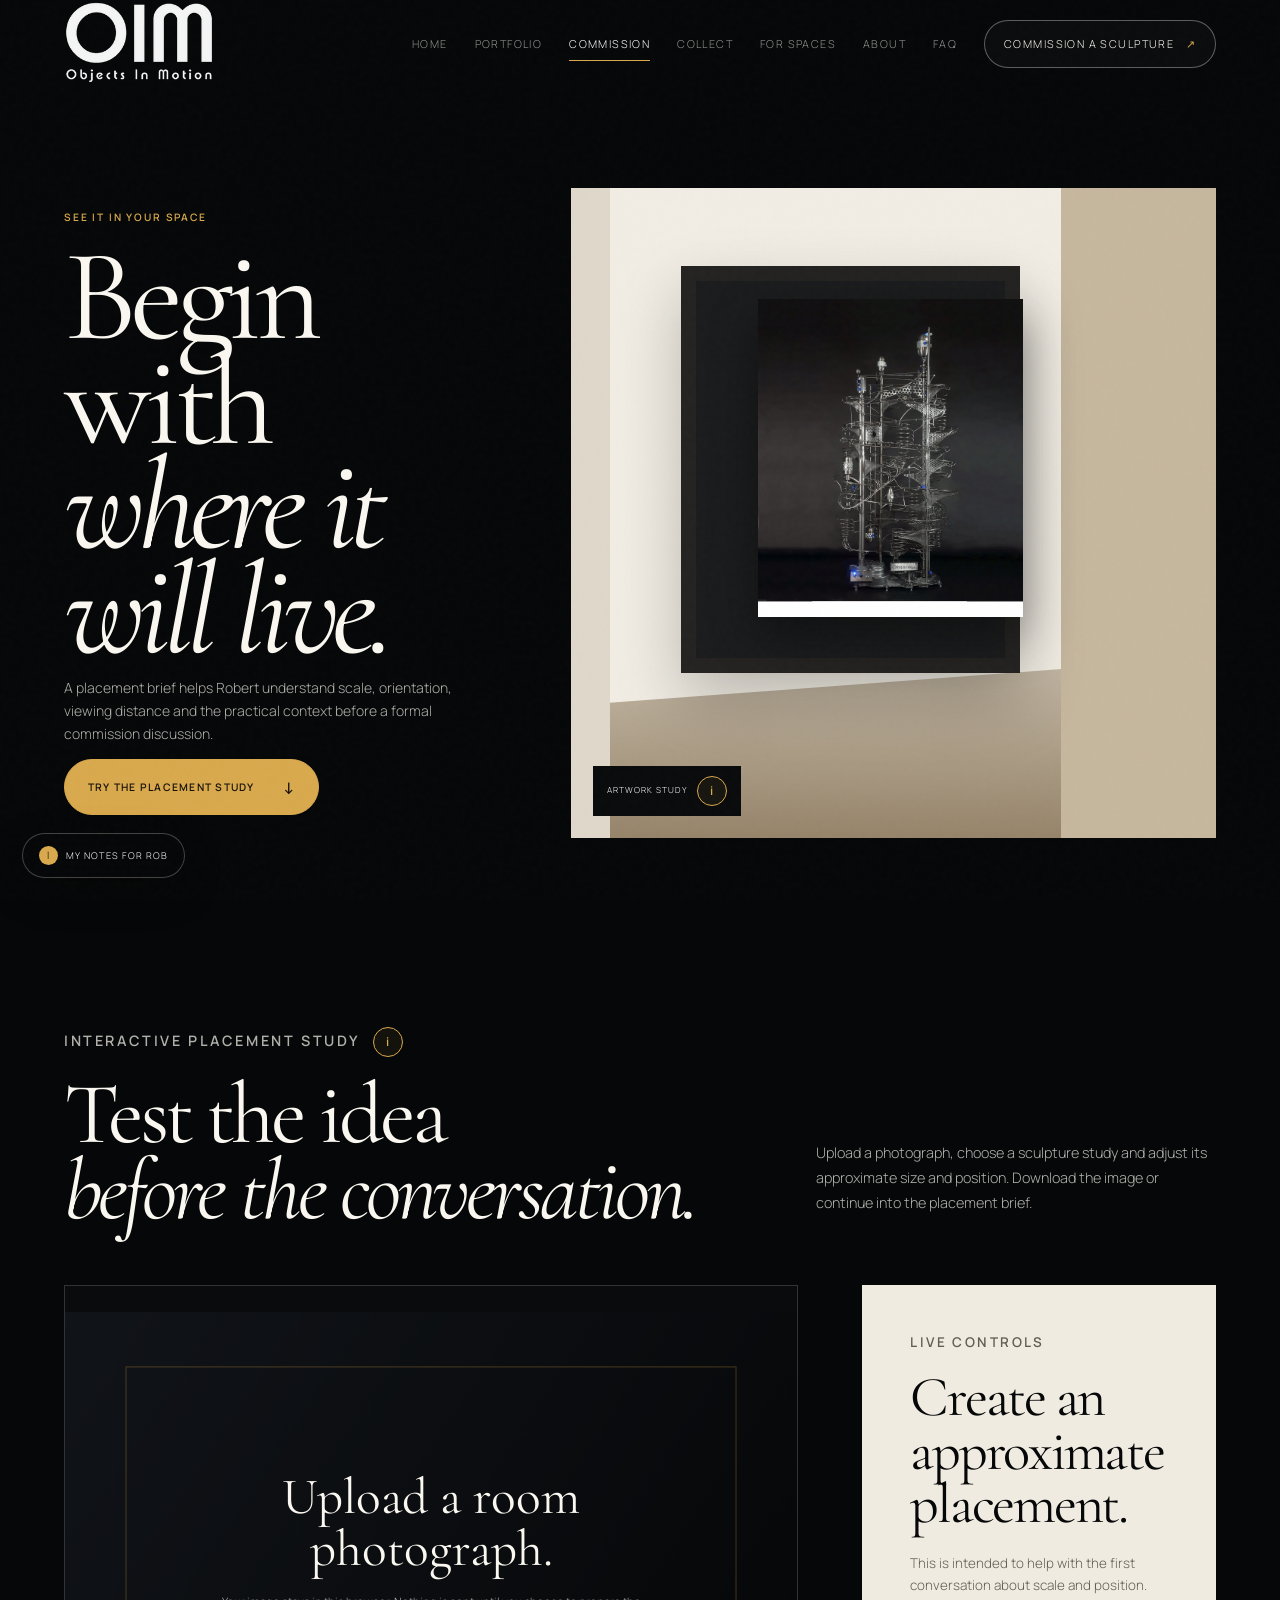
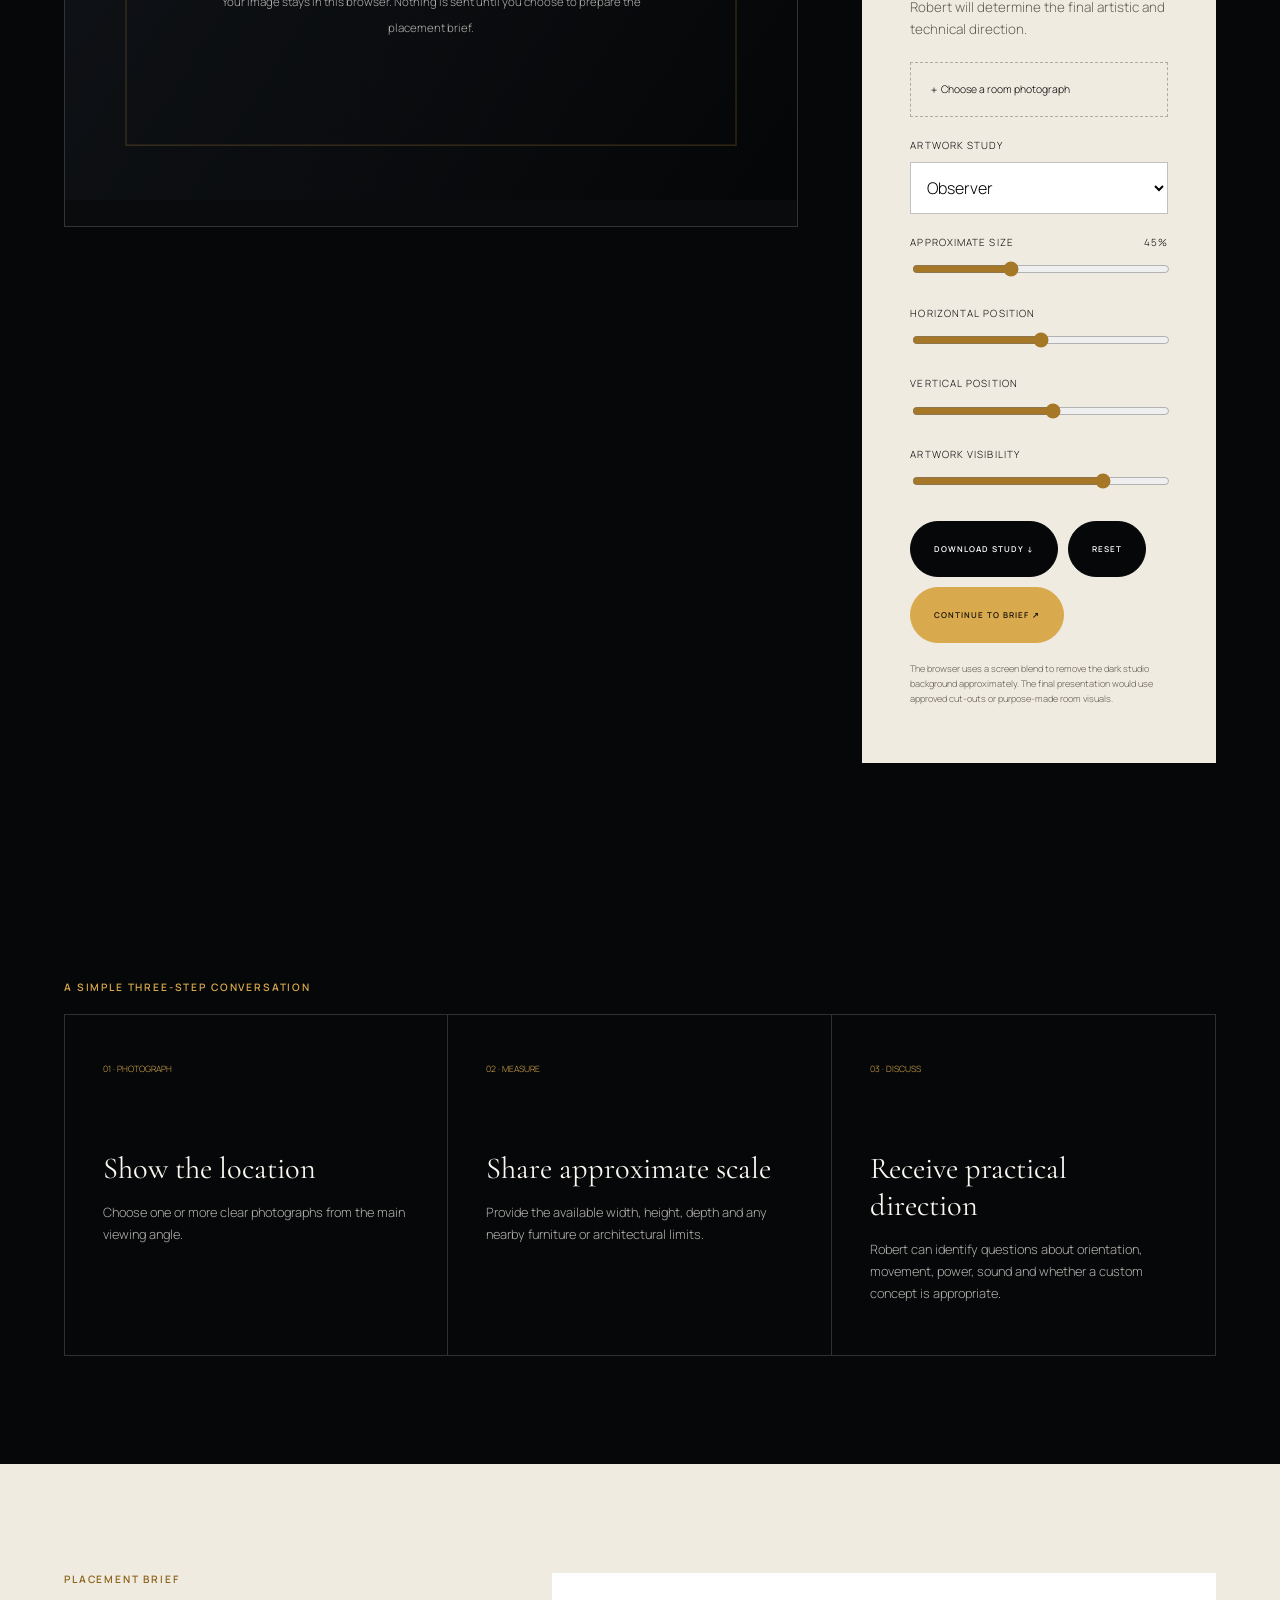
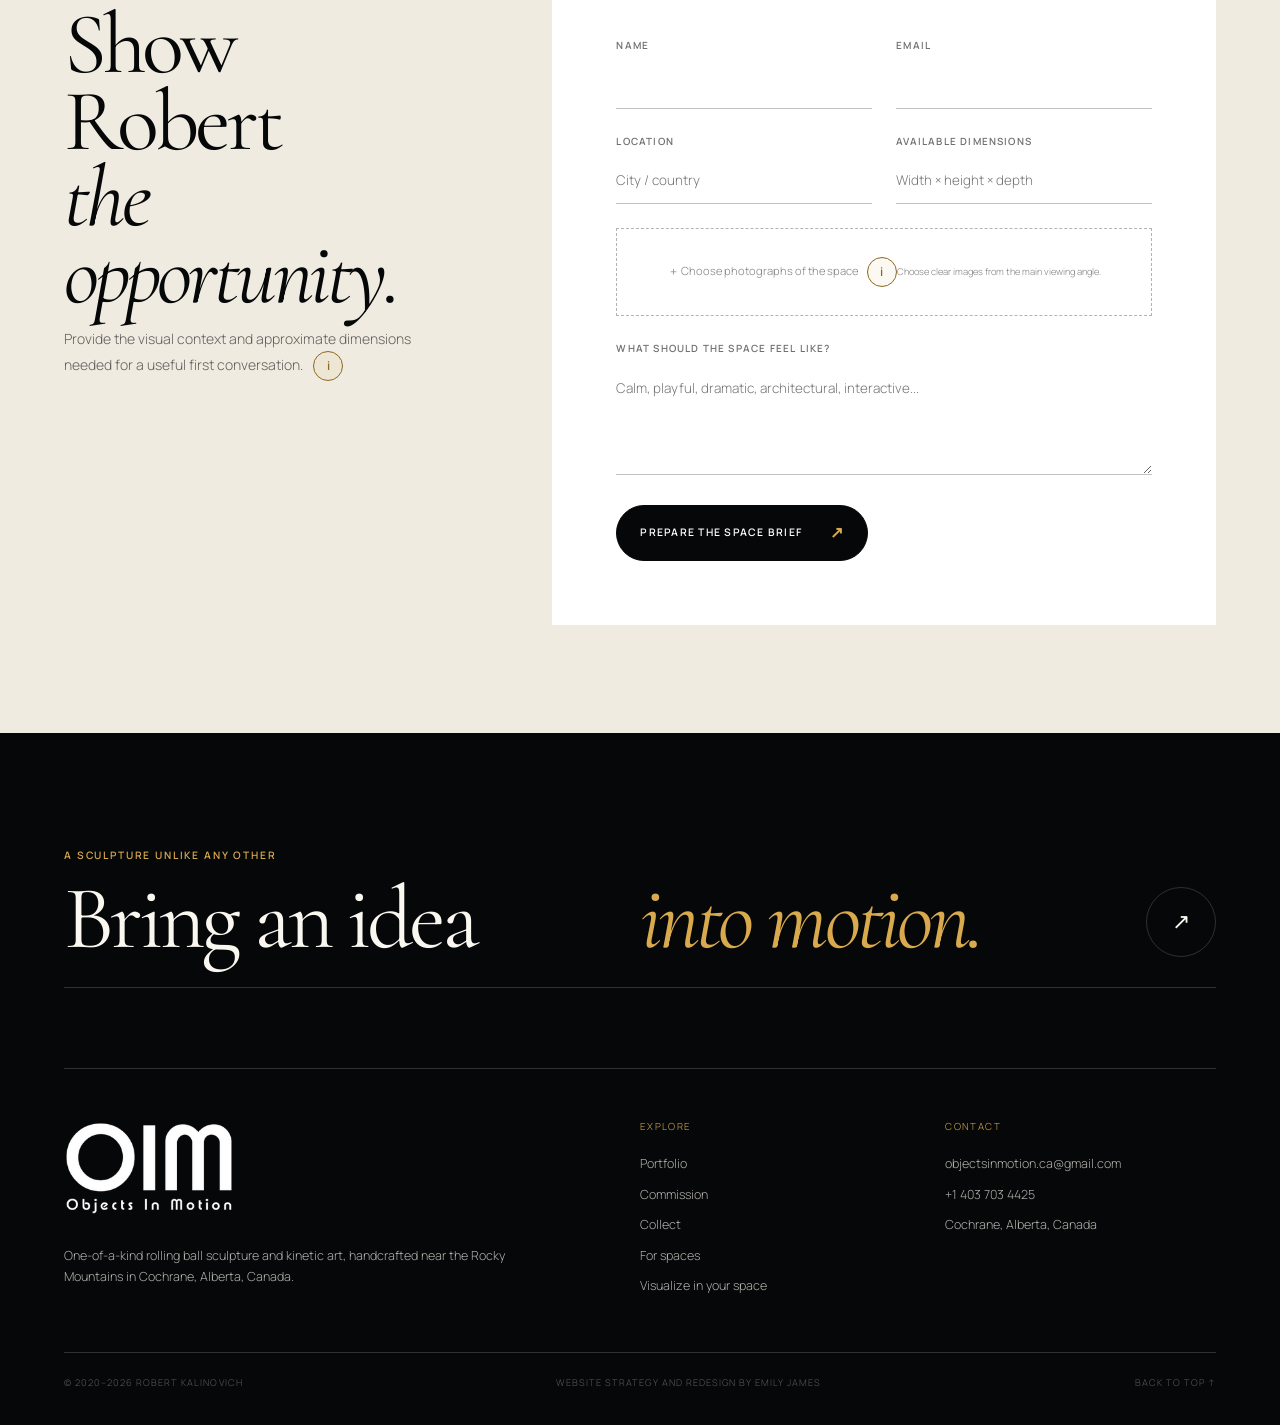
<file: visualize.html>
<!DOCTYPE html>
<html lang="en"><head><meta charset="utf-8"/><meta content="width=device-width,initial-scale=1" name="viewport"/><meta content="noindex,nofollow" name="robots"/><title>See a Kinetic Sculpture in Your Space | Objects In Motion</title><meta content="Upload a room photograph and explore approximate placement before discussing a custom kinetic sculpture with Robert Kalinovich." name="description"/><link href="styles.css" rel="stylesheet"/><link href="https://fonts.googleapis.com" rel="preconnect"/><link crossorigin="anonymous" href="https://fonts.gstatic.com" rel="preconnect"/></head><body data-page="commissions"><main>
<section class="visualize-hero"><div data-reveal=""><p class="kicker">See it in your space</p><h1 class="display">Begin with<br/><em>where it will live.</em></h1><p class="muted">A placement brief helps Robert understand scale, orientation, viewing distance and the practical context before a formal commission discussion.</p><a class="button gold" href="#placement-study">Try the placement study <span class="arrow">↓</span></a></div><div class="visualize-scene" data-reveal=""><img alt="Observer rolling ball sculpture" decoding="async" fetchpriority="high" src="assets/images/observer-hero.jpg"/><span class="scene-label">Artwork study <button class="review-note" data-note="Rob, this is an artwork image used to demonstrate the proposed placement tool. It is not presented as a completed client installation. Visitors can upload their own room image below." type="button">i</button></span></div></section>
<section class="section" id="placement-study"><div class="featured-head"><div data-reveal=""><p class="kicker">Interactive placement study <button class="review-note" data-note="Rob, I added this as a working interactive feature so a visitor can immediately test scale and placement using their own room photograph. It is an early visual study, not a final rendering or quotation. In Wix Studio, the chosen image and project details will continue directly into the placement enquiry." type="button">i</button></p><h2 class="section-title">Test the idea<br/><em>before the conversation.</em></h2></div><p data-reveal="">Upload a photograph, choose a sculpture study and adjust its approximate size and position. Download the image or continue into the placement brief.</p></div><div class="live-visualizer" data-reveal=""><div class="visualizer-stage" id="visualizer-stage"><canvas aria-label="Room placement preview" height="800" id="placement-canvas" width="1200"></canvas><div class="visualizer-empty"><div><strong>Upload a room photograph.</strong><span>Your image stays in this browser. Nothing is sent until you choose to prepare the placement brief.</span></div></div></div><div class="visualizer-controls"><p class="kicker">Live controls</p><h2>Create an approximate placement.</h2><p>This is intended to help with the first conversation about scale and position. Robert will determine the final artistic and technical direction.</p><label class="visualizer-upload">＋ Choose a room photograph<input accept="image/*" id="room-upload" type="file"/></label><div class="visualizer-control"><label for="artwork-study">Artwork study</label><select class="visualizer-select" id="artwork-study"><option value="assets/images/observer-hero.jpg">Observer</option><option value="assets/images/portrait-right.jpg">Tall sculpture study</option><option value="assets/images/detail-blue.jpg">Mechanical detail study</option></select></div><div class="visualizer-control"><label for="artwork-scale">Approximate size <span id="scale-value">45%</span></label><input id="artwork-scale" max="95" min="15" type="range" value="45"/></div><div class="visualizer-control"><label for="artwork-x">Horizontal position</label><input id="artwork-x" max="100" min="0" type="range" value="50"/></div><div class="visualizer-control"><label for="artwork-y">Vertical position</label><input id="artwork-y" max="100" min="0" type="range" value="55"/></div><div class="visualizer-control"><label for="artwork-opacity">Artwork visibility</label><input id="artwork-opacity" max="100" min="35" type="range" value="84"/></div><div class="visualizer-actions"><button class="button dark" id="download-placement" type="button">Download study ↓</button><button class="button dark" id="reset-placement" type="button">Reset</button><a class="button gold" href="#space-brief">Continue to brief ↗</a></div><p class="visualizer-help">The browser uses a screen blend to remove the dark studio background approximately. The final presentation would use approved cut-outs or purpose-made room visuals.</p></div></div></section>
<section class="section"><p class="kicker">A simple three-step conversation</p><div class="visualize-workflow"><article data-reveal=""><span>01 · PHOTOGRAPH</span><h3>Show the location</h3><p>Choose one or more clear photographs from the main viewing angle.</p></article><article data-reveal=""><span>02 · MEASURE</span><h3>Share approximate scale</h3><p>Provide the available width, height, depth and any nearby furniture or architectural limits.</p></article><article data-reveal=""><span>03 · DISCUSS</span><h3>Receive practical direction</h3><p>Robert can identify questions about orientation, movement, power, sound and whether a custom concept is appropriate.</p></article></div></section>
<section class="section-full commission-form-section" id="space-brief"><div class="commission-form-wrap"><div class="form-intro" data-reveal=""><p class="kicker">Placement brief</p><h2 class="section-title">Show Robert<br/><em>the opportunity.</em></h2><p>Provide the visual context and approximate dimensions needed for a useful first conversation. <button class="review-note" data-note="This review version can display the chosen images, prepare an email-ready summary and download the brief. In Wix Studio, the images and details will upload securely and notify Robert immediately." type="button">i</button></p></div><form class="project-form" data-form-type="visualize" data-reveal=""><div class="field-grid"><div class="field"><label for="vname">Name</label><input id="vname" name="Name" required=""/></div><div class="field"><label for="vemail">Email</label><input id="vemail" name="Email" required="" type="email"/></div><div class="field"><label for="vlocation">Location</label><input id="vlocation" name="Location" placeholder="City / country"/></div><div class="field"><label for="vmeasure">Available dimensions</label><input id="vmeasure" name="Available dimensions" placeholder="Width × height × depth"/></div><label class="upload-box demo-upload">＋ Choose photographs of the space <button class="review-note" data-note="Selected images remain on the visitor’s device in this review version. Wix Studio will securely upload them with the form submission." type="button">i</button><input accept="image/*" multiple="" name="Space photographs" type="file"/><small>Choose clear images from the main viewing angle.</small><span class="upload-preview"></span><span class="upload-thumbs"></span></label><div class="field full"><label for="vnotes">What should the space feel like?</label><textarea id="vnotes" name="Desired feeling" placeholder="Calm, playful, dramatic, architectural, interactive..."></textarea></div></div><button class="button dark" type="submit">Prepare the space brief <span class="arrow">↗</span></button><p aria-live="polite" class="form-note"></p></form></div></section>
</main><script>
(() => {
  const canvas=document.getElementById('placement-canvas');
  const ctx=canvas?.getContext('2d');
  if(!canvas||!ctx)return;
  const stage=document.getElementById('visualizer-stage');
  const upload=document.getElementById('room-upload');
  const select=document.getElementById('artwork-study');
  const scale=document.getElementById('artwork-scale');
  const x=document.getElementById('artwork-x');
  const y=document.getElementById('artwork-y');
  const opacity=document.getElementById('artwork-opacity');
  const scaleValue=document.getElementById('scale-value');
  const room=new Image();
  const art=new Image();
  let roomReady=false, artReady=false;
  function placeholder(){ctx.clearRect(0,0,canvas.width,canvas.height);const g=ctx.createLinearGradient(0,0,canvas.width,canvas.height);g.addColorStop(0,'#111419');g.addColorStop(1,'#050607');ctx.fillStyle=g;ctx.fillRect(0,0,canvas.width,canvas.height);ctx.strokeStyle='rgba(213,162,65,.22)';ctx.lineWidth=2;ctx.strokeRect(100,90,canvas.width-200,canvas.height-180);}
  function cover(img){const r=Math.max(canvas.width/img.width,canvas.height/img.height);const w=img.width*r,h=img.height*r;return [(canvas.width-w)/2,(canvas.height-h)/2,w,h]}
  function render(){placeholder();if(roomReady){const d=cover(room);ctx.globalCompositeOperation='source-over';ctx.globalAlpha=1;ctx.drawImage(room,...d)}if(roomReady&&artReady){const cropBottom=Math.round(art.height*.08);const sh=art.height-cropBottom;const targetH=canvas.height*(Number(scale.value)/100);const targetW=targetH*(art.width/sh);const left=(canvas.width-targetW)*(Number(x.value)/100);const top=(canvas.height-targetH)*(Number(y.value)/100);ctx.save();ctx.globalAlpha=Number(opacity.value)/100;ctx.globalCompositeOperation='screen';ctx.drawImage(art,0,0,art.width,sh,left,top,targetW,targetH);ctx.restore()}scaleValue.textContent=`${scale.value}%`}
  function loadArt(){artReady=false;art.onload=()=>{artReady=true;render()};art.src=select.value}
  upload.addEventListener('change',()=>{const file=upload.files?.[0];if(!file)return;const url=URL.createObjectURL(file);room.onload=()=>{roomReady=true;const ratio=room.width/room.height;canvas.width=Math.min(1600,Math.max(900,room.width));canvas.height=Math.round(canvas.width/ratio);stage.classList.add('ready');URL.revokeObjectURL(url);render()};room.src=url});
  [scale,x,y,opacity].forEach(el=>el.addEventListener('input',render));select.addEventListener('change',loadArt);
  document.getElementById('reset-placement')?.addEventListener('click',()=>{scale.value=45;x.value=50;y.value=55;opacity.value=84;render()});
  document.getElementById('download-placement')?.addEventListener('click',()=>{if(!roomReady){upload.click();return}render();const a=document.createElement('a');a.download='Objects_In_Motion_Placement_Study.png';a.href=canvas.toDataURL('image/png');a.click()});
  loadArt();placeholder();
})();
</script><script src="seo.js"></script><script src="site.js"></script></body></html>
</file>
<file: styles.css>
@import url('https://fonts.googleapis.com/css2?family=Cormorant+Garamond:ital,wght@0,400;0,500;1,400&family=Manrope:wght@300;400;500;600&display=swap');
:root{--ink:#070809;--ink2:#0d0f11;--paper:#eee9de;--white:#f7f4ed;--gold:#d5a241;--blue:#4264ff;--steel:#aeb4b9;--muted:rgba(247,244,237,.62);--line:rgba(247,244,237,.15);--darkline:rgba(7,8,9,.16);--max:1500px;--pad:clamp(22px,4.2vw,72px);--serif:'Cormorant Garamond',Georgia,serif;--sans:'Manrope',Arial,sans-serif;--header:92px}
*{box-sizing:border-box}html{scroll-behavior:smooth}body{margin:0;background:var(--ink);color:var(--white);font-family:var(--sans);font-weight:300;line-height:1.55;overflow-x:hidden}body:before{content:'';position:fixed;inset:0;pointer-events:none;z-index:1000;opacity:.035;background-image:url("data:image/svg+xml,%3Csvg viewBox='0 0 180 180' xmlns='http://www.w3.org/2000/svg'%3E%3Cfilter id='n'%3E%3CfeTurbulence type='fractalNoise' baseFrequency='.9' numOctaves='3' stitchTiles='stitch'/%3E%3C/filter%3E%3Crect width='100%25' height='100%25' filter='url(%23n)' opacity='.55'/%3E%3C/svg%3E")}.menu-open{overflow:hidden}a{color:inherit;text-decoration:none}img{display:block;max-width:100%}button,input,select,textarea{font:inherit}.sr-only{position:absolute;width:1px;height:1px;overflow:hidden;clip:rect(0,0,0,0)}
.concept-ribbon{height:28px;background:var(--gold);color:#15110a;display:flex;justify-content:space-between;align-items:center;padding:0 var(--pad);font-size:.55rem;font-weight:600;letter-spacing:.17em;text-transform:uppercase;position:relative;z-index:101}.site-header{height:var(--header);position:fixed;top:28px;left:0;right:0;z-index:100;display:flex;align-items:center;justify-content:space-between;padding:0 var(--pad);transition:transform .35s,background .35s,border .35s}.site-header.scrolled{background:rgba(7,8,9,.88);backdrop-filter:blur(18px);border-bottom:1px solid var(--line)}.site-header.hidden{transform:translateY(calc(-100% - 30px))}.brand{display:flex;align-items:center;gap:13px;z-index:3}.brand>span:last-child{display:flex;flex-direction:column;line-height:.95}.brand strong{text-transform:uppercase;font-size:.73rem;letter-spacing:.16em}.brand em{font:italic 1rem var(--serif);color:rgba(247,244,237,.62)}.brand-orbit{width:44px;height:44px;border:1px solid rgba(247,244,237,.35);border-radius:50%;position:relative}.brand-orbit:before,.brand-orbit i{content:'';position:absolute;border:1px solid rgba(247,244,237,.42);border-radius:50%}.brand-orbit:before{inset:8px}.brand-orbit i{inset:15px}.brand-orbit b{position:absolute;width:5px;height:5px;border-radius:50%;background:var(--gold);top:6px;left:19px;box-shadow:0 0 16px var(--gold)}.site-nav{display:flex;align-items:center;gap:clamp(15px,2.2vw,36px);font-size:.61rem;text-transform:uppercase;letter-spacing:.13em}.site-nav>a:not(.nav-contact){color:rgba(247,244,237,.58);position:relative}.site-nav>a:not(.nav-contact):after{content:'';position:absolute;left:0;right:100%;bottom:-8px;height:1px;background:var(--gold);transition:.25s}.site-nav>a:hover,.site-nav>a.active{color:white}.site-nav>a:hover:after,.site-nav>a.active:after{right:0}.nav-contact{padding:13px 18px;border:1px solid rgba(247,244,237,.35);border-radius:999px}.nav-contact span{color:var(--gold);margin-left:8px}.menu-button{display:none}
.kicker{margin:0 0 18px;text-transform:uppercase;letter-spacing:.18em;font-size:.57rem;font-weight:600;color:var(--gold)}.display{font:400 clamp(4.3rem,10.2vw,10.8rem)/.76 var(--serif);letter-spacing:-.055em;margin:0}.display em{font-weight:400}.section-title{font:400 clamp(3.3rem,6.8vw,7.5rem)/.84 var(--serif);letter-spacing:-.045em;margin:0}.section-title em{font-weight:400}.body-large{font:400 clamp(1.75rem,3.2vw,3.5rem)/1.04 var(--serif);letter-spacing:-.025em}.section{padding:clamp(95px,11vw,180px) var(--pad);max-width:var(--max);margin:auto}.section-full{padding:clamp(95px,11vw,180px) var(--pad)}.button{display:inline-flex;align-items:center;justify-content:space-between;gap:28px;min-height:54px;padding:0 22px;border:1px solid currentColor;border-radius:999px;text-transform:uppercase;letter-spacing:.12em;font-size:.58rem;font-weight:600;background:transparent;color:inherit;cursor:pointer;transition:.3s}.button:hover{background:var(--white);color:var(--ink);border-color:var(--white)}.button.gold{background:var(--gold);color:#17120a;border-color:var(--gold)}.button.dark{background:var(--ink);color:white;border-color:var(--ink)}.button .arrow{font-size:1rem;color:var(--gold)}.button.gold .arrow{color:#17120a}.text-link{display:inline-flex;gap:13px;align-items:center;text-transform:uppercase;letter-spacing:.15em;font-size:.57rem;font-weight:600;border-bottom:1px solid rgba(247,244,237,.25);padding-bottom:8px}.text-link span{color:var(--gold)}.muted{color:var(--muted)}
[data-reveal]{opacity:0;transform:translateY(35px);transition:opacity .8s cubic-bezier(.2,.65,.2,1),transform .8s cubic-bezier(.2,.65,.2,1)}[data-reveal].is-visible{opacity:1;transform:none}.delay-1{transition-delay:.1s}.delay-2{transition-delay:.2s}.delay-3{transition-delay:.3s}
/* Home */
.home-hero{min-height:calc(100svh - 28px);padding:calc(var(--header) + 70px) var(--pad) 58px;position:relative;display:grid;grid-template-columns:1.05fr .95fr;align-items:end;overflow:hidden}.hero-image{position:absolute;inset:0 0 0 40%;z-index:0}.hero-image:before{content:'';position:absolute;inset:0;z-index:1;background:linear-gradient(90deg,var(--ink) 0%,rgba(7,8,9,.8) 18%,rgba(7,8,9,.08) 65%),linear-gradient(0deg,var(--ink) 0%,transparent 32%),radial-gradient(circle at 72% 40%,transparent 0,rgba(7,8,9,.15) 55%,rgba(7,8,9,.55) 100%)}.hero-image img{width:100%;height:100%;object-fit:cover;object-position:center 46%;filter:saturate(.82) contrast(1.08)}.hero-copy{position:relative;z-index:2;max-width:930px;padding-bottom:42px}.hero-copy .display{font-size:clamp(5rem,10.5vw,11.5rem)}.hero-copy .display span{display:block}.hero-copy .display span:nth-child(2){margin-left:clamp(35px,8vw,150px);font-style:italic;color:var(--paper)}.hero-copy .display span:nth-child(3){color:transparent;-webkit-text-stroke:1px rgba(247,244,237,.65);margin-left:clamp(0px,3vw,55px)}.hero-bottom{position:relative;z-index:2;grid-column:1/-1;display:flex;align-items:flex-end;justify-content:space-between;border-top:1px solid var(--line);padding-top:24px}.hero-bottom p{max-width:450px;margin:0;color:var(--muted);font-size:.78rem}.hero-actions{display:flex;gap:12px}.orbit-stage{position:absolute;right:5vw;top:19%;width:min(34vw,520px);aspect-ratio:1;z-index:2;pointer-events:none;opacity:.65}.orbit-stage i{position:absolute;border:1px solid rgba(247,244,237,.22);border-radius:50%;inset:var(--i)}.orbit-stage i:nth-child(1){--i:0}.orbit-stage i:nth-child(2){--i:12%}.orbit-stage i:nth-child(3){--i:25%}.orbit-stage i:nth-child(4){--i:38%}.orbit-stage b{position:absolute;width:8px;height:8px;border-radius:50%;background:var(--gold);box-shadow:0 0 22px rgba(213,162,65,.7)}.orbit-stage b:nth-of-type(1){left:9%;top:53%}.orbit-stage b:nth-of-type(2){left:42%;top:26%}.orbit-stage b:nth-of-type(3){right:12%;bottom:30%}.intro-grid{display:grid;grid-template-columns:.8fr 1.2fr;gap:clamp(50px,9vw,150px);align-items:start}.intro-grid .body-large{margin:0}.intro-copy p{max-width:680px;color:var(--muted);font-size:.92rem}.fact-row{display:grid;grid-template-columns:repeat(3,1fr);border-top:1px solid var(--line);border-bottom:1px solid var(--line);margin-top:50px}.fact{padding:25px 25px 25px 0;border-right:1px solid var(--line)}.fact:not(:first-child){padding-left:25px}.fact:last-child{border:0}.fact strong{display:block;font:400 2.6rem var(--serif);color:var(--paper)}.fact span{font-size:.58rem;text-transform:uppercase;letter-spacing:.12em;color:var(--muted)}
.featured-head{display:flex;align-items:end;justify-content:space-between;gap:3rem;margin-bottom:55px}.featured-head p{max-width:400px;color:var(--muted)}.work-showcase{display:grid;grid-template-columns:1.2fr .8fr;grid-template-rows:repeat(2,minmax(330px,42vw));gap:18px}.work-card{position:relative;overflow:hidden;background:#17191b;isolation:isolate}.work-card:first-child{grid-row:1/3}.work-card img{width:100%;height:100%;object-fit:cover;transition:transform 1s cubic-bezier(.2,.65,.2,1),filter .5s;filter:saturate(.82)}.work-card:after{content:'';position:absolute;inset:0;background:linear-gradient(0deg,rgba(7,8,9,.9),transparent 55%)}.work-card:hover img{transform:scale(1.035);filter:saturate(1)}.work-info{position:absolute;z-index:2;left:0;right:0;bottom:0;padding:clamp(22px,3vw,42px);display:flex;align-items:end;justify-content:space-between}.work-info h3{font:400 clamp(2.3rem,4vw,5rem)/.9 var(--serif);margin:5px 0}.work-info p{font-size:.58rem;text-transform:uppercase;letter-spacing:.13em;color:rgba(247,244,237,.62);margin:0}.work-index{width:46px;height:46px;border:1px solid rgba(247,244,237,.4);display:grid;place-items:center;border-radius:50%;font-size:.58rem}.home-quote{background:var(--paper);color:var(--ink);max-width:none;padding-left:var(--pad);padding-right:var(--pad);overflow:hidden}.quote-wrap{max-width:var(--max);margin:auto;display:grid;grid-template-columns:.35fr 1fr;gap:clamp(30px,7vw,110px);align-items:start}.quote-mark{font:400 10rem/.7 var(--serif);color:var(--gold)}.quote-wrap blockquote{font:400 clamp(3.8rem,8.2vw,9rem)/.82 var(--serif);letter-spacing:-.055em;margin:0}.quote-wrap blockquote em{color:transparent;-webkit-text-stroke:1px rgba(7,8,9,.55)}.quote-credit{margin-top:35px;font-size:.62rem;text-transform:uppercase;letter-spacing:.14em;color:rgba(7,8,9,.52)}
.commission-home{display:grid;grid-template-columns:1fr 1fr;min-height:850px;max-width:var(--max);margin:auto}.commission-home-media{position:relative;overflow:hidden}.commission-home-media img{width:100%;height:100%;object-fit:cover}.commission-home-media:after{content:'';position:absolute;inset:0;background:linear-gradient(0deg,rgba(7,8,9,.65),transparent 50%)}.commission-home-copy{padding:clamp(65px,8vw,130px);background:#121416;display:flex;flex-direction:column;justify-content:center}.commission-home-copy p:not(.kicker){color:var(--muted);max-width:520px}.commission-home-copy .button{align-self:flex-start;margin-top:28px}.audience-list{margin:45px 0;border-top:1px solid var(--line)}.audience-list div{display:flex;justify-content:space-between;gap:20px;padding:15px 0;border-bottom:1px solid var(--line);font-size:.7rem}.audience-list span:first-child{color:var(--gold);font-size:.55rem}.studio-strip{display:grid;grid-template-columns:1.15fr .85fr;gap:18px}.studio-image{min-height:620px;overflow:hidden}.studio-image img{width:100%;height:100%;object-fit:cover}.studio-copy{background:var(--paper);color:var(--ink);padding:clamp(45px,6vw,90px);display:flex;flex-direction:column;justify-content:space-between}.studio-copy p{color:rgba(7,8,9,.62);max-width:520px}.material-tags{display:flex;flex-wrap:wrap;gap:7px;margin-top:35px}.material-tags span{border:1px solid var(--darkline);border-radius:999px;padding:9px 13px;text-transform:uppercase;letter-spacing:.12em;font-size:.52rem}
.collector-panel{border:1px solid var(--line);padding:clamp(35px,6vw,85px);display:grid;grid-template-columns:1fr 1fr;gap:clamp(45px,8vw,120px);align-items:center;position:relative;overflow:hidden}.collector-panel:after{content:'';position:absolute;width:380px;height:380px;border:1px solid rgba(213,162,65,.22);border-radius:50%;right:-120px;top:-150px;box-shadow:0 0 0 70px rgba(213,162,65,.04),0 0 0 140px rgba(213,162,65,.025)}.collector-panel p{color:var(--muted)}.inline-form{position:relative;z-index:2;display:grid;grid-template-columns:1fr auto;border-bottom:1px solid rgba(247,244,237,.45)}.inline-form input{background:transparent;border:0;color:white;outline:0;padding:18px 0;font-size:.8rem}.inline-form button{border:0;background:transparent;color:var(--gold);text-transform:uppercase;letter-spacing:.13em;font-size:.58rem;font-weight:600;cursor:pointer}.form-note{display:none;margin-top:15px;font-size:.65rem;color:var(--gold)}.form-note.show{display:block}
/* Generic page heroes */
.page-hero{min-height:82svh;padding:calc(var(--header) + 105px) var(--pad) 70px;display:grid;grid-template-columns:1fr 1fr;gap:clamp(35px,7vw,100px);align-items:end;max-width:var(--max);margin:auto}.page-hero-copy{padding-bottom:35px}.page-hero-copy>p:not(.kicker){max-width:550px;color:var(--muted)}.page-hero-image{height:68vh;min-height:520px;position:relative;overflow:hidden}.page-hero-image img{width:100%;height:100%;object-fit:cover}.page-hero-image:after{content:'';position:absolute;inset:0;border:1px solid rgba(247,244,237,.12);pointer-events:none}.page-number{position:absolute;right:20px;top:20px;width:55px;height:55px;border:1px solid rgba(247,244,237,.4);border-radius:50%;display:grid;place-items:center;font-size:.58rem;z-index:2}.editorial-intro{display:grid;grid-template-columns:.45fr 1fr;gap:clamp(45px,8vw,130px);align-items:start}.editorial-intro .body-large{margin:0}.editorial-intro>div:last-child p{max-width:700px;color:var(--muted)}
/* portfolio */
.filters{display:flex;gap:8px;flex-wrap:wrap;margin:45px 0}.filter{border:1px solid var(--line);border-radius:999px;background:transparent;color:var(--muted);padding:11px 16px;text-transform:uppercase;letter-spacing:.12em;font-size:.53rem;cursor:pointer}.filter.active,.filter:hover{background:var(--paper);color:var(--ink);border-color:var(--paper)}.portfolio-grid{display:grid;grid-template-columns:repeat(12,1fr);gap:18px}.portfolio-card{grid-column:span 4;min-height:540px;position:relative;overflow:hidden;background:#16181a}.portfolio-card:nth-child(7n+1){grid-column:span 7;min-height:720px}.portfolio-card:nth-child(7n+2){grid-column:span 5;min-height:720px}.portfolio-card img{width:100%;height:100%;object-fit:cover;transition:transform .8s}.portfolio-card:after{content:'';position:absolute;inset:0;background:linear-gradient(0deg,rgba(7,8,9,.92),transparent 52%)}.portfolio-card:hover img{transform:scale(1.035)}.portfolio-card .work-info h3{font-size:clamp(2rem,3.2vw,4.2rem)}.portfolio-card.is-hidden{display:none}.feature-case{display:grid;grid-template-columns:1.35fr .65fr;gap:18px}.feature-case-media{min-height:730px;position:relative;overflow:hidden}.feature-case-media img{width:100%;height:100%;object-fit:cover}.feature-case-copy{padding:clamp(45px,6vw,90px);background:var(--paper);color:var(--ink);display:flex;flex-direction:column;justify-content:center}.feature-case-copy p:not(.kicker){color:rgba(7,8,9,.62)}.feature-case-copy dl{margin:35px 0}.feature-case-copy dl div{display:grid;grid-template-columns:110px 1fr;padding:12px 0;border-bottom:1px solid var(--darkline)}.feature-case-copy dt{font-size:.52rem;text-transform:uppercase;letter-spacing:.12em;color:rgba(7,8,9,.52)}.feature-case-copy dd{margin:0;font-size:.7rem}
/* artwork */
.artwork-hero{min-height:100svh;padding:calc(var(--header) + 45px) var(--pad) 60px;display:grid;grid-template-columns:1.12fr .88fr;gap:clamp(35px,6vw,90px);max-width:var(--max);margin:auto;align-items:center}.artwork-media{height:78vh;min-height:630px;background:#121416;position:relative;overflow:hidden}.artwork-media img{width:100%;height:100%;object-fit:contain}.artwork-media:after{content:'';position:absolute;inset:0;border:1px solid var(--line)}.artwork-meta .back{font-size:.55rem;text-transform:uppercase;letter-spacing:.14em;color:var(--muted)}.artwork-meta h1{font:400 clamp(5.5rem,9vw,10rem)/.78 var(--serif);letter-spacing:-.055em;margin:55px 0 20px}.artwork-meta .lead{font:400 clamp(1.65rem,2.8vw,3rem)/1.05 var(--serif);color:var(--paper)}.spec-list{margin:40px 0;border-top:1px solid var(--line)}.spec-list div{display:grid;grid-template-columns:135px 1fr;gap:20px;padding:14px 0;border-bottom:1px solid var(--line)}.spec-list dt{font-size:.52rem;text-transform:uppercase;letter-spacing:.12em;color:rgba(247,244,237,.45)}.spec-list dd{margin:0;font-size:.72rem}.artwork-story{display:grid;grid-template-columns:.6fr 1.4fr;gap:clamp(45px,9vw,150px)}.artwork-story blockquote{font:400 clamp(3rem,6vw,7rem)/.88 var(--serif);letter-spacing:-.04em;margin:0}.artwork-story-copy p{max-width:700px;color:var(--muted)}.video-block{padding:0 var(--pad);max-width:var(--max);margin:auto}.video-frame{position:relative;padding-top:56.25%;background:#111}.video-frame iframe{position:absolute;inset:0;width:100%;height:100%;border:0}.artwork-gallery{display:grid;grid-template-columns:1.2fr .8fr;gap:18px}.gallery-image{min-height:600px;overflow:hidden}.gallery-image img{width:100%;height:100%;object-fit:cover}.gallery-stack{display:grid;grid-template-rows:1fr 1fr;gap:18px}.gallery-stack .gallery-image{min-height:290px}.next-work{display:flex;justify-content:space-between;align-items:end;border-top:1px solid var(--line);padding-top:35px}.next-work strong{font:400 clamp(3rem,6vw,6rem)/.9 var(--serif)}
/* commissions */
.commission-hero{min-height:94svh;position:relative;display:flex;align-items:end;padding:calc(var(--header) + 80px) var(--pad) 80px;overflow:hidden}.commission-hero>img{position:absolute;inset:0;width:100%;height:100%;object-fit:cover;filter:saturate(.75)}.commission-hero:after{content:'';position:absolute;inset:0;background:linear-gradient(90deg,rgba(7,8,9,.96),rgba(7,8,9,.32) 65%,rgba(7,8,9,.2)),linear-gradient(0deg,rgba(7,8,9,.94),transparent 50%)}.commission-hero-copy{position:relative;z-index:2;max-width:1100px}.commission-hero-copy .display{font-size:clamp(5rem,11.4vw,12rem)}.commission-hero-copy p:not(.kicker){max-width:520px;color:var(--muted)}.project-types{display:grid;grid-template-columns:repeat(3,1fr);border-top:1px solid var(--line);border-bottom:1px solid var(--line)}.project-type{padding:clamp(30px,5vw,70px);border-right:1px solid var(--line);min-height:400px;display:flex;flex-direction:column}.project-type:last-child{border:0}.project-type .num{color:var(--gold);font-size:.57rem}.project-type h3{font:400 clamp(2.5rem,4vw,4.6rem)/.9 var(--serif);margin:auto 0 20px}.project-type p{color:var(--muted);font-size:.78rem}.process-layout{display:grid;grid-template-columns:.55fr 1.45fr;gap:clamp(45px,8vw,130px)}.process-sticky{position:sticky;top:150px;align-self:start}.process-sticky p:not(.kicker){color:var(--muted)}.process-list{counter-reset:steps}.process-item{counter-increment:steps;display:grid;grid-template-columns:70px 1fr;gap:25px;padding:30px 0;border-top:1px solid var(--line)}.process-item:before{content:counter(steps,decimal-leading-zero);color:var(--gold);font-size:.58rem}.process-item h3{font:400 clamp(1.8rem,3vw,3.2rem)/1 var(--serif);margin:0 0 8px}.process-item p{margin:0;color:var(--muted);max-width:680px}.commission-form-section{background:var(--paper);color:var(--ink);max-width:none}.commission-form-wrap{max-width:var(--max);margin:auto;display:grid;grid-template-columns:.72fr 1.28fr;gap:clamp(50px,9vw,150px)}.form-intro p:not(.kicker){color:rgba(7,8,9,.62)}.project-form{background:white;padding:clamp(28px,5vw,65px)}.field-grid{display:grid;grid-template-columns:1fr 1fr;gap:24px}.field{display:flex;flex-direction:column;gap:8px}.field.full{grid-column:1/-1}.field label{font-size:.52rem;text-transform:uppercase;letter-spacing:.12em;font-weight:600;color:rgba(7,8,9,.58)}.field input,.field select,.field textarea{border:0;border-bottom:1px solid rgba(7,8,9,.25);background:transparent;padding:12px 0;outline:0;color:var(--ink);font-size:.77rem}.field textarea{min-height:110px;resize:vertical}.field input:focus,.field select:focus,.field textarea:focus{border-color:var(--gold)}.upload-box{grid-column:1/-1;border:1px dashed rgba(7,8,9,.3);padding:28px;text-align:center;color:rgba(7,8,9,.5);font-size:.7rem}.project-form .button{margin-top:30px}.project-form .form-note{color:#8c6518}
/* collect */
.collect-hero{padding-top:calc(var(--header) + 120px)}.availability-stage{display:grid;grid-template-columns:1fr 1fr;min-height:650px;border:1px solid var(--line)}.availability-visual{position:relative;overflow:hidden}.availability-visual img{width:100%;height:100%;object-fit:cover}.availability-copy{padding:clamp(45px,7vw,100px);display:flex;flex-direction:column;justify-content:center}.availability-copy p:not(.kicker){color:var(--muted)}.availability-label{display:inline-flex;align-self:flex-start;gap:8px;align-items:center;border:1px solid var(--line);border-radius:999px;padding:9px 13px;font-size:.52rem;text-transform:uppercase;letter-spacing:.12em}.availability-label i{width:7px;height:7px;border-radius:50%;background:var(--gold);box-shadow:0 0 12px var(--gold)}.archive-row{display:grid;grid-template-columns:repeat(3,1fr);gap:18px}.archive-card{min-height:520px;position:relative;overflow:hidden}.archive-card img{width:100%;height:100%;object-fit:cover}.archive-card:after{content:'';position:absolute;inset:0;background:linear-gradient(0deg,rgba(7,8,9,.92),transparent 55%)}.archive-card .work-info h3{font-size:3.3rem}.purchase-paths{display:grid;grid-template-columns:repeat(3,1fr);border-top:1px solid var(--line);border-bottom:1px solid var(--line)}.purchase-path{padding:clamp(35px,5vw,70px);border-right:1px solid var(--line)}.purchase-path:last-child{border:0}.purchase-path span{color:var(--gold);font-size:.55rem}.purchase-path h3{font:400 2.5rem/1 var(--serif)}.purchase-path p{color:var(--muted);font-size:.76rem}
/* about */
.about-hero{min-height:100svh;padding:calc(var(--header) + 75px) var(--pad) 70px;display:grid;grid-template-columns:.85fr 1.15fr;gap:18px;max-width:var(--max);margin:auto}.about-title{align-self:end;padding-bottom:45px}.about-title .display{font-size:clamp(5.5rem,10vw,10.5rem)}.about-image{height:calc(100svh - var(--header) - 120px);min-height:620px;overflow:hidden;position:relative}.about-image img{width:100%;height:100%;object-fit:cover}.about-image:after{content:'ROBERT KALINOVICH — KINETIC ARTIST';position:absolute;left:20px;bottom:20px;font-size:.52rem;letter-spacing:.14em;color:white;background:rgba(7,8,9,.65);padding:10px 13px}.manifesto-grid{display:grid;grid-template-columns:.35fr 1.65fr;gap:clamp(45px,8vw,130px)}.manifesto-grid blockquote{font:400 clamp(3.5rem,7.3vw,8rem)/.83 var(--serif);letter-spacing:-.05em;margin:0}.manifesto-grid blockquote em{color:var(--gold)}.story-grid{display:grid;grid-template-columns:1fr 1fr;gap:clamp(50px,9vw,150px)}.story-grid .body-large{margin-top:0}.story-grid p{color:var(--muted)}.materials-show{display:grid;grid-template-columns:1.2fr .8fr;gap:18px}.materials-media{min-height:720px;overflow:hidden}.materials-media img{width:100%;height:100%;object-fit:cover}.materials-copy{background:var(--paper);color:var(--ink);padding:clamp(45px,6vw,90px);display:flex;flex-direction:column;justify-content:center}.materials-copy p:not(.kicker){color:rgba(7,8,9,.62)}
/* FAQ */
.faq-layout{display:grid;grid-template-columns:1.3fr .7fr;gap:clamp(50px,8vw,120px);align-items:start}.faq-list{border-top:1px solid var(--line)}.faq-item{border-bottom:1px solid var(--line)}.faq-item summary{list-style:none;display:grid;grid-template-columns:50px 1fr 28px;gap:18px;align-items:center;padding:27px 0;cursor:pointer}.faq-item summary::-webkit-details-marker{display:none}.faq-item summary span{color:var(--gold);font-size:.55rem}.faq-item summary h3{font:400 clamp(1.7rem,2.8vw,3rem)/1 var(--serif);margin:0}.faq-toggle{width:18px;height:18px;position:relative}.faq-toggle:before,.faq-toggle:after{content:'';position:absolute;left:2px;right:2px;top:8px;height:1px;background:white}.faq-toggle:after{transform:rotate(90deg);transition:.25s}.faq-item[open] .faq-toggle:after{transform:rotate(0)}.faq-answer{padding:0 45px 30px 68px;color:var(--muted);max-width:760px}.faq-aside{position:sticky;top:140px;background:var(--paper);color:var(--ink);padding:45px}.faq-aside img{width:100%;aspect-ratio:4/3;object-fit:cover;margin-bottom:35px}.faq-aside p{color:rgba(7,8,9,.62)}
/* Contact */
.contact-hero{padding:calc(var(--header) + 130px) var(--pad) 90px;max-width:var(--max);margin:auto;display:grid;grid-template-columns:1.2fr .8fr;gap:clamp(50px,9vw,150px);align-items:end}.contact-hero .display{font-size:clamp(5rem,10.5vw,11rem)}.contact-direct{border-top:1px solid var(--line)}.contact-direct a,.contact-direct p{display:flex;justify-content:space-between;gap:25px;padding:15px 0;border-bottom:1px solid var(--line);margin:0;font-size:.72rem}.contact-direct span{font-size:.52rem;text-transform:uppercase;letter-spacing:.12em;color:var(--muted)}.enquiry-paths{display:grid;grid-template-columns:repeat(4,1fr);border-top:1px solid var(--line);border-bottom:1px solid var(--line)}.enquiry-path{padding:clamp(32px,4.5vw,65px);border-right:1px solid var(--line);min-height:380px;display:flex;flex-direction:column;transition:.3s}.enquiry-path:last-child{border:0}.enquiry-path>span{color:var(--gold);font-size:.55rem}.enquiry-path h3{font:400 clamp(2rem,3.5vw,3.8rem)/.95 var(--serif);margin:auto 0 18px}.enquiry-path p{color:var(--muted);font-size:.72rem}.enquiry-path:hover{background:var(--paper);color:var(--ink)}.enquiry-path:hover p{color:rgba(7,8,9,.58)}.contact-form-layout{display:grid;grid-template-columns:.8fr 1.2fr;gap:18px}.contact-media{min-height:760px;overflow:hidden}.contact-media img{width:100%;height:100%;object-fit:cover}.contact-form-wrap{background:var(--paper);color:var(--ink);padding:clamp(45px,7vw,100px)}.contact-form-wrap p:not(.kicker){color:rgba(7,8,9,.62)}.contact-form-wrap .field-grid{margin-top:45px}.contact-form-wrap .form-note{color:#8c6518}
/* footer */
.site-footer{padding:100px var(--pad) 35px;max-width:var(--max);margin:auto}.footer-cta{padding-bottom:80px}.footer-cta>a{display:flex;align-items:end;justify-content:space-between;border-bottom:1px solid var(--line);padding-bottom:30px}.footer-cta span,.footer-cta strong{display:block;font:400 clamp(3.5rem,7vw,8rem)/.83 var(--serif);letter-spacing:-.045em}.footer-cta strong{font-style:italic;color:var(--gold)}.footer-cta i{font-style:normal;width:70px;height:70px;border:1px solid var(--line);border-radius:50%;display:grid;place-items:center;font-size:1.4rem}.footer-grid{display:grid;grid-template-columns:1.4fr .6fr .8fr;gap:clamp(40px,8vw,120px);padding:50px 0;border-top:1px solid var(--line)}.footer-grid>div{display:flex;flex-direction:column;align-items:flex-start}.footer-grid span{color:var(--gold);text-transform:uppercase;letter-spacing:.14em;font-size:.52rem;margin-bottom:14px}.footer-grid a,.footer-grid p{font-size:.69rem;color:var(--muted);margin:5px 0}.footer-brand{font:400 2rem var(--serif)!important;color:white!important}.footer-bottom{border-top:1px solid var(--line);padding-top:22px;display:flex;justify-content:space-between;gap:2rem;color:rgba(247,244,237,.35);font-size:.5rem;text-transform:uppercase;letter-spacing:.11em}
@media(max-width:1050px){:root{--header:78px}.menu-button{display:flex;width:44px;height:44px;border:1px solid var(--line);border-radius:50%;background:rgba(7,8,9,.3);align-items:center;justify-content:center;flex-direction:column;gap:5px;color:white;z-index:3}.menu-button span:not(.sr-only){width:17px;height:1px;background:currentColor;transition:.25s}.menu-button[aria-expanded=true] span:first-child{transform:translateY(3px) rotate(45deg)}.menu-button[aria-expanded=true] span:nth-child(2){transform:translateY(-3px) rotate(-45deg)}.site-nav{position:fixed;inset:0;background:rgba(7,8,9,.98);backdrop-filter:blur(18px);display:flex;flex-direction:column;align-items:flex-start;justify-content:center;padding:var(--pad);font:400 clamp(2.5rem,7vw,4.5rem)/1 var(--serif);text-transform:none;letter-spacing:-.03em;opacity:0;visibility:hidden;transform:translateY(-10px);transition:.3s}.site-nav.open{opacity:1;visibility:visible;transform:none}.site-nav>a:not(.nav-contact){color:white}.site-nav>a:after{display:none!important}.nav-contact{font:500 .6rem var(--sans);text-transform:uppercase;letter-spacing:.13em;margin-top:20px}.home-hero{grid-template-columns:1fr}.hero-image{inset:0 0 0 25%}.hero-copy{padding-top:100px}.hero-bottom{flex-direction:column;align-items:flex-start;gap:25px}.orbit-stage{display:none}.intro-grid,.commission-home,.studio-strip,.collector-panel,.page-hero,.editorial-intro,.feature-case,.artwork-hero,.artwork-story,.process-layout,.commission-form-wrap,.availability-stage,.about-hero,.manifesto-grid,.story-grid,.materials-show,.faq-layout,.contact-hero,.contact-form-layout{grid-template-columns:1fr}.work-showcase{grid-template-columns:1fr;grid-template-rows:repeat(3,70vw)}.work-card:first-child{grid-row:auto}.commission-home-media{min-height:70vw}.portfolio-card,.portfolio-card:nth-child(7n+1),.portfolio-card:nth-child(7n+2){grid-column:span 6;min-height:650px}.feature-case-media{min-height:70vw}.artwork-media{height:80vw;min-height:600px}.process-sticky,.faq-aside{position:static}.project-types,.purchase-paths{grid-template-columns:1fr}.project-type,.purchase-path{border-right:0;border-bottom:1px solid var(--line)}.project-type:last-child,.purchase-path:last-child{border-bottom:0}.archive-row{grid-template-columns:1fr 1fr}.about-image{height:80vw}.enquiry-paths{grid-template-columns:1fr 1fr}.enquiry-path:nth-child(2){border-right:0}.enquiry-path:nth-child(-n+2){border-bottom:1px solid var(--line)}}
@media(max-width:680px){:root{--header:70px}.concept-ribbon span:last-child{display:none}.home-hero{padding-top:calc(var(--header) + 100px);min-height:92svh}.hero-image{inset:0 0 0 0;opacity:.65}.hero-image:before{background:linear-gradient(90deg,rgba(7,8,9,.95),rgba(7,8,9,.2)),linear-gradient(0deg,var(--ink),transparent 60%)}.hero-copy .display{font-size:clamp(4.3rem,21vw,7rem)}.hero-copy .display span:nth-child(2){margin-left:20px}.hero-actions{flex-direction:column;width:100%}.hero-actions .button{width:100%}.intro-grid{gap:35px}.fact-row{grid-template-columns:1fr}.fact{border-right:0;border-bottom:1px solid var(--line);padding:18px 0!important}.featured-head{align-items:flex-start;flex-direction:column}.work-showcase{grid-template-rows:repeat(3,115vw)}.quote-wrap{grid-template-columns:1fr}.quote-mark{font-size:6rem}.commission-home-media{min-height:115vw}.studio-image{min-height:115vw}.collector-panel{padding:32px}.inline-form{grid-template-columns:1fr}.inline-form button{text-align:left;padding:14px 0}.page-hero{padding-top:calc(var(--header) + 90px);min-height:auto}.page-hero-image{height:115vw;min-height:480px}.portfolio-card,.portfolio-card:nth-child(7n+1),.portfolio-card:nth-child(7n+2){grid-column:span 12;min-height:115vw}.feature-case-media{min-height:115vw}.artwork-hero{padding-top:calc(var(--header) + 70px)}.artwork-media{height:125vw;min-height:500px}.artwork-meta h1{margin-top:35px}.spec-list div{grid-template-columns:1fr;gap:4px}.artwork-gallery{grid-template-columns:1fr}.gallery-image{min-height:115vw}.gallery-stack .gallery-image{min-height:90vw}.next-work{align-items:flex-start;flex-direction:column;gap:25px}.commission-hero{min-height:88svh}.project-type{min-height:310px}.process-item{grid-template-columns:45px 1fr}.field-grid{grid-template-columns:1fr}.field.full,.upload-box{grid-column:auto}.archive-row{grid-template-columns:1fr}.archive-card{min-height:115vw}.about-image{height:125vw;min-height:500px}.faq-item summary{grid-template-columns:35px 1fr 22px}.faq-answer{padding-left:0}.enquiry-paths{grid-template-columns:1fr}.enquiry-path{border-right:0;border-bottom:1px solid var(--line)}.contact-media{min-height:115vw}.footer-cta>a{align-items:flex-start;flex-direction:column}.footer-cta i{margin-top:25px}.footer-grid{grid-template-columns:1fr}.footer-bottom{flex-direction:column}.brand em{display:none}}
@media(prefers-reduced-motion:reduce){html{scroll-behavior:auto}[data-reveal]{opacity:1;transform:none;transition:none}.work-card img,.portfolio-card img{transition:none}}


/* SALES-FOCUSED CONCEPT EXTENSIONS */
.skip-link{position:fixed;left:16px;top:-60px;z-index:2000;background:var(--gold);color:#111;padding:12px 18px;font-weight:700}.skip-link:focus{top:10px}
.hero-proof{position:absolute;right:var(--pad);bottom:122px;display:grid;grid-template-columns:repeat(2,minmax(130px,1fr));gap:1px;background:var(--line);border:1px solid var(--line);max-width:440px;z-index:3}.hero-proof div{background:rgba(7,8,9,.72);backdrop-filter:blur(12px);padding:16px 18px}.hero-proof strong{display:block;font:400 1.25rem var(--serif);color:var(--white)}.hero-proof span{font-size:.5rem;text-transform:uppercase;letter-spacing:.12em;color:var(--muted)}
.path-grid{display:grid;grid-template-columns:repeat(4,1fr);border:1px solid var(--line);background:var(--line)}.path-card{position:relative;min-height:390px;padding:34px;background:var(--ink2);display:flex;flex-direction:column;justify-content:space-between;overflow:hidden}.path-card:before{content:'';position:absolute;inset:0;background:radial-gradient(circle at 80% 15%,rgba(213,162,65,.17),transparent 36%);opacity:0;transition:.35s}.path-card:hover:before{opacity:1}.path-card:not(:last-child){border-right:1px solid var(--line)}.path-card .num{font-size:.55rem;letter-spacing:.16em;color:var(--gold)}.path-card h3{font:400 clamp(2rem,3vw,3.1rem)/.93 var(--serif);margin:0 0 14px}.path-card p{font-size:.72rem;color:var(--muted);max-width:30ch}.path-card .circle-arrow{width:48px;height:48px;border:1px solid var(--line);border-radius:50%;display:grid;place-items:center;align-self:flex-end;transition:.25s}.path-card:hover .circle-arrow{background:var(--gold);color:#111;border-color:var(--gold);transform:translate(3px,-3px)}
.trust-band{display:grid;grid-template-columns:repeat(4,1fr);border-top:1px solid var(--line);border-bottom:1px solid var(--line);background:#0a0b0c}.trust-band div{padding:25px var(--pad);border-right:1px solid var(--line)}.trust-band div:last-child{border-right:0}.trust-band strong{display:block;font:400 1.1rem var(--serif)}.trust-band span{display:block;color:var(--muted);font-size:.56rem;letter-spacing:.1em;text-transform:uppercase;margin-top:4px}
.motion-feature{display:grid;grid-template-columns:1.4fr .6fr;min-height:720px;border-top:1px solid var(--line);border-bottom:1px solid var(--line)}.motion-screen{position:relative;overflow:hidden;background:#020303}.motion-screen iframe{position:absolute;inset:0;width:100%;height:100%;border:0}.motion-screen:after{content:'';position:absolute;inset:0;pointer-events:none;border:1px solid rgba(255,255,255,.08)}.motion-copy{padding:clamp(45px,6vw,95px);display:flex;flex-direction:column;justify-content:center;background:var(--paper);color:var(--ink)}.motion-copy .kicker{color:#8e671e}.motion-copy p{color:rgba(7,8,9,.7)}
.visualize-panel{display:grid;grid-template-columns:1fr 1fr;background:var(--paper);color:var(--ink);overflow:hidden}.visualize-scene{min-height:690px;position:relative;background:linear-gradient(90deg,#dfd8ca 0 6%,#f1ede4 6% 76%,#c6b79e 76% 100%)}.visualize-scene:before{content:'';position:absolute;left:6%;right:24%;bottom:0;height:26%;background:linear-gradient(#c1b5a2,#96846a);clip-path:polygon(0 20%,100% 0,100% 100%,0 100%)}.visualize-scene:after{content:'';position:absolute;left:17%;top:12%;width:48%;height:58%;border:15px solid #242321;background:#1b1c1d;box-shadow:0 28px 60px rgba(0,0,0,.22)}.visualize-scene img{position:absolute;z-index:2;left:29%;top:17%;height:49%;width:auto;filter:drop-shadow(0 20px 24px rgba(0,0,0,.42))}.scene-label{position:absolute;z-index:4;left:22px;bottom:22px;background:#0a0b0c;color:white;padding:10px 14px;font-size:.52rem;letter-spacing:.12em;text-transform:uppercase}.visualize-copy{padding:clamp(55px,7vw,110px);display:flex;flex-direction:column;justify-content:center}.visualize-copy p{color:rgba(7,8,9,.68);max-width:55ch}.bullet-checks{display:grid;gap:12px;margin:28px 0 35px}.bullet-checks div{display:grid;grid-template-columns:28px 1fr;gap:12px;align-items:start;border-top:1px solid var(--darkline);padding-top:12px}.bullet-checks b{color:#8e671e}
.search-tools{display:grid;grid-template-columns:minmax(250px,1fr) auto;align-items:end;gap:30px;margin:55px 0 25px}.search-box{position:relative}.search-box input{width:100%;background:transparent;border:0;border-bottom:1px solid var(--line);padding:14px 44px 14px 0;color:white;outline:none}.search-box span{position:absolute;right:0;bottom:14px;color:var(--gold)}.result-count{color:var(--muted);font-size:.62rem;text-transform:uppercase;letter-spacing:.12em}
.portfolio-card.is-filtered{display:none}.portfolio-card .card-badge{position:absolute;top:18px;left:18px;z-index:3;background:rgba(7,8,9,.72);backdrop-filter:blur(10px);padding:8px 10px;font-size:.48rem;letter-spacing:.11em;text-transform:uppercase;border:1px solid rgba(255,255,255,.16)}
.buying-bar{display:grid;grid-template-columns:1fr 1fr 1fr;border:1px solid var(--line);margin-top:38px}.buying-bar a{padding:18px;border-right:1px solid var(--line);font-size:.55rem;letter-spacing:.1em;text-transform:uppercase}.buying-bar a:last-child{border-right:0}.buying-bar a:hover{background:var(--gold);color:#111}
.assurance-grid{display:grid;grid-template-columns:repeat(4,1fr);border:1px solid var(--line);background:var(--line)}.assurance-card{background:var(--ink2);padding:34px;min-height:240px}.assurance-card:not(:last-child){border-right:1px solid var(--line)}.assurance-card span{color:var(--gold);font-size:.55rem;letter-spacing:.12em}.assurance-card h3{font:400 1.65rem var(--serif);margin:35px 0 10px}.assurance-card p{font-size:.68rem;color:var(--muted)}
.acquire-panel{display:grid;grid-template-columns:1fr 1fr;background:var(--paper);color:var(--ink)}.acquire-panel>div{padding:clamp(45px,6vw,90px)}.acquire-panel>div:first-child{border-right:1px solid var(--darkline)}.acquire-panel p{color:rgba(7,8,9,.68)}
.stepper{display:flex;gap:8px;margin:0 0 35px}.step-dot{height:4px;flex:1;background:rgba(7,8,9,.13)}.step-dot.active{background:var(--gold)}.form-step{display:none}.form-step.active{display:block}.form-nav{display:flex;justify-content:space-between;gap:14px;margin-top:28px}.form-nav button{cursor:pointer}.demo-upload input{position:absolute;opacity:0;pointer-events:none}.upload-preview{display:none;margin-top:10px;font-size:.62rem;color:#5f4a24}.upload-preview.show{display:block}
.value-grid{display:grid;grid-template-columns:repeat(3,1fr);border:1px solid var(--line);background:var(--line)}.value-card{background:var(--ink2);padding:42px;min-height:340px}.value-card:not(:last-child){border-right:1px solid var(--line)}.value-card span{color:var(--gold);font-size:.55rem}.value-card h3{font:400 2rem/1 var(--serif);margin:70px 0 18px}.value-card p{color:var(--muted);font-size:.7rem}
.price-proof{display:grid;grid-template-columns:repeat(3,1fr);gap:18px;margin-top:35px}.price-card{position:relative;min-height:520px;overflow:hidden;background:#111}.price-card img{width:100%;height:100%;object-fit:cover;transition:.5s}.price-card:hover img{transform:scale(1.035)}.price-card:after{content:'';position:absolute;inset:45% 0 0;background:linear-gradient(transparent,rgba(0,0,0,.92))}.price-card .price-info{position:absolute;z-index:2;left:24px;right:24px;bottom:24px}.price-card h3{font:400 2.2rem var(--serif);margin:0}.price-card p{margin:4px 0 0;color:var(--muted);font-size:.6rem}.price-card strong{display:block;color:var(--gold);font-size:.63rem;letter-spacing:.1em;text-transform:uppercase;margin-top:12px}
.buy-steps{counter-reset:buy;display:grid;grid-template-columns:repeat(4,1fr);border:1px solid var(--line)}.buy-step{padding:34px;min-height:300px;border-right:1px solid var(--line)}.buy-step:last-child{border-right:0}.buy-step:before{counter-increment:buy;content:'0' counter(buy);color:var(--gold);font-size:.52rem;letter-spacing:.15em}.buy-step h3{font:400 1.8rem var(--serif);margin:75px 0 15px}.buy-step p{font-size:.68rem;color:var(--muted)}
.space-hero{min-height:100svh;position:relative;display:grid;align-items:end;padding:calc(var(--header) + 95px) var(--pad) 70px;overflow:hidden}.space-hero img{position:absolute;inset:0;width:100%;height:100%;object-fit:cover;opacity:.5}.space-hero:after{content:'';position:absolute;inset:0;background:linear-gradient(90deg,rgba(7,8,9,.98) 0 46%,rgba(7,8,9,.28)),linear-gradient(0deg,rgba(7,8,9,.9),transparent 55%)}.space-hero-copy{position:relative;z-index:2;max-width:920px}.space-hero-copy>p:last-of-type{max-width:58ch;color:var(--muted)}
.usecase-grid{display:grid;grid-template-columns:repeat(2,1fr);gap:1px;background:var(--line);border:1px solid var(--line)}.usecase{background:var(--ink2);padding:45px;min-height:340px;position:relative}.usecase span{color:var(--gold);font-size:.53rem}.usecase h3{font:400 2.4rem/1 var(--serif);margin:70px 0 16px}.usecase p{color:var(--muted);font-size:.7rem;max-width:48ch}
.spec-listing{display:grid;grid-template-columns:1fr 1fr;gap:0;border-top:1px solid var(--line)}.spec-listing div{padding:20px 0;border-bottom:1px solid var(--line)}.spec-listing div:nth-child(odd){padding-right:25px}.spec-listing div:nth-child(even){padding-left:25px;border-left:1px solid var(--line)}.spec-listing strong{display:block;font-size:.61rem;text-transform:uppercase;letter-spacing:.11em;color:var(--gold)}.spec-listing span{font-size:.69rem;color:var(--muted)}
.visualize-hero{padding:calc(var(--header) + 100px) var(--pad) 80px;min-height:85svh;display:grid;grid-template-columns:.8fr 1.2fr;gap:6vw;align-items:center}.visualize-hero .visualize-scene{min-height:650px}.visualize-workflow{display:grid;grid-template-columns:repeat(3,1fr);border:1px solid var(--line)}.visualize-workflow article{padding:38px;min-height:300px;border-right:1px solid var(--line)}.visualize-workflow article:last-child{border-right:0}.visualize-workflow span{color:var(--gold);font-size:.54rem}.visualize-workflow h3{font:400 1.9rem var(--serif);margin:70px 0 14px}.visualize-workflow p{color:var(--muted);font-size:.69rem}
.faq-tools{margin-bottom:30px}.faq-tools input{width:100%;background:transparent;border:0;border-bottom:1px solid var(--line);padding:15px 0;color:white;outline:none}.faq-item.is-hidden{display:none}
.contact-option-row{display:grid;grid-template-columns:repeat(3,1fr);border:1px solid var(--line);margin-top:30px}.contact-option-row a{padding:22px;border-right:1px solid var(--line);font-size:.6rem;text-transform:uppercase;letter-spacing:.1em}.contact-option-row a:last-child{border-right:0}.contact-option-row a:hover{background:var(--gold);color:#111}
.mockup-note{padding:18px 22px;background:rgba(213,162,65,.1);border-left:3px solid var(--gold);font-size:.68rem;color:var(--muted);margin:24px 0}
.mobile-action{display:none}
@media(max-width:1050px){.path-grid,.assurance-grid,.value-grid,.buy-steps{grid-template-columns:repeat(2,1fr)}.path-card:nth-child(2),.assurance-card:nth-child(2),.value-card:nth-child(2),.buy-step:nth-child(2){border-right:0}.path-card:nth-child(-n+2),.assurance-card:nth-child(-n+2),.value-card:nth-child(-n+2),.buy-step:nth-child(-n+2){border-bottom:1px solid var(--line)}.trust-band{grid-template-columns:repeat(2,1fr)}.trust-band div:nth-child(2){border-right:0}.trust-band div:nth-child(-n+2){border-bottom:1px solid var(--line)}.motion-feature,.visualize-panel,.acquire-panel,.visualize-hero{grid-template-columns:1fr}.motion-screen{min-height:62vw}.visualize-scene{min-height:90vw}.price-proof{grid-template-columns:1fr 1fr}.price-card:last-child{grid-column:span 2}.hero-proof{display:none}.usecase-grid{grid-template-columns:1fr}.visualize-workflow{grid-template-columns:1fr}.visualize-workflow article{border-right:0;border-bottom:1px solid var(--line)}.visualize-workflow article:last-child{border-bottom:0}}
@media(max-width:680px){body{padding-bottom:67px}.path-grid,.assurance-grid,.value-grid,.buy-steps,.trust-band,.price-proof{grid-template-columns:1fr}.path-card,.assurance-card,.value-card,.buy-step,.trust-band div{border-right:0!important;border-bottom:1px solid var(--line)}.path-card:last-child,.assurance-card:last-child,.value-card:last-child,.buy-step:last-child,.trust-band div:last-child{border-bottom:0}.path-card{min-height:310px}.motion-screen{min-height:68vw}.motion-copy{padding:45px 24px}.visualize-scene{min-height:125vw}.visualize-scene img{left:28%;height:47%}.search-tools{grid-template-columns:1fr}.buying-bar,.contact-option-row{grid-template-columns:1fr}.buying-bar a,.contact-option-row a{border-right:0;border-bottom:1px solid var(--line)}.buying-bar a:last-child,.contact-option-row a:last-child{border-bottom:0}.assurance-card{min-height:220px}.acquire-panel>div:first-child{border-right:0;border-bottom:1px solid var(--darkline)}.price-card,.price-card:last-child{grid-column:auto;min-height:115vw}.space-hero{padding-top:calc(var(--header) + 90px);min-height:92svh}.spec-listing{grid-template-columns:1fr}.spec-listing div:nth-child(even),.spec-listing div:nth-child(odd){padding-left:0;padding-right:0;border-left:0}.visualize-hero{padding-top:calc(var(--header) + 80px)}.mobile-action{position:fixed;display:grid;grid-template-columns:1fr 1fr;left:0;right:0;bottom:0;z-index:190;background:#08090a;border-top:1px solid var(--line)}.mobile-action a{padding:17px 12px;text-align:center;font-size:.52rem;text-transform:uppercase;letter-spacing:.1em}.mobile-action a:first-child{background:var(--gold);color:#111}}

/* Client-ready review layer and functional prototype enhancements */
.site-header{top:0}.site-header.hidden{transform:translateY(-100%)}
.home-hero{min-height:100svh}.brand-logo{width:150px;height:auto;filter:invert(1);opacity:.96}.footer-logo{width:170px;height:auto;filter:invert(1);margin-bottom:20px}.footer-brand{display:none}
.review-note{width:20px;height:20px;border-radius:50%;border:1px solid currentColor;background:transparent;color:var(--gold);display:inline-grid;place-items:center;font:600 11px/1 var(--sans);padding:0;margin-left:5px;vertical-align:middle;cursor:help;position:relative;z-index:6}.review-note:hover,.review-note:focus-visible{background:var(--gold);color:#111;outline:none}.commission-form-section .review-note,.visualize-panel .review-note,.feature-case-copy .review-note,.contact-form-wrap .review-note{color:#8e671e}
.note-popover{position:fixed;z-index:1005;background:#f7f4ed;color:#111;border:1px solid rgba(7,8,9,.16);box-shadow:0 20px 55px rgba(0,0,0,.35);padding:16px 18px;font:400 .72rem/1.55 var(--sans);border-radius:8px}.note-popover:before{content:'Implementation note';display:block;color:#9a6f1d;text-transform:uppercase;letter-spacing:.13em;font-size:.49rem;font-weight:600;margin-bottom:7px}
.design-notes-launch{position:fixed;left:22px;bottom:22px;z-index:210;border:1px solid rgba(247,244,237,.25);background:rgba(7,8,9,.84);backdrop-filter:blur(15px);color:white;border-radius:999px;padding:11px 15px;display:flex;align-items:center;gap:8px;text-transform:uppercase;letter-spacing:.11em;font-size:.5rem;cursor:pointer}.design-notes-launch span,.inline-i{width:19px;height:19px;border-radius:50%;display:inline-grid;place-items:center;background:var(--gold);color:#111;font-size:.65rem}.design-notes-panel{position:fixed;z-index:1002;left:0;top:0;bottom:0;width:min(520px,92vw);background:#0d0f11;border-right:1px solid var(--line);padding:clamp(35px,6vw,72px);transform:translateX(-102%);transition:.38s cubic-bezier(.2,.65,.2,1);overflow:auto}.design-notes-panel.open{transform:none}.design-notes-panel h2{font:400 clamp(2.2rem,4.4vw,4rem)/.98 var(--serif);letter-spacing:-.035em;margin:20px 0 30px}.design-notes-panel>p:not(.kicker){color:var(--muted);font-size:.78rem}.design-notes-close{position:absolute;right:22px;top:18px;width:42px;height:42px;border:1px solid var(--line);border-radius:50%;background:transparent;color:white;font-size:1.4rem;cursor:pointer}.design-signoff{margin-top:42px;padding-top:24px;border-top:1px solid var(--line);display:flex;flex-direction:column}.design-signoff strong{font:400 1.65rem var(--serif)}.design-signoff span{font-size:.55rem;text-transform:uppercase;letter-spacing:.12em;color:var(--gold)}.notes-scrim{position:fixed;inset:0;z-index:1001;background:rgba(0,0,0,.62);backdrop-filter:blur(4px)}
.upload-thumbs{display:none;grid-template-columns:repeat(4,1fr);gap:8px;margin-top:14px}.upload-thumbs.show{display:grid}.upload-thumbs img{width:100%;aspect-ratio:1;object-fit:cover;border-radius:4px}.demo-upload{position:relative;cursor:pointer}.demo-upload:hover{border-color:var(--gold)}
.form-result{position:fixed;inset:0;z-index:1200;background:rgba(0,0,0,.78);backdrop-filter:blur(12px);padding:24px;display:grid;place-items:center}.form-result[hidden]{display:none}.form-result-card{background:var(--paper);color:var(--ink);width:min(850px,100%);max-height:90vh;overflow:auto;padding:clamp(28px,5vw,62px);position:relative}.form-result-card h2{font:400 clamp(2.7rem,5vw,5rem)/.9 var(--serif);margin:0 0 20px}.form-result-intro{color:rgba(7,8,9,.65);max-width:65ch}.form-result-close{position:absolute;right:18px;top:18px;width:42px;height:42px;border:1px solid var(--darkline);border-radius:50%;background:transparent;font-size:1.3rem;cursor:pointer}.form-result-summary{white-space:pre-wrap;background:white;border:1px solid var(--darkline);padding:20px;font:.72rem/1.6 var(--sans);max-height:260px;overflow:auto;margin:30px 0}.form-result-actions{display:flex;flex-wrap:wrap;gap:10px}.form-result-actions .button{margin:0}.form-result-footnote{font-size:.62rem;color:rgba(7,8,9,.55);margin-top:20px}.modal-open{overflow:hidden}
.portfolio-tools .search-tools{grid-template-columns:1fr;align-items:start}.portfolio-tools .search-tools label{position:relative;display:block;max-width:680px}.portfolio-tools .search-tools label span{position:absolute;right:0;bottom:14px;color:var(--gold)}.portfolio-tools .search-tools input{width:100%;background:transparent;border:0;border-bottom:1px solid var(--line);padding:14px 40px 14px 0;color:white;outline:none}.filter-row{display:flex;gap:8px;flex-wrap:wrap;margin-top:22px}.filter-row button{border:1px solid var(--line);border-radius:999px;background:transparent;color:var(--muted);padding:11px 16px;text-transform:uppercase;letter-spacing:.12em;font-size:.53rem;cursor:pointer}.filter-row button.active,.filter-row button:hover{background:var(--paper);color:var(--ink);border-color:var(--paper)}.portfolio-card-overlay{position:absolute;z-index:3;left:0;right:0;bottom:0;padding:clamp(22px,3vw,42px)}.portfolio-card-overlay p{font-size:.55rem;text-transform:uppercase;letter-spacing:.13em;color:rgba(247,244,237,.62);margin:0}.portfolio-card-overlay h2{font:400 clamp(2.1rem,3.4vw,4.3rem)/.9 var(--serif);margin:8px 0}.portfolio-card-overlay span{font-size:.52rem;text-transform:uppercase;letter-spacing:.12em;color:var(--gold)}.empty-state{display:none;color:var(--muted);padding:30px 0}.empty-state.show{display:block}
.space-hero>div:first-child{position:relative;z-index:2;max-width:920px}.space-hero>div:first-child>p:not(.kicker){max-width:58ch;color:var(--muted)}.space-hero .space-orbit{position:absolute;z-index:1;right:7vw;top:20%;width:min(43vw,620px);aspect-ratio:1}.space-orbit i{position:absolute;inset:var(--i);border:1px solid rgba(247,244,237,.16);border-radius:50%}.space-orbit i:first-child{--i:0}.space-orbit i:nth-child(2){--i:18%}.space-orbit b{position:absolute;left:42%;top:11%;width:10px;height:10px;border-radius:50%;background:var(--gold);box-shadow:0 0 24px var(--gold)}
.shop-hero{padding-top:calc(var(--header) + 70px)}
@media(max-width:1050px){.brand-logo{width:125px}.design-notes-launch{bottom:82px}.space-hero .space-orbit{opacity:.42;right:-20vw;width:90vw}}
@media(max-width:680px){.brand-logo{width:108px}.design-notes-launch{left:12px;bottom:79px;padding:9px 11px}.note-popover{font-size:.67rem}.form-result{padding:10px}.form-result-actions{flex-direction:column}.form-result-actions .button{width:100%}.upload-thumbs{grid-template-columns:repeat(3,1fr)}.footer-logo{width:145px}.portfolio-tools .search-tools{margin-top:25px}.shop-hero{padding-top:calc(var(--header) + 55px)}}

/* Final client-review enhancements */
.review-plan-block{padding:22px 0;border-top:1px solid var(--line)}
.review-plan-block h3{font:400 1.1rem/1.15 var(--serif);margin:0 0 8px;color:#fff}
.review-plan-block p{margin:0!important}
.shortlist-launch{position:fixed;right:22px;bottom:22px;z-index:210;border:1px solid rgba(247,244,237,.25);background:rgba(7,8,9,.84);backdrop-filter:blur(15px);color:white;border-radius:999px;padding:11px 15px;display:flex;align-items:center;gap:8px;text-transform:uppercase;letter-spacing:.11em;font-size:.5rem;cursor:pointer}
.shortlist-launch span{min-width:20px;height:20px;border-radius:999px;display:grid;place-items:center;background:rgba(255,255,255,.12);font-size:.62rem}
.shortlist-launch.has-items span{background:var(--gold);color:#111}
.shortlist-panel{position:fixed;z-index:1002;right:0;top:0;bottom:0;width:min(520px,92vw);background:#0d0f11;border-left:1px solid var(--line);padding:clamp(35px,6vw,72px);transform:translateX(102%);transition:.38s cubic-bezier(.2,.65,.2,1);overflow:auto}
.shortlist-panel.open{transform:none}.shortlist-panel h2{font:400 clamp(2.2rem,4.4vw,4rem)/.98 var(--serif);letter-spacing:-.035em;margin:20px 0 18px}.shortlist-intro{color:var(--muted);font-size:.78rem;margin-bottom:28px}.shortlist-close{position:absolute;left:22px;top:18px;width:42px;height:42px;border:1px solid var(--line);border-radius:50%;background:transparent;color:white;font-size:1.4rem;cursor:pointer}.shortlist-scrim{position:fixed;inset:0;z-index:1001;background:rgba(0,0,0,.62);backdrop-filter:blur(4px)}
.shortlist-items{display:grid;gap:10px}.shortlist-items article{display:grid;grid-template-columns:72px 1fr 36px;align-items:center;gap:14px;padding:10px;border:1px solid var(--line);background:rgba(255,255,255,.025)}.shortlist-items img{width:72px;height:72px;object-fit:cover}.shortlist-items strong,.shortlist-items span{display:block}.shortlist-items strong{font:400 1.1rem var(--serif)}.shortlist-items span{font-size:.52rem;text-transform:uppercase;letter-spacing:.1em;color:var(--gold);margin-top:4px}.shortlist-items button{width:32px;height:32px;border:1px solid var(--line);border-radius:50%;background:transparent;color:white;cursor:pointer}.shortlist-empty{color:var(--muted);font-size:.73rem;padding:18px 0}.shortlist-actions{display:flex;flex-wrap:wrap;gap:10px;margin-top:24px}.shortlist-actions .button{font-size:.5rem}.text-button{border:0;background:transparent;color:var(--muted);text-decoration:underline;cursor:pointer;font:inherit}.shortlist-email.disabled{pointer-events:none;opacity:.4}
.portfolio-card-actions{display:flex;align-items:center;justify-content:space-between;gap:16px}.portfolio-save,.save-work-button{border:1px solid rgba(255,255,255,.3);background:rgba(7,8,9,.48);color:#fff;border-radius:999px;padding:8px 11px;font-size:.48rem;letter-spacing:.09em;text-transform:uppercase;cursor:pointer;white-space:nowrap}.portfolio-save:hover,.portfolio-save.saved,.save-work-button:hover,.save-work-button.saved{background:var(--gold);border-color:var(--gold);color:#111}.save-work-button{width:auto;text-align:center!important}
.buying-bar{flex-wrap:wrap}.buying-bar .save-work-button{min-height:48px}

.live-visualizer{display:grid;grid-template-columns:minmax(0,1.35fr) minmax(280px,.65fr);gap:clamp(28px,5vw,70px);align-items:start}
.visualizer-stage{position:relative;background:#0a0b0d;border:1px solid var(--line);min-height:540px;overflow:hidden}.visualizer-stage canvas{display:block;width:100%;height:auto;min-height:540px;object-fit:contain;background:#0a0b0d}.visualizer-empty{position:absolute;inset:0;display:grid;place-items:center;text-align:center;padding:40px;pointer-events:none}.visualizer-empty div{max-width:420px}.visualizer-empty strong{font:400 clamp(2rem,4vw,4rem)/1 var(--serif);display:block;margin-bottom:12px}.visualizer-empty span{color:var(--muted);font-size:.72rem}.visualizer-controls{padding:clamp(28px,4vw,48px);background:var(--paper);color:var(--ink)}.visualizer-controls h2{font:400 clamp(2.3rem,4.4vw,4.6rem)/.95 var(--serif);letter-spacing:-.04em;margin:10px 0 20px}.visualizer-controls>p{color:#625e56;font-size:.74rem}.visualizer-control{margin-top:20px}.visualizer-control label{display:flex;justify-content:space-between;gap:15px;font-size:.56rem;text-transform:uppercase;letter-spacing:.11em;margin-bottom:8px}.visualizer-control input[type=range]{width:100%;accent-color:#a57727}.visualizer-upload{display:block;margin:22px 0 8px;border:1px dashed rgba(7,8,9,.28);padding:18px;cursor:pointer;font-size:.65rem}.visualizer-upload input{display:none}.visualizer-select{width:100%;padding:13px 12px;border:1px solid rgba(7,8,9,.25);background:#fff;font:inherit}.visualizer-actions{display:flex;flex-wrap:wrap;gap:10px;margin-top:24px}.visualizer-actions .button{font-size:.5rem}.visualizer-help{font-size:.57rem!important;margin-top:18px!important}.visualizer-stage.ready .visualizer-empty{display:none}

@media(max-width:1050px){.shortlist-launch{bottom:82px}.live-visualizer{grid-template-columns:1fr}.visualizer-stage,.visualizer-stage canvas{min-height:480px}}
@media(max-width:680px){.shortlist-launch{right:12px;bottom:79px;padding:9px 11px}.shortlist-panel{padding:70px 22px 35px}.portfolio-card-actions{align-items:flex-end}.portfolio-save{padding:7px 9px}.visualizer-stage,.visualizer-stage canvas{min-height:360px}.visualizer-controls{padding:28px 22px}.visualizer-actions{flex-direction:column}.visualizer-actions .button{width:100%}}


/* ==========================================================
   9.9 presentation polish - consistent rhythm, legibility,
   Collect-page alignment, kinetic motion and review clarity
   ========================================================== */
:root{
  --ink:#060708;
  --ink2:#0d0f11;
  --paper:#f0ebe0;
  --white:#faf7f0;
  --gold:#d9a94d;
  --gold-dark:#8b631c;
  --muted:rgba(250,247,240,.70);
  --line:rgba(250,247,240,.17);
  --max:1480px;
  --pad:clamp(24px,5vw,82px);
  --header:88px;
}
html{scroll-padding-top:calc(var(--header) + 20px)}
body{font-size:16px;line-height:1.65;text-rendering:optimizeLegibility;-webkit-font-smoothing:antialiased}
.site-header{top:0;height:var(--header);padding-inline:var(--pad)}
.site-header.scrolled{background:rgba(6,7,8,.90);box-shadow:0 12px 45px rgba(0,0,0,.18)}
.site-nav{font-size:.68rem;gap:clamp(16px,2.1vw,34px)}
.nav-contact{padding:14px 19px;background:rgba(255,255,255,.025)}
.kicker{font-size:.64rem;line-height:1.35;margin-bottom:20px}
.button{min-height:56px;padding-inline:23px;font-size:.65rem;transition:background .28s,color .28s,border-color .28s,transform .28s}
.button:hover{transform:translateY(-2px)}
.text-link{font-size:.64rem}
.section,.section-full{padding-top:clamp(82px,8.5vw,142px);padding-bottom:clamp(82px,8.5vw,142px)}
.display{line-height:.80}
.section-title{line-height:.88}
p{font-size:max(.82rem,14px)}
[data-reveal]{transform:translateY(24px)}
:focus-visible{outline:2px solid var(--gold);outline-offset:4px}

/* Kinetic restraint: visible motion without distracting from the work. */
.hero-image img{animation:oimHeroDrift 18s ease-in-out infinite alternate;transform-origin:56% 48%}
.orbit-stage{animation:oimOrbitTurn 34s linear infinite}
.orbit-stage i:nth-child(2){animation:oimOrbitTurn 22s linear infinite reverse}
.orbit-stage b:nth-of-type(1){animation:oimPulse 3.6s ease-in-out infinite}
.orbit-stage b:nth-of-type(2){animation:oimPulse 3.6s 1.2s ease-in-out infinite}
.orbit-stage b:nth-of-type(3){animation:oimPulse 3.6s 2.4s ease-in-out infinite}
@keyframes oimHeroDrift{from{transform:scale(1.015) translate3d(0,0,0)}to{transform:scale(1.075) translate3d(-1.2%,.6%,0)}}
@keyframes oimOrbitTurn{to{transform:rotate(360deg)}}
@keyframes oimPulse{0%,100%{opacity:.55;transform:scale(.8)}50%{opacity:1;transform:scale(1.25)}}

/* Homepage readability and rhythm. */
.home-hero{min-height:100svh;padding-top:calc(var(--header) + 76px)}
.hero-copy .display{font-size:clamp(5rem,10vw,10.8rem)}
.hero-bottom p{font-size:.90rem;max-width:520px}
.hero-proof div span,.trust-band span{font-size:.67rem}
.featured-head p,.intro-copy p,.commission-home-copy p:not(.kicker),.visualize-copy>p,.studio-copy p{font-size:.90rem;line-height:1.75}
.work-info p{font-size:.64rem}
.motion-copy p{font-size:.90rem}

/* Direct-answer section: useful to people, search engines and AI answers. */
.answer-section{display:grid;grid-template-columns:minmax(270px,.72fr) minmax(0,1.28fr);gap:clamp(52px,8vw,130px);align-items:start}
.answer-heading{position:sticky;top:calc(var(--header) + 40px)}
.answer-heading>p:not(.kicker){color:var(--muted);max-width:52ch;margin:28px 0}
.answer-grid{border-top:1px solid var(--line)}
.answer-grid article{display:grid;grid-template-columns:48px minmax(180px,.65fr) minmax(240px,1fr);gap:clamp(18px,3vw,42px);padding:30px 0;border-bottom:1px solid var(--line);align-items:start}
.answer-grid article>span{font-size:.62rem;color:var(--gold);letter-spacing:.14em}
.answer-grid h3{font:400 clamp(1.55rem,2.3vw,2.35rem)/1.05 var(--serif);margin:0}
.answer-grid p{margin:0;color:var(--muted);font-size:.86rem}

/* Collect page now uses the same centered grid and margins as every page. */
.shop-hero{width:min(100%,var(--max));min-height:96svh;margin:0 auto;padding:calc(var(--header) + clamp(54px,7vw,105px)) var(--pad) clamp(68px,8vw,115px);display:grid;grid-template-columns:minmax(0,.92fr) minmax(420px,1.08fr);gap:clamp(38px,6.5vw,105px);align-items:center;position:relative;overflow:hidden}
.shop-hero:before{content:'';position:absolute;left:var(--pad);right:var(--pad);bottom:0;height:1px;background:var(--line)}
.shop-hero-copy{position:relative;z-index:2;padding-block:38px;max-width:760px}
.shop-hero-copy .display{font-size:clamp(4.7rem,8.2vw,9.1rem);letter-spacing:-.052em}
.shop-hero-copy>p:not(.kicker){max-width:56ch;color:var(--muted);font-size:.94rem;line-height:1.75;margin-top:28px}
.shop-hero-image{position:relative;min-height:clamp(570px,68vh,800px);overflow:hidden;background:#111;border:1px solid var(--line)}
.shop-hero-image:before{content:'';position:absolute;inset:0;z-index:1;background:linear-gradient(180deg,rgba(0,0,0,.05),rgba(0,0,0,.18)),radial-gradient(circle at 60% 38%,transparent 0,rgba(0,0,0,.18) 75%)}
.shop-hero-image img{position:absolute;inset:0;width:100%;height:100%;object-fit:cover;object-position:center 43%;filter:saturate(.86) contrast(1.08);transition:transform 1.2s cubic-bezier(.2,.65,.2,1)}
.shop-hero-image:hover img{transform:scale(1.025)}
.shop-hero-image .page-number{z-index:3}
.archive-intro{display:grid;grid-template-columns:minmax(0,.95fr) minmax(320px,.65fr);gap:clamp(50px,10vw,160px);align-items:end}
.archive-intro>div:last-child{padding-bottom:8px}
.archive-intro>div:last-child p{font-size:.90rem;color:var(--muted);line-height:1.75;margin-bottom:30px}
.price-proof{gap:22px}
.price-card{min-height:clamp(500px,52vw,720px)}
.price-card .price-info{left:30px;right:30px;bottom:30px}
.price-card h3{font-size:clamp(2.4rem,3.6vw,4rem)}
.price-card p{font-size:.68rem}
.price-card strong{font-size:.66rem;color:var(--gold)}
.buy-step,.assurance-card{padding:clamp(30px,3.5vw,48px)}
.buy-step p,.assurance-card p{font-size:.78rem;line-height:1.7}
.buy-step h3{margin-top:65px}
.collector-panel p{font-size:.88rem}

/* Consistent business typography and card spacing. */
.project-type p,.purchase-path p,.feature-case-copy p:not(.kicker),.faq-answer p,.contact-path p,.enquiry-path p,.value-card p,.path-card p,.visualize-workflow p{font-size:.80rem;line-height:1.72}
.portfolio-card-overlay p,.portfolio-card-overlay span,.filter-row button,.filter,.work-index,.fact span,.field label,.footer-grid span{font-size:.61rem}
.portfolio-save,.save-work-button{font-size:.58rem;padding:10px 13px}
.footer-grid a,.footer-grid p{font-size:.78rem;line-height:1.65}
.footer-bottom{font-size:.58rem}
.site-footer{padding-top:clamp(80px,9vw,125px)}

/* Review notes are easy to tap but remain visually discreet. */
.review-note{width:30px;height:30px;font-size:12px;margin-left:7px;background:rgba(217,169,77,.07);cursor:pointer}
.note-popover{font-size:.78rem;line-height:1.62;border-radius:10px;padding:18px 20px}
.note-popover:before{content:'Note from Emily';font-size:.56rem}
.design-notes-launch,.shortlist-launch{font-size:.58rem;padding:12px 16px;box-shadow:0 14px 40px rgba(0,0,0,.22)}
.shortlist-launch.is-empty{opacity:0;pointer-events:none;transform:translateY(8px)}
.shortlist-launch{transition:opacity .25s,transform .25s,background .25s}
.design-notes-panel>p:not(.kicker),.shortlist-intro{font-size:.86rem}
.review-plan-block p{font-size:.80rem!important;line-height:1.7}

/* Better forms and interactive controls. */
.field label,.visualizer-control label{font-size:.62rem}
.field input,.field select,.field textarea,.visualizer-controls>p{font-size:.84rem}
.inline-form input{font-size:.88rem}
.inline-form button{font-size:.63rem}
.form-result-summary{font-size:.78rem}
.form-result-footnote{font-size:.70rem}

/* Tablet and phone refinement. */
@media(max-width:1050px){
  :root{--header:78px}
  .site-header{top:0}
  .shop-hero{grid-template-columns:1fr;min-height:auto;padding-top:calc(var(--header) + 82px);gap:42px}
  .shop-hero-copy{padding-bottom:0}
  .shop-hero-image{min-height:min(78vw,720px)}
  .archive-intro,.answer-section{grid-template-columns:1fr;gap:42px}
  .answer-heading{position:static}
  .answer-grid article{grid-template-columns:42px minmax(180px,.65fr) minmax(220px,1fr)}
}
@media(max-width:680px){
  :root{--pad:22px;--header:70px}
  body{font-size:15px}
  .section,.section-full{padding-top:76px;padding-bottom:76px}
  .site-header{padding-inline:18px}
  .brand-logo{width:112px}
  .home-hero{min-height:94svh;padding:calc(var(--header) + 78px) var(--pad) 35px}
  .hero-copy{padding-top:20px;padding-bottom:30px}
  .hero-copy .display{font-size:clamp(4.05rem,20vw,6.2rem);line-height:.82}
  .hero-bottom p{font-size:.84rem}
  .section-title{font-size:clamp(3rem,15vw,5.1rem);line-height:.90}
  .body-large{font-size:clamp(2rem,9vw,3rem)}
  .button{font-size:.62rem;min-height:54px}
  .shop-hero{padding:calc(var(--header) + 70px) var(--pad) 65px;gap:34px}
  .shop-hero-copy{padding:0}
  .shop-hero-copy .display{font-size:clamp(3.85rem,18vw,5.5rem);line-height:.84}
  .shop-hero-copy>p:not(.kicker){font-size:.84rem;margin-top:22px}
  .shop-hero-image{min-height:112vw}
  .archive-intro{gap:30px}
  .answer-grid article{grid-template-columns:36px 1fr;gap:10px 16px;padding:25px 0}
  .answer-grid h3{font-size:1.65rem}
  .answer-grid p{grid-column:2;font-size:.80rem}
  .price-card{min-height:128vw}
  .price-card .price-info{left:22px;right:22px;bottom:22px}
  .review-note{width:32px;height:32px}
  .design-notes-launch{left:12px;bottom:78px}
  .footer-cta span,.footer-cta strong{font-size:clamp(3rem,14vw,4.6rem)}
  .footer-grid a,.footer-grid p{font-size:.78rem}
}
@media(prefers-reduced-motion:reduce){
  html{scroll-behavior:auto}
  *,*:before,*:after{animation-duration:.01ms!important;animation-iteration-count:1!important;transition-duration:.01ms!important}
}

/* Final brand consistency pass. */
.home-quote .kicker,.studio-copy .kicker,.visualize-copy .kicker,.feature-case-copy .kicker,.materials-copy .kicker,.faq-aside .kicker,.contact-form-wrap .kicker,.commission-form-wrap .kicker{color:var(--gold-dark)}
.page-hero-copy .display{font-size:clamp(4.5rem,8.1vw,9.2rem);line-height:.80}
.page-hero-copy>p:not(.kicker){font-size:.90rem;line-height:1.75}
.page-hero-image img{position:absolute;inset:0}
.hero-image img{position:absolute;inset:0}
@media(max-width:680px){
 .page-hero-copy .display{font-size:clamp(3.9rem,18vw,5.7rem);line-height:.84}
 .page-hero-copy>p:not(.kicker){font-size:.84rem}
 .design-notes-launch{max-width:172px;white-space:nowrap;overflow:hidden;text-overflow:ellipsis}
}
/* Contact page mobile polish: prevent long copy and email addresses from clipping. */
@media(max-width:680px){
  .contact-hero .display{font-size:clamp(3.85rem,17.2vw,4.65rem);line-height:.84;letter-spacing:-.05em}
  .contact-direct a,.contact-direct p{flex-wrap:wrap;align-items:flex-start;overflow-wrap:anywhere;word-break:break-word}
  .contact-direct span{flex:0 0 100%;margin-bottom:4px}
}
/* Mobile hero keeps the sculpture visible while preserving text contrast. */
@media(max-width:680px){
  .home-hero .hero-image{opacity:.88;inset:0}
  .home-hero .hero-image img{object-position:62% 46%;filter:saturate(.88) contrast(1.09) brightness(1.12)}
  .home-hero .hero-image:before{background:linear-gradient(90deg,rgba(6,7,8,.98) 0%,rgba(6,7,8,.88) 43%,rgba(6,7,8,.32) 100%),linear-gradient(0deg,var(--ink) 0%,rgba(6,7,8,.18) 58%,rgba(6,7,8,.34) 100%)}
}
</file>
